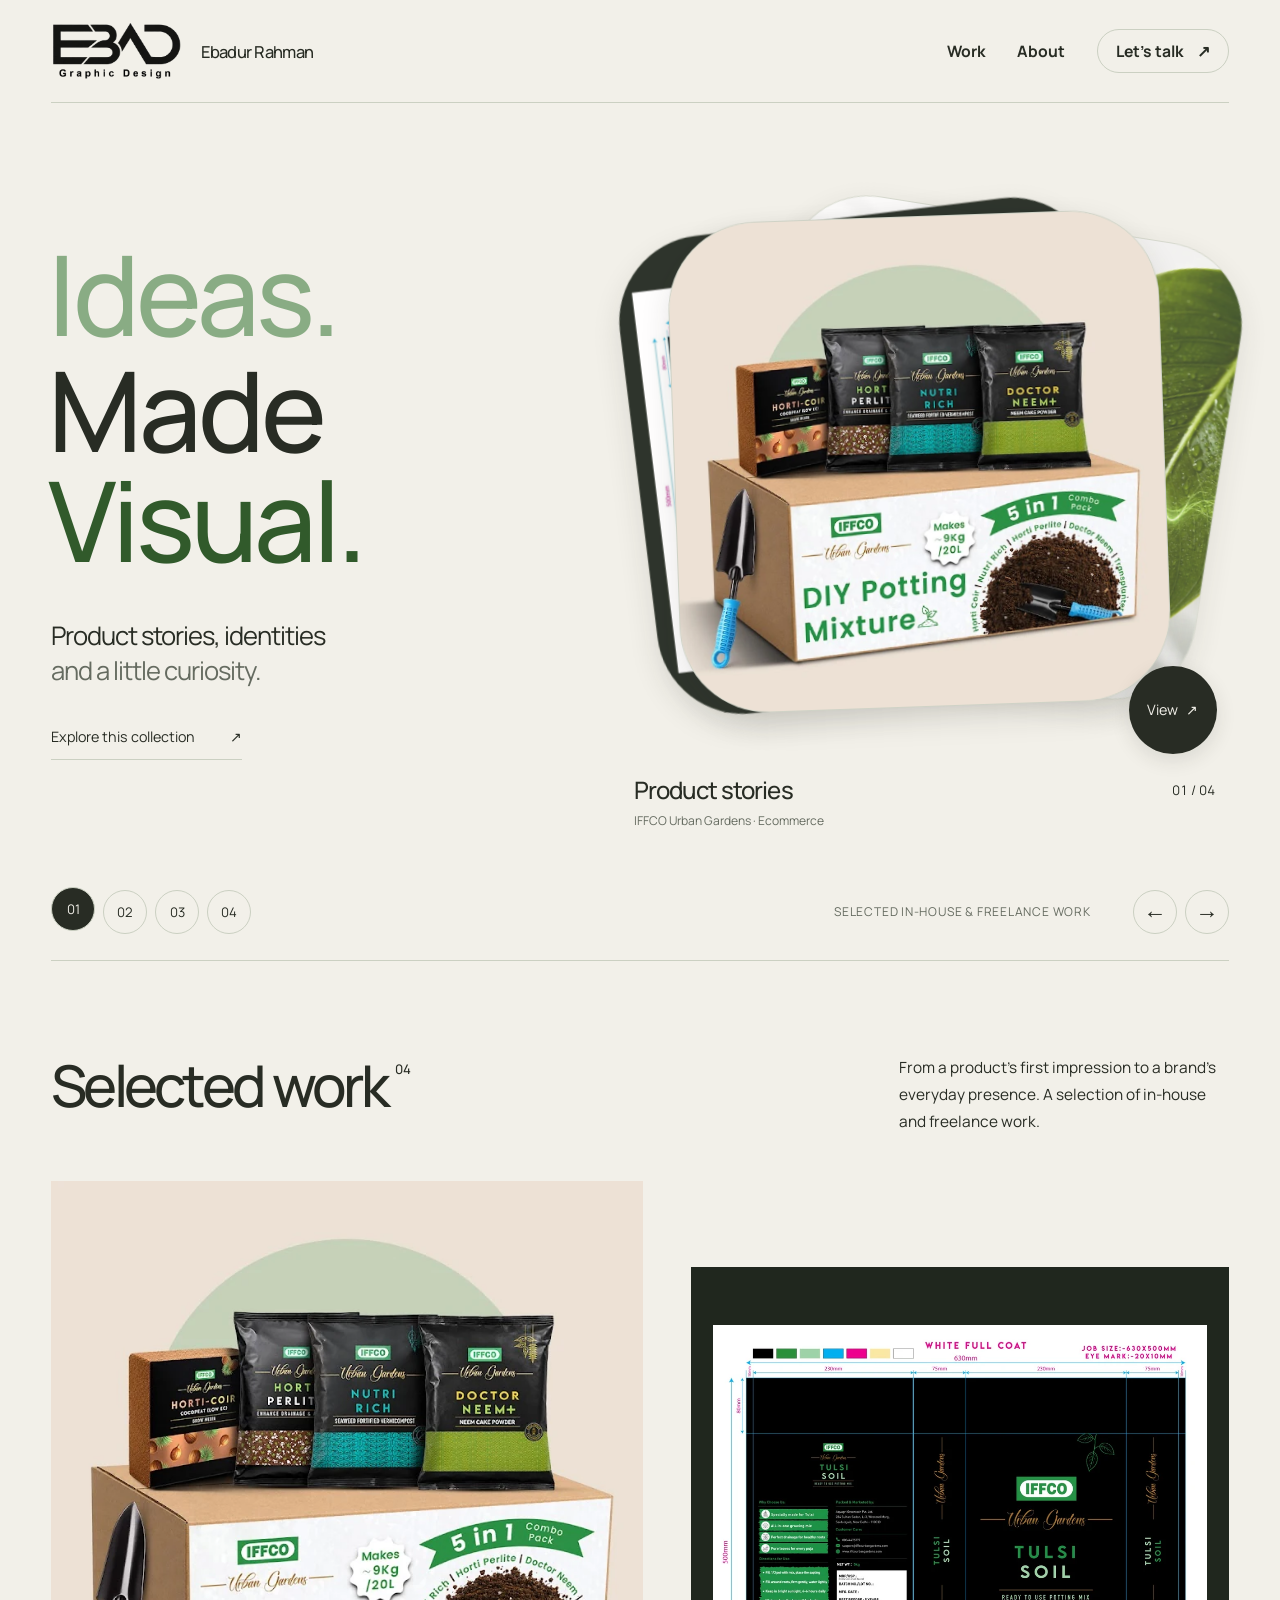
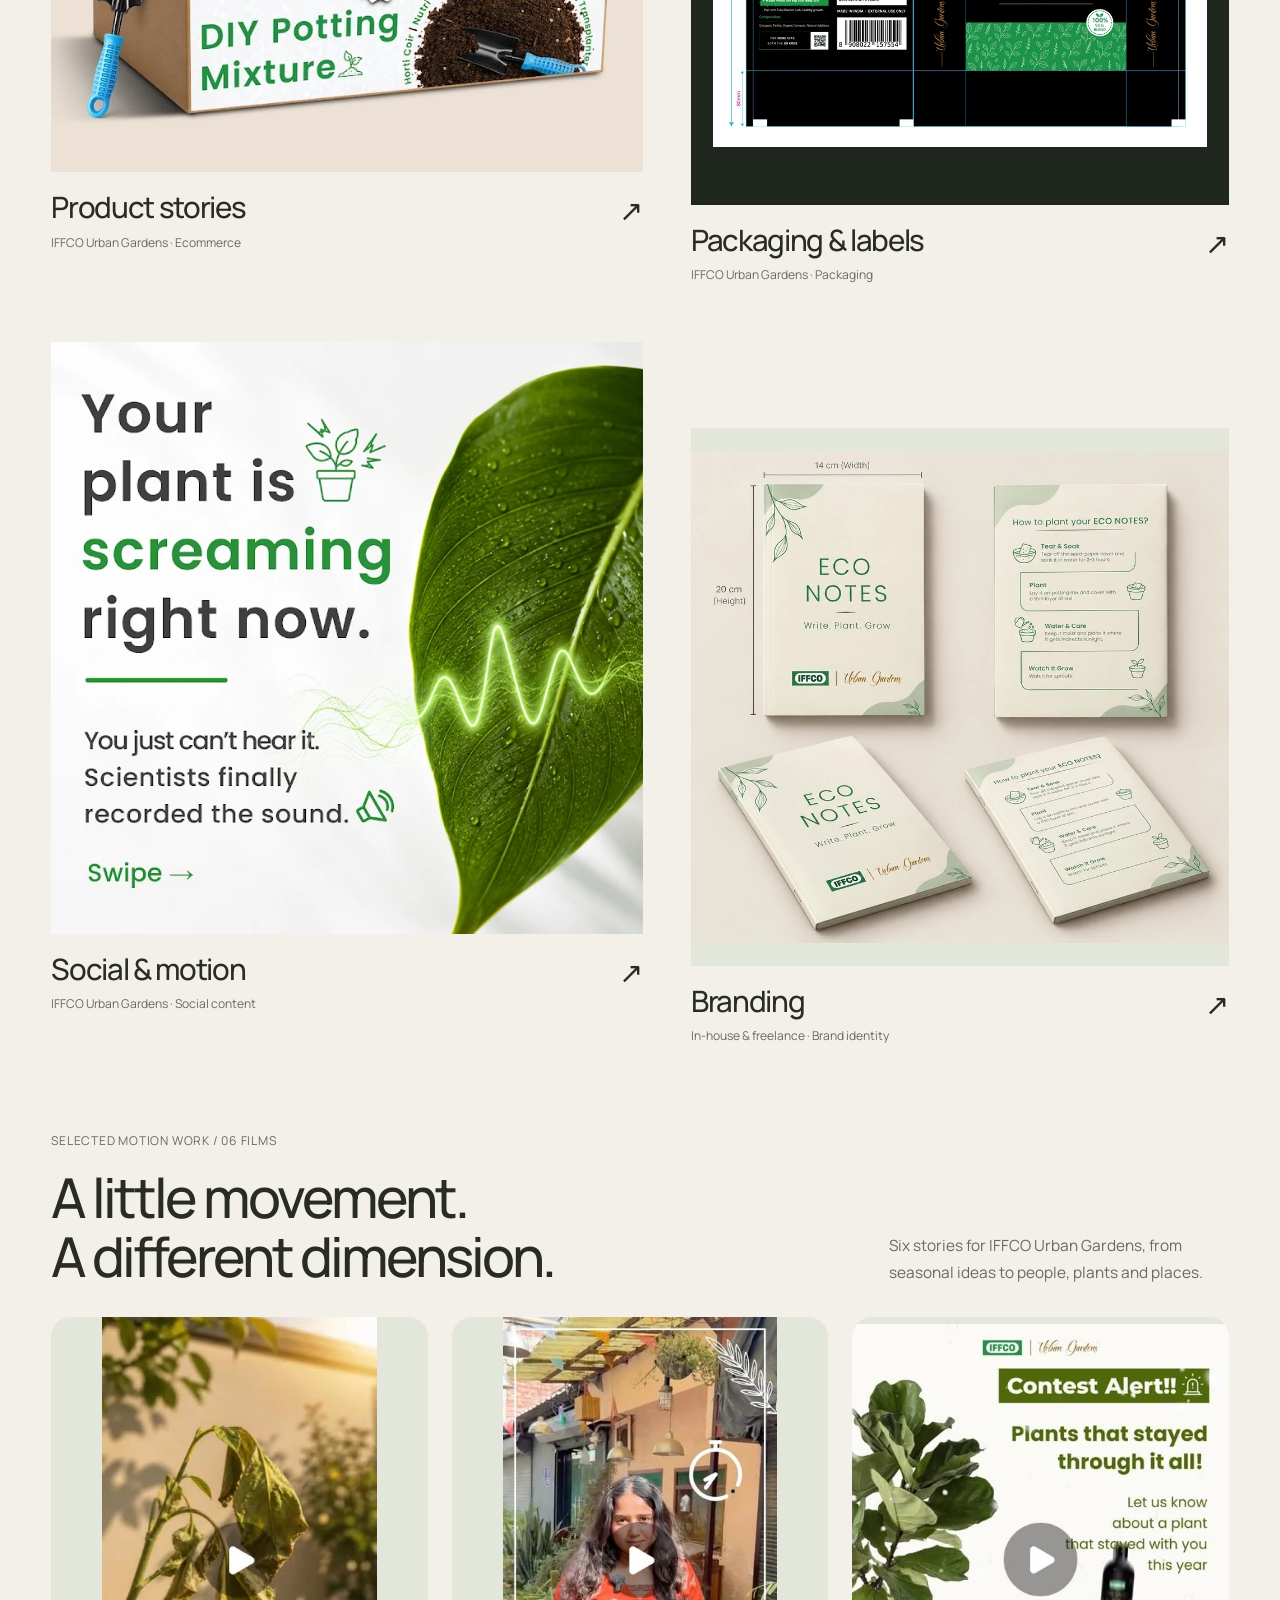
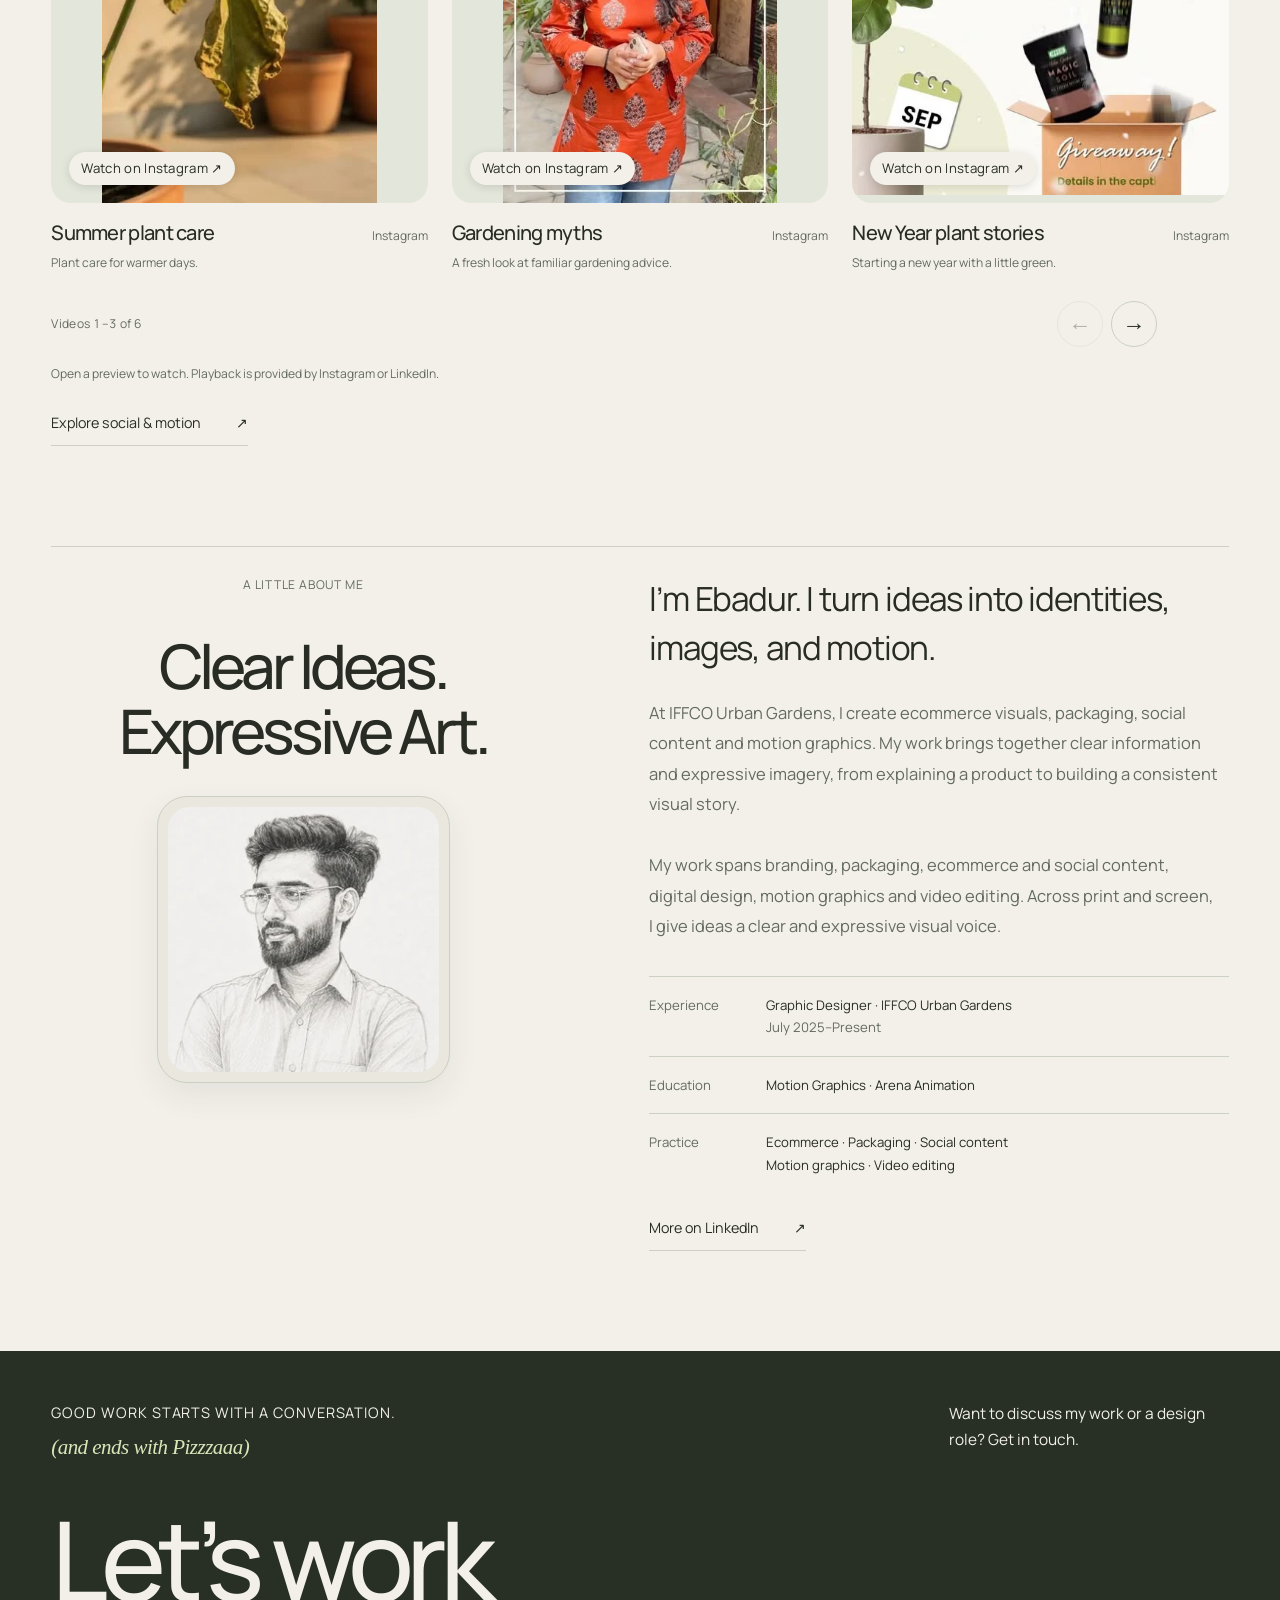
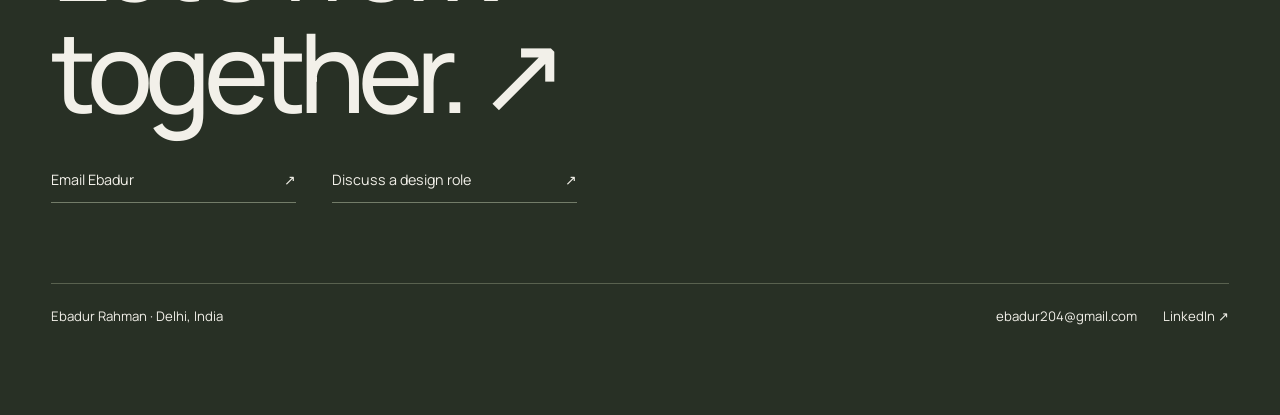
<file: index.html>
<!doctype html>
<html lang="en"><head><meta charset="utf-8"><meta name="viewport" content="width=device-width,initial-scale=1"><meta name="theme-color" content="#f2f0e9"><title>Ebadur Rahman — Graphic Designer &amp; Video Editor</title><meta name="description" content="Graphic design and motion for products and brands. Explore Ebadur Rahman’s ecommerce, packaging, social and identity work."><meta property="og:type" content="website"><meta property="og:title" content="Ebadur Rahman — Graphic Designer &amp; Video Editor"><meta property="og:description" content="Graphic design and motion for products and brands. Explore Ebadur Rahman’s ecommerce, packaging, social and identity work."><meta name="twitter:card" content="summary"><link rel="icon" href="./favicon.svg" type="image/svg+xml"><link rel="preload" href="./assets/manrope-latin.woff2" as="font" type="font/woff2" crossorigin><link rel="stylesheet" href="./styles.css?v=20261007-launch"><link rel="stylesheet" href="./card-previews.css?v=20261007-launch"><link rel="stylesheet" href="./motion-gallery.css?v=20261007-social"><script src="./app.js?v=20261007-launch" defer></script><script src="./card-previews.js?v=20261007-launch" defer></script><script src="./motion-gallery.js?v=20261007-social" defer></script><script src="./hero-words.js?v=20261007-launch" defer></script><link rel="stylesheet" href="./artwork-viewer.css?v=20261007-launch"><script src="./artwork-viewer.js?v=20261007-launch" defer></script><script src="./return-control.js?v=20261007-launch" defer></script><link rel="stylesheet" href="./social-embeds.css?v=20261007-social"><script src="./social-embeds.js?v=20261007-social" defer></script></head><body data-base="./" id="top"><a class="skip-link" href="#main">Skip to content</a><div class="read-progress" aria-hidden="true"></div>
<header class="site-header wrap"><a class="logo" href="./" aria-label="Ebadur Rahman — home"><span class="logo-mark" data-logo-index="0"><span class="logo-frame" data-logo-active="true" aria-hidden="true"><img src="./assets/display/logo-graphic-design-400.webp" width="400" height="185" alt="" decoding="async"></span><span class="logo-frame" data-logo-active="false" aria-hidden="true"><img src="./assets/display/logo-motion-graphics-400.webp" width="400" height="185" alt="" decoding="async"></span><span class="logo-frame" data-logo-active="false" aria-hidden="true"><img src="./assets/display/logo-uiux-400.webp" width="400" height="185" alt="" decoding="async"></span></span><span class="header-name">Ebadur Rahman</span></a><nav class="site-nav" aria-label="Main navigation"><a href="./#work">Work</a><a href="./#about">About</a><a class="pill" href="#contact">Let’s talk <span class="arrow" aria-hidden="true">↗</span></a></nav></header><main id="main"><section class="hero wrap" aria-labelledby="hero-title"><div class="hero-copy"><h1 id="hero-title" aria-label="Ideas. Made Visual."><span class="text-mask" aria-hidden="true"><span class="hero-ideas">Ideas.</span></span><span class="text-mask" aria-hidden="true"><span>Made <span class="hero-visual" data-hero-words aria-hidden="true"><span class="hero-word" data-hero-word data-word-active="true">Visual.</span><span class="hero-word" data-hero-word data-word-active="false">Visible.</span><span class="hero-word" data-hero-word data-word-active="false">Visceral.</span></span></span></span></h1><p class="hero-intro">Product stories, identities<br><span>and a little curiosity.</span></p><a class="text-link" href="work/product-stories/" data-selected-link data-project-link>Explore this collection <span class="arrow" aria-hidden="true">↗</span></a></div><div class="artwork-feature" data-deck><div class="artwork-stage" aria-label="Selected artwork stack. Use the numbered controls to explore collections."><div class="artwork-deck"><div class="deck-layer" data-depth="2" data-kind="social" aria-hidden="true"><img src="./assets/social-1.webp" srcset="./assets/social-1-480.webp 480w, ./assets/social-1.webp 720w" sizes="(max-width: 720px) 90vw, 46vw" width="720" height="720" alt="" class="" loading="eager" decoding="async"></div><div class="deck-layer" data-depth="1" data-kind="packaging" aria-hidden="true"><img src="./assets/display/packaging-tulsi-soil-960.webp" sizes="(max-width: 720px) 90vw, 46vw" width="1600" height="1367" alt="" class="" loading="eager" decoding="async"  srcset="./assets/display/packaging-tulsi-soil-480.webp 480w, ./assets/display/packaging-tulsi-soil-960.webp 960w, ./assets/display/packaging-tulsi-soil-1600.webp 1600w"></div><div class="deck-layer" data-depth="0" data-kind="product"><img src="./assets/ecommerce-1.webp" srcset="./assets/ecommerce-1-480.webp 480w, ./assets/ecommerce-1.webp 720w" sizes="(max-width: 720px) 90vw, 46vw" width="720" height="720" alt="IFFCO Urban Gardens DIY Potting Mixture packs in a cream and sage product composition" class="" fetchpriority="high" decoding="async"></div></div><a class="view-orb" href="work/product-stories/" data-selected-link data-project-link aria-label="View Product stories">View <span aria-hidden="true">↗</span></a></div><div class="artwork-caption" aria-live="polite" aria-atomic="true"><div><h2 data-title>Product stories</h2><p data-meta>IFFCO Urban Gardens · Ecommerce</p></div><span class="counter" data-counter>01 / 04</span></div></div></section><div class="deck-controls wrap js-only"><div class="deck-tabs" role="group" aria-label="Choose a collection"><button type="button" data-select="0" aria-label="01 Product stories" aria-pressed="true">01</button><button type="button" data-select="1" aria-label="02 Packaging &amp; labels" aria-pressed="false">02</button><button type="button" data-select="2" aria-label="03 Social &amp; motion" aria-pressed="false">03</button><button type="button" data-select="3" aria-label="04 Branding" aria-pressed="false">04</button></div><span class="eyebrow muted">Selected in-house &amp; freelance work</span><div class="deck-arrows"><button type="button" data-step="-1" aria-label="Previous collection">←</button><button type="button" data-step="1" aria-label="Next collection">→</button></div></div>
<section class="section wrap" id="work" aria-labelledby="work-title"><div class="section-heading" data-reveal><h2 id="work-title">Selected work<sup aria-hidden="true">04</sup></h2><p>From a product’s first impression to a brand’s everyday presence. A selection of in-house and freelance work.</p></div><div class="work-grid"><a class="work-card" href="work/product-stories/" data-project-link data-reveal data-preview><span class="work-art product"><img src="./assets/ecommerce-1.webp" srcset="./assets/ecommerce-1-480.webp 480w, ./assets/ecommerce-1.webp 720w" sizes="(max-width: 720px) 90vw, 46vw" width="720" height="720" alt="IFFCO Urban Gardens DIY Potting Mixture packs in a cream and sage product composition" class="work-cover work-preview-frame" data-preview-frame="0" data-preview-current="true" loading="lazy" decoding="async"><img data-preview-src="./assets/ecommerce-4.webp" data-preview-srcset="./assets/ecommerce-4-480.webp 480w, ./assets/ecommerce-4.webp 720w" sizes="(max-width: 720px) 90vw, 46vw" width="720" height="720" alt="" aria-hidden="true" class="work-alternate work-preview-frame" data-preview-frame="1" data-preview-current="false" loading="lazy" decoding="async"><img data-preview-src="./assets/ecommerce-6.webp" data-preview-srcset="./assets/ecommerce-6-480.webp 480w, ./assets/ecommerce-6.webp 720w" sizes="(max-width: 720px) 90vw, 46vw" width="720" height="720" alt="" aria-hidden="true" class="work-preview work-preview-frame" data-preview-frame="2" data-preview-current="false" loading="lazy" decoding="async"><span class="work-open" aria-hidden="true">Explore More <span>↗</span></span></span><div class="work-info"><h3>Product stories</h3><p>IFFCO Urban Gardens · Ecommerce</p><span class="arrow" aria-hidden="true">↗</span></div></a><a class="work-card" href="work/packaging-labels/" data-project-link data-reveal data-preview><span class="work-art packaging"><img src="./assets/display/packaging-tulsi-soil-960.webp" sizes="(max-width: 720px) 90vw, 46vw" width="1600" height="1367" alt="IFFCO Tulsi Soil packaging layout in black and green with front, back, side panels and print guides" class="work-cover work-preview-frame" loading="lazy" decoding="async" data-preview-frame="0" data-preview-current="true" srcset="./assets/display/packaging-tulsi-soil-480.webp 480w, ./assets/display/packaging-tulsi-soil-960.webp 960w, ./assets/display/packaging-tulsi-soil-1600.webp 1600w"><img data-preview-src="./assets/display/packaging-epsom-salt-960.webp" sizes="(max-width: 720px) 90vw, 46vw" width="5000" height="4273" alt="" class="work-alternate work-preview-frame" loading="lazy" decoding="async" data-preview-frame="1" data-preview-current="false" data-preview-srcset="./assets/display/packaging-epsom-salt-480.webp 480w, ./assets/display/packaging-epsom-salt-960.webp 960w, ./assets/display/packaging-epsom-salt-1600.webp 1600w, ./assets/display/packaging-epsom-salt-2160.webp 2160w"><img data-preview-src="./assets/display/packaging-npk-960.webp" sizes="(max-width: 720px) 90vw, 46vw" width="1600" height="540" alt="" class="work-alternate work-preview-frame" loading="lazy" decoding="async" data-preview-frame="2" data-preview-current="false" data-preview-srcset="./assets/display/packaging-npk-480.webp 480w, ./assets/display/packaging-npk-960.webp 960w, ./assets/display/packaging-npk-1600.webp 1600w"><span class="work-open" aria-hidden="true">Explore More <span>↗</span></span></span><div class="work-info"><h3>Packaging &amp; labels</h3><p>IFFCO Urban Gardens · Packaging</p><span class="arrow" aria-hidden="true">↗</span></div></a><a class="work-card" href="work/social-motion/" data-project-link data-reveal data-preview><span class="work-art social"><img src="./assets/social-1.webp" srcset="./assets/social-1-480.webp 480w, ./assets/social-1.webp 720w" sizes="(max-width: 720px) 90vw, 46vw" width="720" height="720" alt="Green leaf and a luminous waveform beside the headline Your plant is screaming right now" class="work-cover work-preview-frame" data-preview-frame="0" data-preview-current="true" loading="lazy" decoding="async"><img data-preview-src="./assets/social-2.webp" data-preview-srcset="./assets/social-2-480.webp 480w, ./assets/social-2.webp 720w" sizes="(max-width: 720px) 90vw, 46vw" width="720" height="720" alt="" aria-hidden="true" class="work-alternate work-preview-frame" data-preview-frame="1" data-preview-current="false" loading="lazy" decoding="async"><img data-preview-src="./assets/social-3.webp" data-preview-srcset="./assets/social-3-480.webp 480w, ./assets/social-3.webp 720w" sizes="(max-width: 720px) 90vw, 46vw" width="720" height="720" alt="" aria-hidden="true" class="work-preview work-preview-frame" data-preview-frame="2" data-preview-current="false" loading="lazy" decoding="async"><span class="work-open" aria-hidden="true">Explore More <span>↗</span></span></span><div class="work-info"><h3>Social &amp; motion</h3><p>IFFCO Urban Gardens · Social content</p><span class="arrow" aria-hidden="true">↗</span></div></a><a class="work-card" href="work/bright-edge/" data-project-link data-reveal data-preview><span class="work-art brand"><img src="./assets/display/branding-plantable-diaries-960.webp" sizes="(max-width: 720px) 90vw, 46vw" width="1312" height="1199" alt="Cream and sage ECO NOTES plantable diary mockups showing front and back covers and planting instructions" class="work-cover work-preview-frame" data-preview-frame="0" data-preview-current="true" loading="lazy" decoding="async" srcset="./assets/display/branding-plantable-diaries-480.webp 480w, ./assets/display/branding-plantable-diaries-960.webp 960w, ./assets/display/branding-plantable-diaries-1312.webp 1312w"><img data-preview-src="./assets/display/branding-red-dash-media-brochure-960.webp" sizes="(max-width: 720px) 90vw, 46vw" width="1600" height="1200" alt="" aria-hidden="true" class="work-alternate work-preview-frame" data-preview-frame="1" data-preview-current="false" loading="lazy" decoding="async" data-preview-srcset="./assets/display/branding-red-dash-media-brochure-480.webp 480w, ./assets/display/branding-red-dash-media-brochure-960.webp 960w, ./assets/display/branding-red-dash-media-brochure-1600.webp 1600w"><img data-preview-src="./assets/display/brightedge-sign-960.webp" sizes="(max-width: 720px) 90vw, 46vw" width="1400" height="1938" alt="" aria-hidden="true" class="work-preview work-preview-frame" data-preview-frame="2" data-preview-current="false" loading="lazy" decoding="async" data-preview-srcset="./assets/display/brightedge-sign-480.webp 480w, ./assets/display/brightedge-sign-960.webp 960w, ./assets/display/brightedge-sign-1400.webp 1400w"><span class="work-open" aria-hidden="true">Explore More <span>↗</span></span></span><div class="work-info"><h3>Branding</h3><p>In-house &amp; freelance · Brand identity</p><span class="arrow" aria-hidden="true">↗</span></div></a></div></section>
<section class="film-gallery wrap" id="motion" aria-labelledby="home-motion-title" data-motion-gallery><div class="film-gallery-heading"><div><p class="eyebrow muted">Selected motion work / 06 films</p><h2 id="home-motion-title">A little movement.<br>A different dimension.</h2></div><p>Six stories for IFFCO Urban Gardens, from seasonal ideas to people, plants and places.</p></div><p class="sr-only" id="home-motion-help">When this gallery is focused, use the left and right arrow keys to scroll between videos. Open a preview to watch its original social post.</p><div class="motion-rail" id="home-motion-rail" data-motion-rail role="group" aria-label="Six selected films" aria-describedby="home-motion-help" tabindex="0"><article class="motion-card" aria-labelledby="home-film-1-title"><div class="motion-player"><a class="motion-preview" data-social-video data-video-index="0" data-video-title="Summer plant care" data-provider="Instagram" data-embed-src="https://www.instagram.com/p/DZB9IclFeFu/embed/?cr=1&amp;v=14" href="https://www.instagram.com/reel/DZB9IclFeFu/" target="_blank" rel="noopener noreferrer" aria-label="Watch Summer plant care on Instagram"><img src="./assets/social-video-02.webp" alt="Preview of Summer plant care" width="361" height="640" loading="lazy" decoding="async"><span class="motion-preview-label">Watch on Instagram ↗</span></a></div><div class="motion-card-heading"><h3 id="home-film-1-title">Summer plant care</h3><span class="motion-platform">Instagram</span></div><p class="motion-card-meta">Plant care for warmer days.</p></article><article class="motion-card" aria-labelledby="home-film-2-title"><div class="motion-player"><a class="motion-preview" data-social-video data-video-index="1" data-video-title="Gardening myths" data-provider="Instagram" data-embed-src="https://www.instagram.com/p/DZmBWjbIF2E/embed/?cr=1&amp;v=14" href="https://www.instagram.com/reel/DZmBWjbIF2E/" target="_blank" rel="noopener noreferrer" aria-label="Watch Gardening myths on Instagram"><img src="./assets/social-video-03.webp" alt="Preview of Gardening myths" width="360" height="640" loading="lazy" decoding="async"><span class="motion-preview-label">Watch on Instagram ↗</span></a></div><div class="motion-card-heading"><h3 id="home-film-2-title">Gardening myths</h3><span class="motion-platform">Instagram</span></div><p class="motion-card-meta">A fresh look at familiar gardening advice.</p></article><article class="motion-card" aria-labelledby="home-film-3-title"><div class="motion-player"><a class="motion-preview" data-social-video data-video-index="2" data-video-title="New Year plant stories" data-provider="Instagram" data-embed-src="https://www.instagram.com/p/DStzoTmDAmr/embed/?cr=1&amp;v=14" href="https://www.instagram.com/reel/DStzoTmDAmr/" target="_blank" rel="noopener noreferrer" aria-label="Watch New Year plant stories on Instagram"><img src="./assets/social-video-04.webp" alt="Preview of New Year plant stories" width="512" height="640" loading="lazy" decoding="async"><span class="motion-preview-label">Watch on Instagram ↗</span></a></div><div class="motion-card-heading"><h3 id="home-film-3-title">New Year plant stories</h3><span class="motion-platform">Instagram</span></div><p class="motion-card-meta">Starting a new year with a little green.</p></article><article class="motion-card" aria-labelledby="home-film-4-title"><div class="motion-player"><a class="motion-preview" data-social-video data-video-index="3" data-video-title="Gardens through Gardeners’ Lens" data-provider="LinkedIn" data-embed-src="https://www.linkedin.com/embed/feed/update/urn:li:activity:7495807704121167872?compact=true" href="https://www.linkedin.com/posts/iffcourbangardens_gardens-through-gardeners-lens-world-photography-activity-7495807704121167872-G7z3" target="_blank" rel="noopener noreferrer" aria-label="Watch Gardens through Gardeners’ Lens on LinkedIn"><img src="./assets/social-video-05.webp" alt="Preview of Gardens through Gardeners’ Lens" width="540" height="960" loading="lazy" decoding="async"><span class="motion-preview-label">Watch on LinkedIn ↗</span></a></div><div class="motion-card-heading"><h3 id="home-film-4-title">Gardens through Gardeners’ Lens</h3><span class="motion-platform">LinkedIn</span></div><p class="motion-card-meta">World Photography Day.</p></article><article class="motion-card" aria-labelledby="home-film-5-title"><div class="motion-player"><a class="motion-preview" data-social-video data-video-index="4" data-video-title="A greener workstation" data-provider="LinkedIn" data-embed-src="https://www.linkedin.com/embed/feed/update/urn:li:activity:7461013797382553601?compact=true" href="https://www.linkedin.com/posts/iffcourbangardens_indias-summers-vs-wrokstation-activity-7461013797382553601-vaxZ" target="_blank" rel="noopener noreferrer" aria-label="Watch A greener workstation on LinkedIn"><img src="./assets/social-video-06.webp" alt="Preview of A greener workstation" width="720" height="792" loading="lazy" decoding="async"><span class="motion-preview-label">Watch on LinkedIn ↗</span></a></div><div class="motion-card-heading"><h3 id="home-film-5-title">A greener workstation</h3><span class="motion-platform">LinkedIn</span></div><p class="motion-card-meta">India’s summers, workspaces and greenery.</p></article><article class="motion-card" aria-labelledby="home-film-6-title"><div class="motion-player"><a class="motion-preview" data-social-video data-video-index="5" data-video-title="The Garden Nest" data-provider="LinkedIn" data-embed-src="https://www.linkedin.com/embed/feed/update/urn:li:activity:7453312917422149632?compact=true" href="https://www.linkedin.com/posts/iffcourbangardens_murali-krishna-founder-of-the-garden-nest-activity-7453312917422149632-hyEy" target="_blank" rel="noopener noreferrer" aria-label="Watch The Garden Nest on LinkedIn"><img src="./assets/social-video-07.webp" alt="Preview of The Garden Nest" width="698" height="960" loading="lazy" decoding="async"><span class="motion-preview-label">Watch on LinkedIn ↗</span></a></div><div class="motion-card-heading"><h3 id="home-film-6-title">The Garden Nest</h3><span class="motion-platform">LinkedIn</span></div><p class="motion-card-meta">Murali Krishna shares his IFFCO Urban Gardens experience.</p></article></div><div class="motion-rail-controls" hidden><p class="motion-rail-status" data-motion-status role="status" aria-live="polite" aria-atomic="true">6 videos</p><div class="motion-rail-buttons"><button class="motion-rail-button" type="button" data-motion-prev aria-label="Previous video" aria-controls="home-motion-rail" disabled>←</button><button class="motion-rail-button" type="button" data-motion-next aria-label="Next video" aria-controls="home-motion-rail">→</button></div></div><p class="film-gallery-note">Open a preview to watch. Playback is provided by Instagram or LinkedIn.</p><a class="text-link film-gallery-link" href="./work/social-motion/">Explore social &amp; motion <span class="arrow" aria-hidden="true">↗</span></a></section>
<section class="about wrap" id="about" aria-labelledby="about-title"><div class="about-identity" data-reveal><p class="eyebrow muted">A little about me</p><h2 id="about-title">Clear Ideas.<br>Expressive Art.</h2><figure class="about-portrait"><img src="./assets/display/ebadur-portrait-277.webp" alt="Black-and-white illustrated portrait of Ebadur Rahman" width="277" height="271" loading="lazy" decoding="async"></figure></div><div data-reveal><p class="about-intro">I’m Ebadur. I turn ideas into identities, images, and motion.</p><p class="about-description">At IFFCO Urban Gardens, I create ecommerce visuals, packaging, social content and motion graphics. My work brings together clear information and expressive imagery, from explaining a product to building a consistent visual story.<br><br>My work spans branding, packaging, ecommerce and social content, digital design, motion graphics and video editing. Across print and screen, I give ideas a clear and expressive visual voice.</p><dl class="facts"><div><dt>Experience</dt><dd>Graphic Designer · IFFCO Urban Gardens<br><span class="muted">July 2025–Present</span></dd></div><div><dt>Education</dt><dd>Motion Graphics · Arena Animation</dd></div><div><dt>Practice</dt><dd>Ecommerce · Packaging · Social content<br>Motion graphics · Video editing</dd></div></dl><a class="text-link" href="https://www.linkedin.com/in/ebadur-rahman-415523361" target="_blank" rel="noopener noreferrer">More on LinkedIn <span class="arrow" aria-hidden="true">↗</span></a></div></section></main><footer class="contact" id="contact"><div class="wrap"><div class="contact-top"><p class="eyebrow">Good work starts with a conversation.<span class="contact-aside">(and ends with Pizzzaaa)</span></p><p>Want to discuss my work or a design role? Get in touch.</p></div><h2>Let’s work<span>together. <span aria-hidden="true" style="display:inline">↗</span></span></h2><div class="contact-actions"><a class="text-link" href="mailto:ebadur204@gmail.com">Email Ebadur <span class="arrow" aria-hidden="true">↗</span></a><a class="text-link" href="mailto:ebadur204@gmail.com?subject=Let%E2%80%99s%20discuss%20a%20design%20role">Discuss a design role <span class="arrow" aria-hidden="true">↗</span></a></div><div class="footer-bottom"><span>Ebadur Rahman · Delhi, India</span><div class="footer-links"><a href="mailto:ebadur204@gmail.com">ebadur204@gmail.com</a><a href="https://www.linkedin.com/in/ebadur-rahman-415523361" target="_blank" rel="noopener noreferrer">LinkedIn ↗</a></div></div></div></footer>
<a class="floating-return" hidden href="#top" aria-label="Back to top" title="Back to top"><svg viewBox="0 0 24 24" aria-hidden="true"><path d="M12 20V4m-7 7 7-7 7 7"/></svg></a>
<dialog class="art-dialog" aria-label="Artwork viewer"><div class="dialog-top"><p data-dialog-caption aria-live="polite"></p><button type="button" class="dialog-close" data-dialog-close aria-label="Close artwork viewer">Close ×</button></div><img class="dialog-image" alt=""><div class="dialog-bottom"><span data-dialog-count aria-live="polite"></span><div class="dialog-controls"><button class="circle-button" type="button" data-dialog-prev aria-label="Previous artwork">←</button><button class="circle-button" type="button" data-dialog-next aria-label="Next artwork">→</button></div></div></dialog></body></html>
</file>
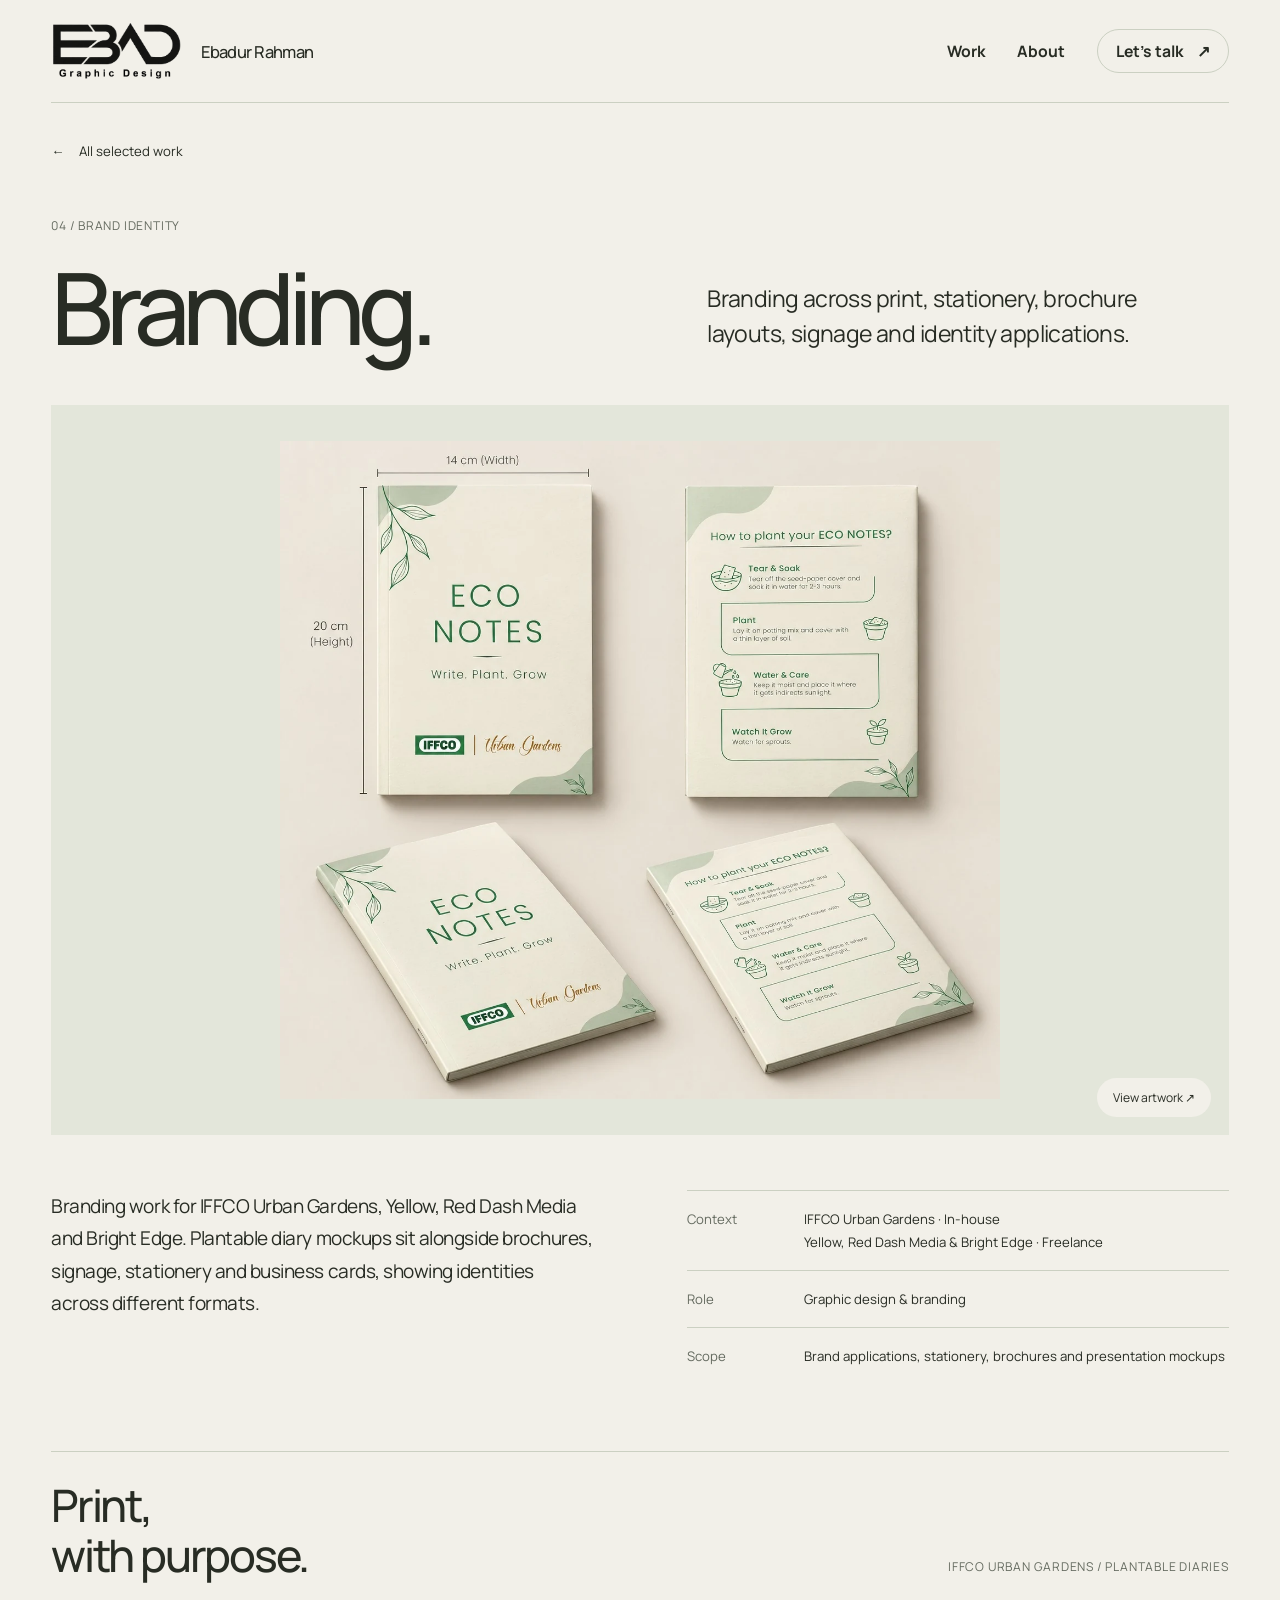
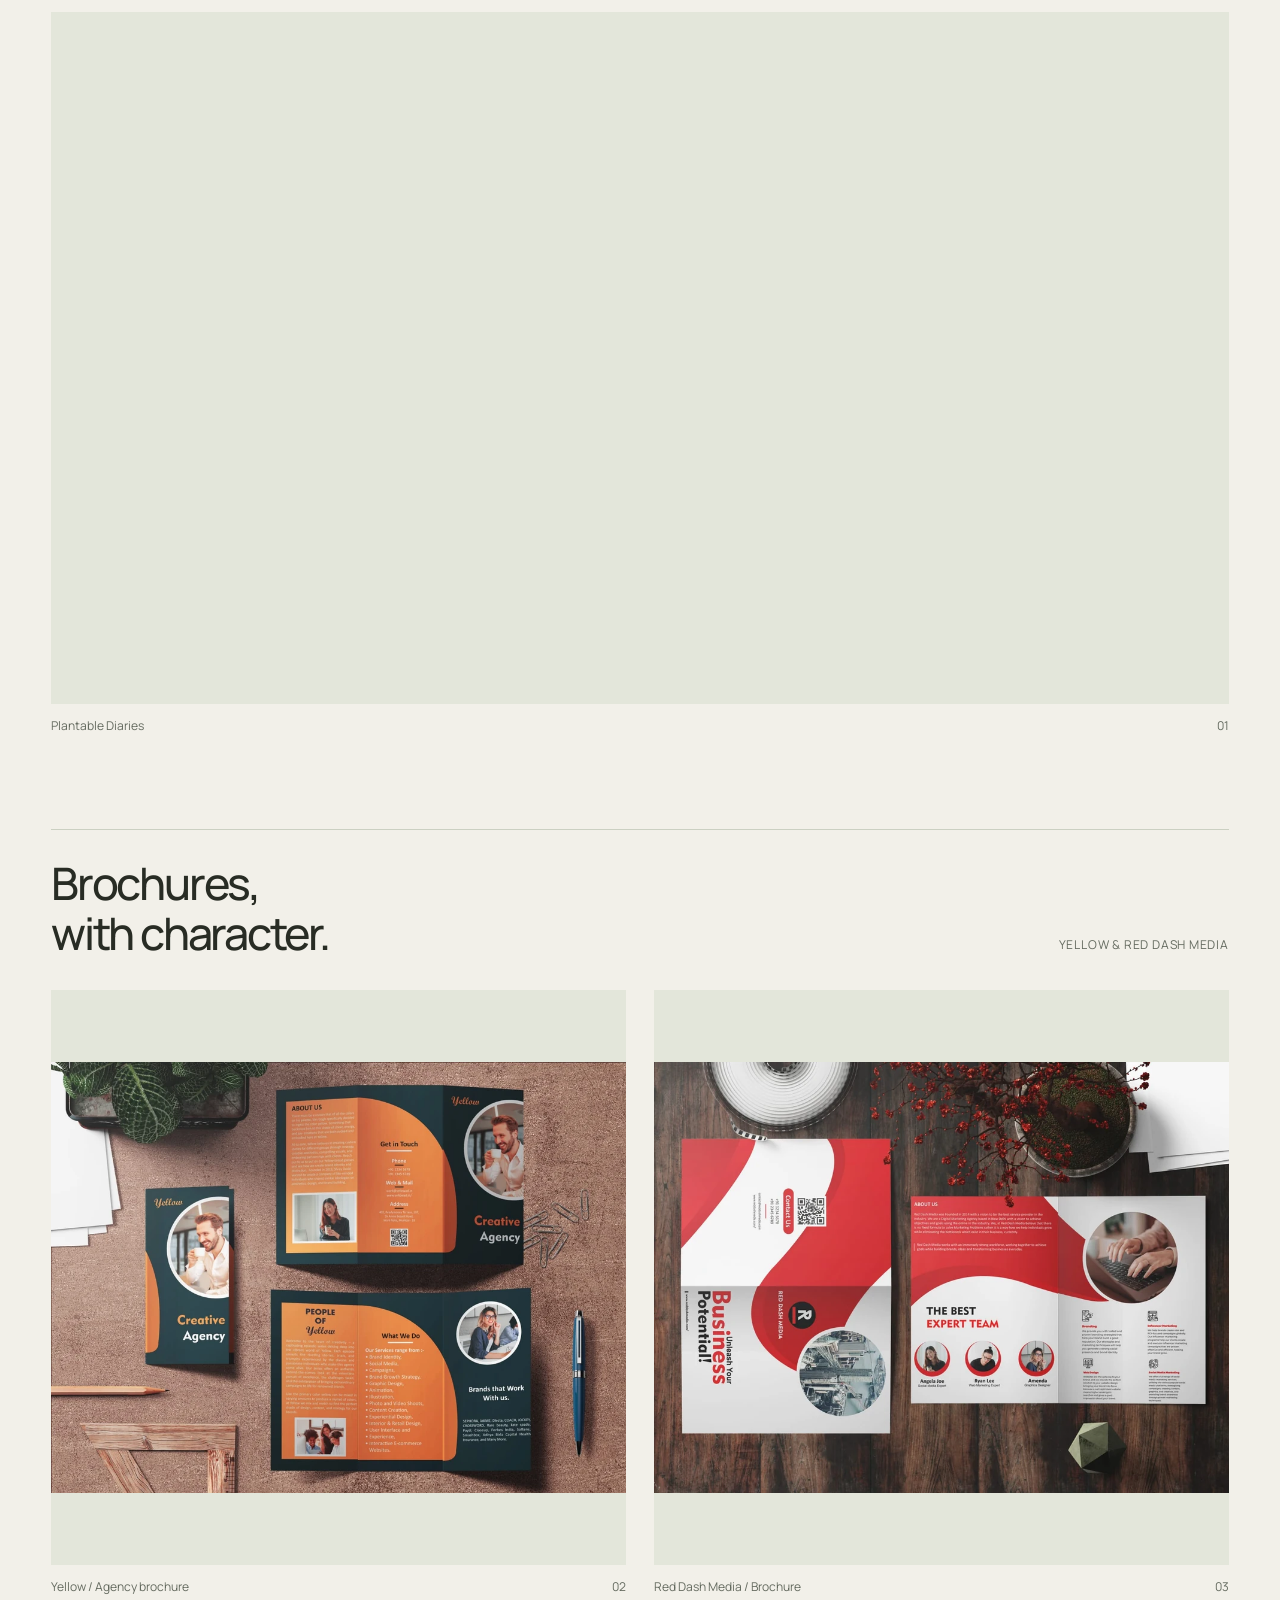
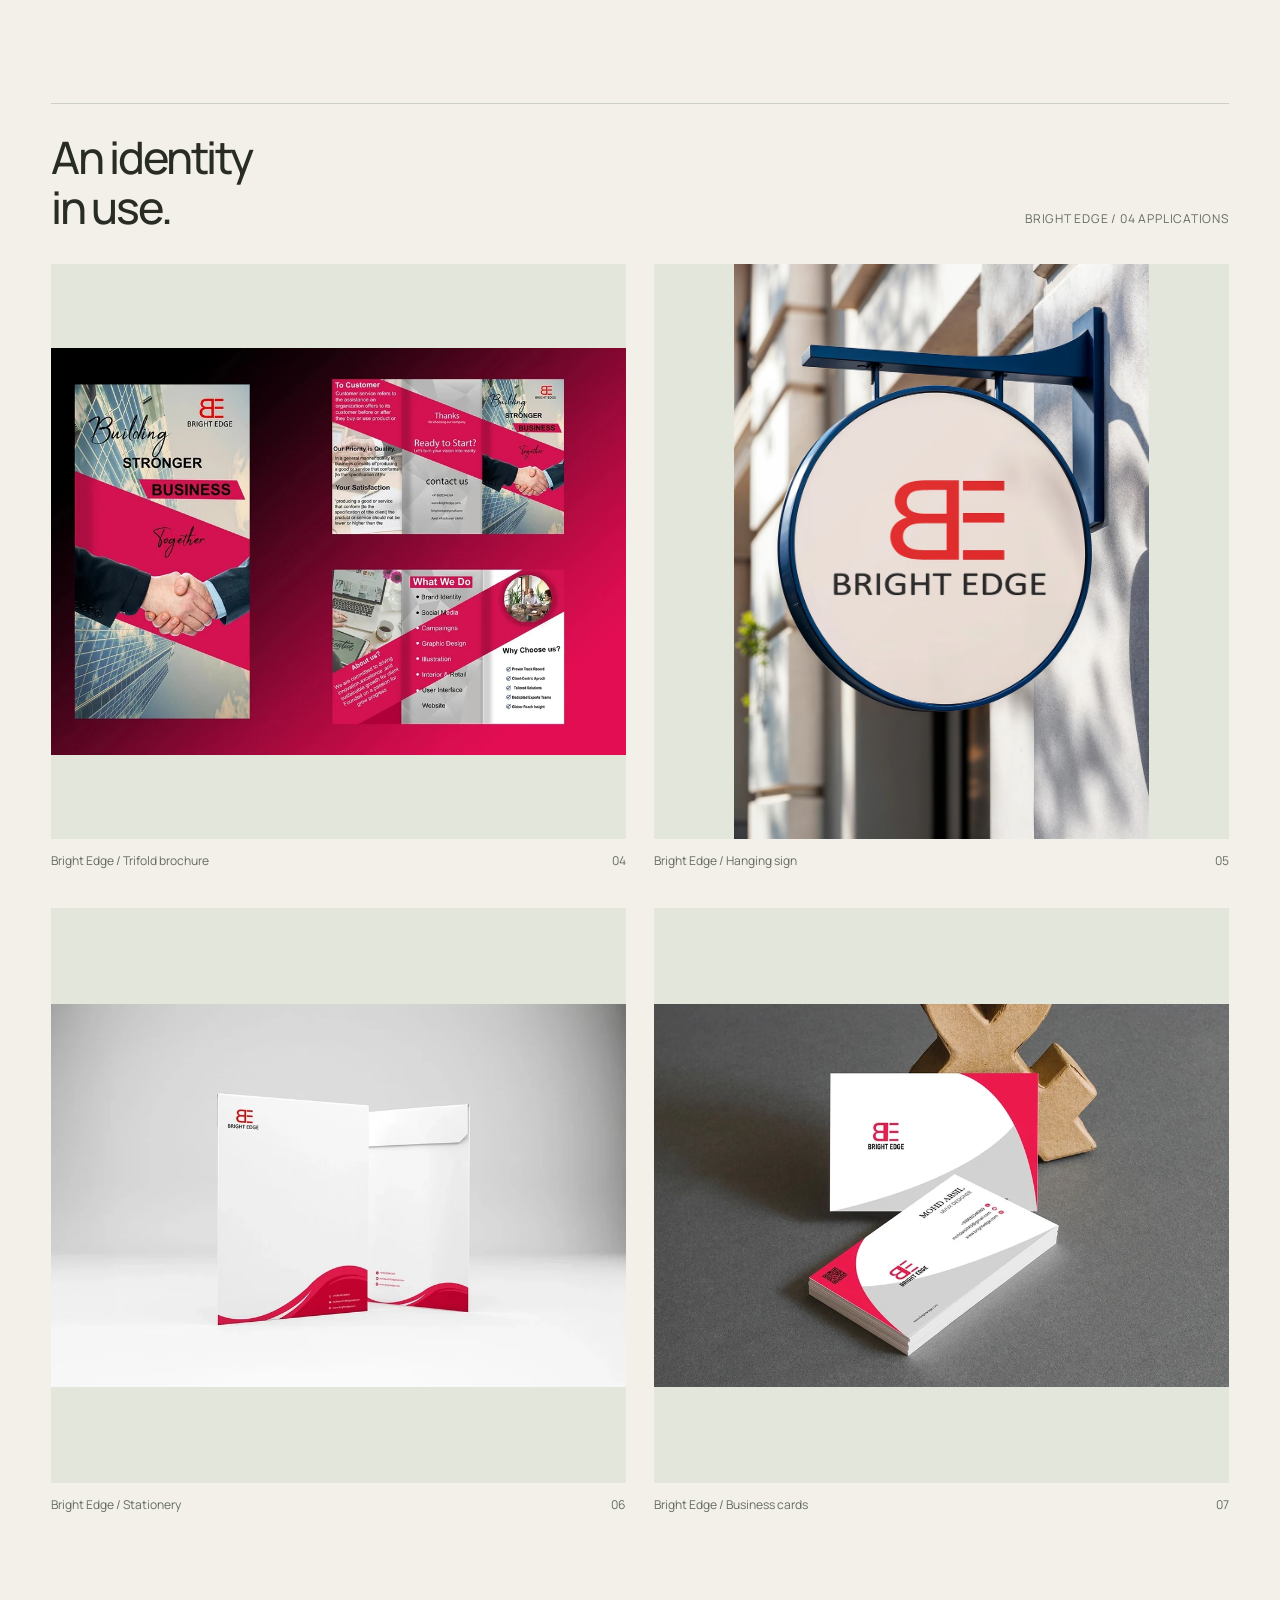
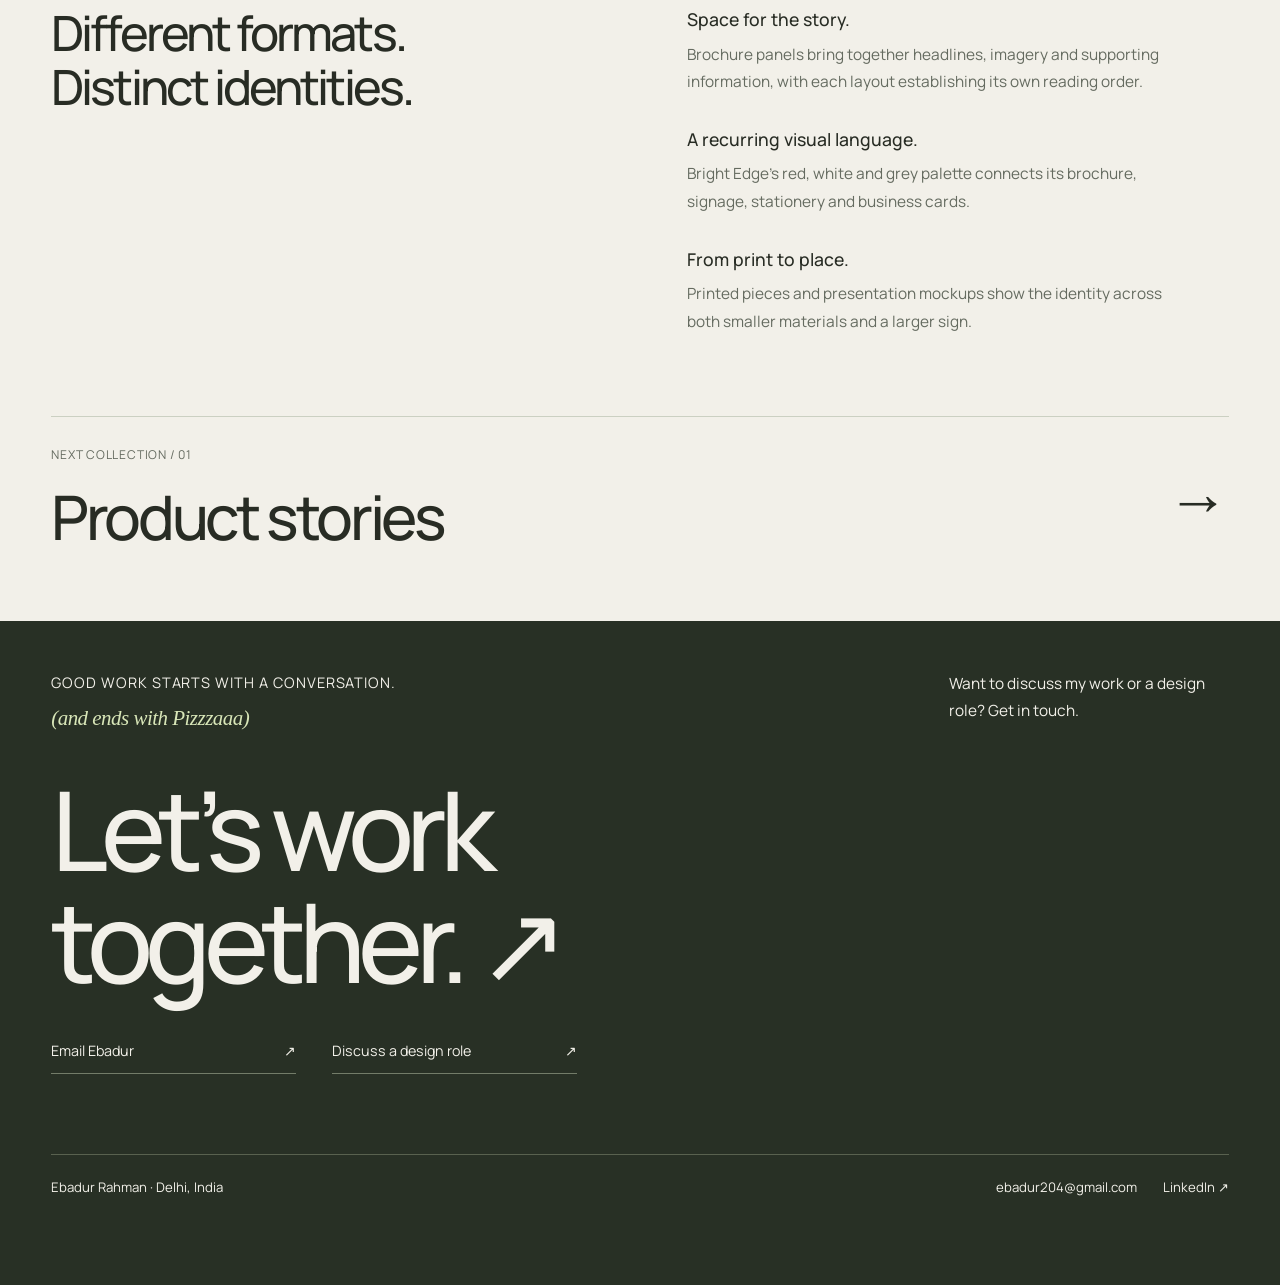
<file: work/bright-edge/index.html>
<!doctype html>
<html lang="en"><head><meta charset="utf-8"><meta name="viewport" content="width=device-width,initial-scale=1"><meta name="theme-color" content="#f2f0e9"><title>Branding — Ebadur Rahman</title><meta name="description" content="Branding across print, stationery, brochure layouts, signage and identity applications."><meta property="og:type" content="website"><meta property="og:title" content="Branding — Ebadur Rahman"><meta property="og:description" content="Branding across print, stationery, brochure layouts, signage and identity applications."><meta name="twitter:card" content="summary"><link rel="icon" href="../../favicon.svg" type="image/svg+xml"><link rel="preload" href="../../assets/manrope-latin.woff2" as="font" type="font/woff2" crossorigin><link rel="stylesheet" href="../../styles.css?v=20261007-launch"><script src="../../app.js?v=20261007-launch" defer></script><link rel="stylesheet" href="../../artwork-viewer.css?v=20261007-launch"><script src="../../artwork-viewer.js?v=20261007-launch" defer></script><script src="../../return-control.js?v=20261007-launch" defer></script></head><body data-base="../../" id="top"><a class="skip-link" href="#main">Skip to content</a><div class="read-progress" aria-hidden="true"></div>
<header class="site-header wrap"><a class="logo" href="../../" aria-label="Ebadur Rahman — home"><span class="logo-mark" data-logo-index="0"><span class="logo-frame" data-logo-active="true" aria-hidden="true"><img src="../../assets/display/logo-graphic-design-400.webp" width="400" height="185" alt="" decoding="async"></span><span class="logo-frame" data-logo-active="false" aria-hidden="true"><img src="../../assets/display/logo-motion-graphics-400.webp" width="400" height="185" alt="" decoding="async"></span><span class="logo-frame" data-logo-active="false" aria-hidden="true"><img src="../../assets/display/logo-uiux-400.webp" width="400" height="185" alt="" decoding="async"></span></span><span class="header-name">Ebadur Rahman</span></a><nav class="site-nav" aria-label="Main navigation"><a href="../../#work">Work</a><a href="../../#about">About</a><a class="pill" href="#contact">Let’s talk <span class="arrow" aria-hidden="true">↗</span></a></nav></header><main id="main"><div class="project-top wrap"><a class="back-link" href="../../#work"><span class="arrow" aria-hidden="true">←</span> All selected work</a><div class="project-heading"><div><p class="eyebrow muted">04 / Brand identity</p><h1>Branding.</h1></div><p class="project-lead">Branding across print, stationery, brochure layouts, signage and identity applications.</p></div></div><a class="case-hero wrap brand" href="../../assets/branding-plantable-diaries.jpeg" data-gallery="collection" data-caption="Plantable Diaries" aria-label="View artwork: Plantable Diaries"><img src="../../assets/display/branding-plantable-diaries-960.webp" width="1312" height="1199" alt="Cream and sage ECO NOTES plantable diary mockups showing front and back covers and planting instructions" class="case-hero-image" style="view-transition-name:project-art" fetchpriority="high" decoding="async" srcset="../../assets/display/branding-plantable-diaries-480.webp 480w, ../../assets/display/branding-plantable-diaries-960.webp 960w, ../../assets/display/branding-plantable-diaries-1312.webp 1312w" sizes="(max-width: 720px) 90vw, 90vw"><span class="enlarge-hint" aria-hidden="true">View artwork ↗</span></a><div class="wrap"><section class="overview" aria-label="Collection overview" data-reveal><p>Branding work for IFFCO Urban Gardens, Yellow, Red Dash Media and Bright Edge. Plantable diary mockups sit alongside brochures, signage, stationery and business cards, showing identities across different formats.</p><dl class="facts"><div><dt>Context</dt><dd>IFFCO Urban Gardens · In-house<br>Yellow, Red Dash Media &amp; Bright Edge · Freelance</dd></div><div><dt>Role</dt><dd>Graphic design &amp; branding</dd></div><div><dt>Scope</dt><dd>Brand applications, stationery, brochures and presentation mockups</dd></div></dl></section><section aria-labelledby="stationery-title"><div class="gallery-heading" data-reveal><h2 id="stationery-title">Print,<br>with purpose.</h2><p class="eyebrow muted">IFFCO Urban Gardens / Plantable Diaries</p></div><div class="gallery"><figure class="wide" data-reveal><a class="gallery-art" href="../../assets/branding-plantable-diaries.jpeg" data-gallery="collection" data-caption="Plantable Diaries" aria-label="Enlarge Plantable Diaries"><img src="../../assets/display/branding-plantable-diaries-960.webp" width="1312" height="1199" alt="Cream and sage ECO NOTES plantable diary mockups showing front and back covers and planting instructions" loading="lazy" decoding="async" srcset="../../assets/display/branding-plantable-diaries-480.webp 480w, ../../assets/display/branding-plantable-diaries-960.webp 960w, ../../assets/display/branding-plantable-diaries-1312.webp 1312w" sizes="(max-width: 720px) 90vw, 680px"></a><figcaption><span>Plantable Diaries</span><span>01</span></figcaption></figure></div></section><section class="section" aria-labelledby="gallery-title"><div class="gallery-heading" data-reveal><h2 id="gallery-title">Brochures,<br>with character.</h2><p class="eyebrow muted">Yellow &amp; Red Dash Media</p></div><div class="gallery"><figure data-reveal><a class="gallery-art" href="../../assets/branding-yellow-agency-trifold.jpeg" data-gallery="collection" data-caption="Yellow / Agency brochure" aria-label="Enlarge Yellow / Agency brochure"><img src="../../assets/display/branding-yellow-agency-trifold-960.webp" width="1600" height="1200" alt="Dark teal and orange Yellow trifold brochure, shown folded and open on a cork surface with circular photos" loading="lazy" decoding="async" srcset="../../assets/display/branding-yellow-agency-trifold-480.webp 480w, ../../assets/display/branding-yellow-agency-trifold-960.webp 960w, ../../assets/branding-yellow-agency-trifold.jpeg 1600w" sizes="(max-width: 720px) 90vw, 46vw"></a><figcaption><span>Yellow / Agency brochure</span><span>02</span></figcaption></figure><figure data-reveal><a class="gallery-art" href="../../assets/branding-red-dash-media-brochure.jpeg" data-gallery="collection" data-caption="Red Dash Media / Brochure" aria-label="Enlarge Red Dash Media / Brochure"><img src="../../assets/display/branding-red-dash-media-brochure-960.webp" width="1600" height="1200" alt="Red and white Red Dash Media brochure, showing outside and inside spreads with curved shapes and circular photos on wood" loading="lazy" decoding="async" srcset="../../assets/display/branding-red-dash-media-brochure-480.webp 480w, ../../assets/display/branding-red-dash-media-brochure-960.webp 960w, ../../assets/display/branding-red-dash-media-brochure-1600.webp 1600w" sizes="(max-width: 720px) 90vw, 46vw"></a><figcaption><span>Red Dash Media / Brochure</span><span>03</span></figcaption></figure></div></section><section class="section" aria-labelledby="identity-title"><div class="gallery-heading" data-reveal><h2 id="identity-title">An identity<br>in use.</h2><p class="eyebrow muted">Bright Edge / 04 applications</p></div><div class="gallery"><figure data-reveal><a class="gallery-art" href="../../assets/brightedge-brochure.jpg" data-gallery="collection" data-caption="Bright Edge / Trifold brochure" aria-label="Enlarge Bright Edge / Trifold brochure"><img src="../../assets/display/brightedge-brochure-960.webp" width="1400" height="990" alt="Bright Edge identity across red and white brochure spreads" loading="lazy" decoding="async" srcset="../../assets/display/brightedge-brochure-480.webp 480w, ../../assets/display/brightedge-brochure-960.webp 960w, ../../assets/display/brightedge-brochure-1400.webp 1400w" sizes="(max-width: 720px) 90vw, 46vw"></a><figcaption><span>Bright Edge / Trifold brochure</span><span>04</span></figcaption></figure><figure data-reveal><a class="gallery-art" href="../../assets/brightedge-sign.jpg" data-gallery="collection" data-caption="Bright Edge / Hanging sign" aria-label="Enlarge Bright Edge / Hanging sign"><img src="../../assets/display/brightedge-sign-960.webp" width="1400" height="1938" alt="Bright Edge red and white brand identity on a circular hanging sign" loading="lazy" decoding="async" srcset="../../assets/display/brightedge-sign-480.webp 480w, ../../assets/display/brightedge-sign-960.webp 960w, ../../assets/display/brightedge-sign-1400.webp 1400w" sizes="(max-width: 720px) 90vw, 46vw"></a><figcaption><span>Bright Edge / Hanging sign</span><span>05</span></figcaption></figure><figure data-reveal><a class="gallery-art" href="../../assets/brightedge-stationery.jpg" data-gallery="collection" data-caption="Bright Edge / Stationery" aria-label="Enlarge Bright Edge / Stationery"><img src="../../assets/display/brightedge-stationery-960.webp" width="1400" height="933" alt="Bright Edge white letterhead and envelope with red curved footers, presented in a stationery mockup" loading="lazy" decoding="async" srcset="../../assets/display/brightedge-stationery-480.webp 480w, ../../assets/display/brightedge-stationery-960.webp 960w, ../../assets/display/brightedge-stationery-1400.webp 1400w" sizes="(max-width: 720px) 90vw, 46vw"></a><figcaption><span>Bright Edge / Stationery</span><span>06</span></figcaption></figure><figure data-reveal><a class="gallery-art" href="../../assets/brightedge-cards.jpg" data-gallery="collection" data-caption="Bright Edge / Business cards" aria-label="Enlarge Bright Edge / Business cards"><img src="../../assets/display/brightedge-cards-960.webp" width="1400" height="933" alt="Bright Edge red, white and grey identity presented on business cards" loading="lazy" decoding="async" srcset="../../assets/display/brightedge-cards-480.webp 480w, ../../assets/display/brightedge-cards-960.webp 960w, ../../assets/display/brightedge-cards-1400.webp 1400w" sizes="(max-width: 720px) 90vw, 46vw"></a><figcaption><span>Bright Edge / Business cards</span><span>07</span></figcaption></figure></div></section><section class="decisions" aria-labelledby="decisions-title"><h2 id="decisions-title" data-reveal>Different formats.<br>Distinct identities.</h2><div class="decision-list"><div data-reveal><h3>Space for the story.</h3><p>Brochure panels bring together headlines, imagery and supporting information, with each layout establishing its own reading order.</p></div><div data-reveal><h3>A recurring visual language.</h3><p>Bright Edge’s red, white and grey palette connects its brochure, signage, stationery and business cards.</p></div><div data-reveal><h3>From print to place.</h3><p>Printed pieces and presentation mockups show the identity across both smaller materials and a larger sign.</p></div></div></section><a class="next-collection" href="../product-stories/"><span class="eyebrow muted">Next collection / 01</span><strong>Product stories</strong><span class="arrow" aria-hidden="true">→</span></a></div></main><footer class="contact" id="contact"><div class="wrap"><div class="contact-top"><p class="eyebrow">Good work starts with a conversation.<span class="contact-aside">(and ends with Pizzzaaa)</span></p><p>Want to discuss my work or a design role? Get in touch.</p></div><h2>Let’s work<span>together. <span aria-hidden="true" style="display:inline">↗</span></span></h2><div class="contact-actions"><a class="text-link" href="mailto:ebadur204@gmail.com">Email Ebadur <span class="arrow" aria-hidden="true">↗</span></a><a class="text-link" href="mailto:ebadur204@gmail.com?subject=Let%E2%80%99s%20discuss%20a%20design%20role">Discuss a design role <span class="arrow" aria-hidden="true">↗</span></a></div><div class="footer-bottom"><span>Ebadur Rahman · Delhi, India</span><div class="footer-links"><a href="mailto:ebadur204@gmail.com">ebadur204@gmail.com</a><a href="https://www.linkedin.com/in/ebadur-rahman-415523361" target="_blank" rel="noopener noreferrer">LinkedIn ↗</a></div></div></div></footer>
<a class="floating-return" hidden href="../../" aria-label="Back to homepage" title="Back to homepage"><svg viewBox="0 0 24 24" aria-hidden="true"><path d="m3 11 9-8 9 8M5 10v11h5v-7h4v7h5V10"/></svg></a>
<dialog class="art-dialog" aria-label="Artwork viewer"><div class="dialog-top"><p data-dialog-caption aria-live="polite"></p><button type="button" class="dialog-close" data-dialog-close aria-label="Close artwork viewer">Close ×</button></div><img class="dialog-image" alt=""><div class="dialog-bottom"><span data-dialog-count aria-live="polite"></span><div class="dialog-controls"><button class="circle-button" type="button" data-dialog-prev aria-label="Previous artwork">←</button><button class="circle-button" type="button" data-dialog-next aria-label="Next artwork">→</button></div></div></dialog></body></html>
</file>
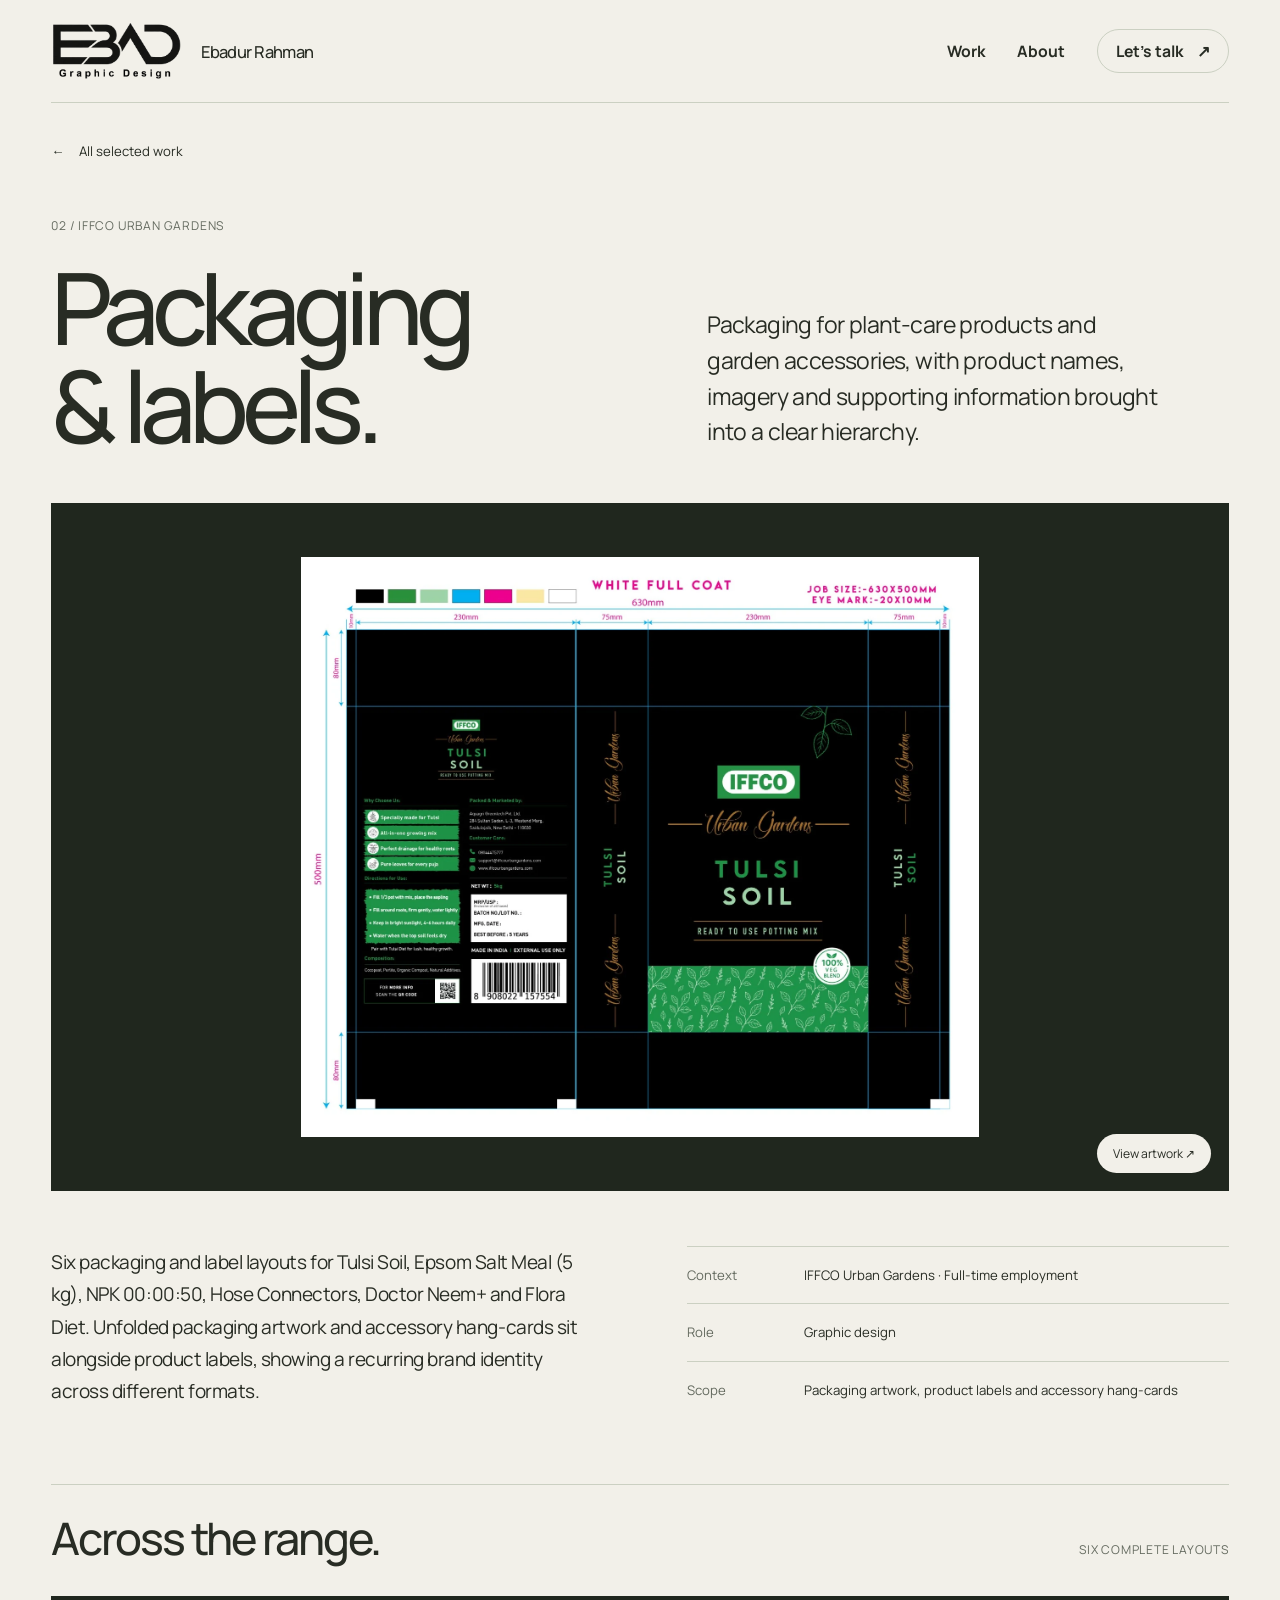
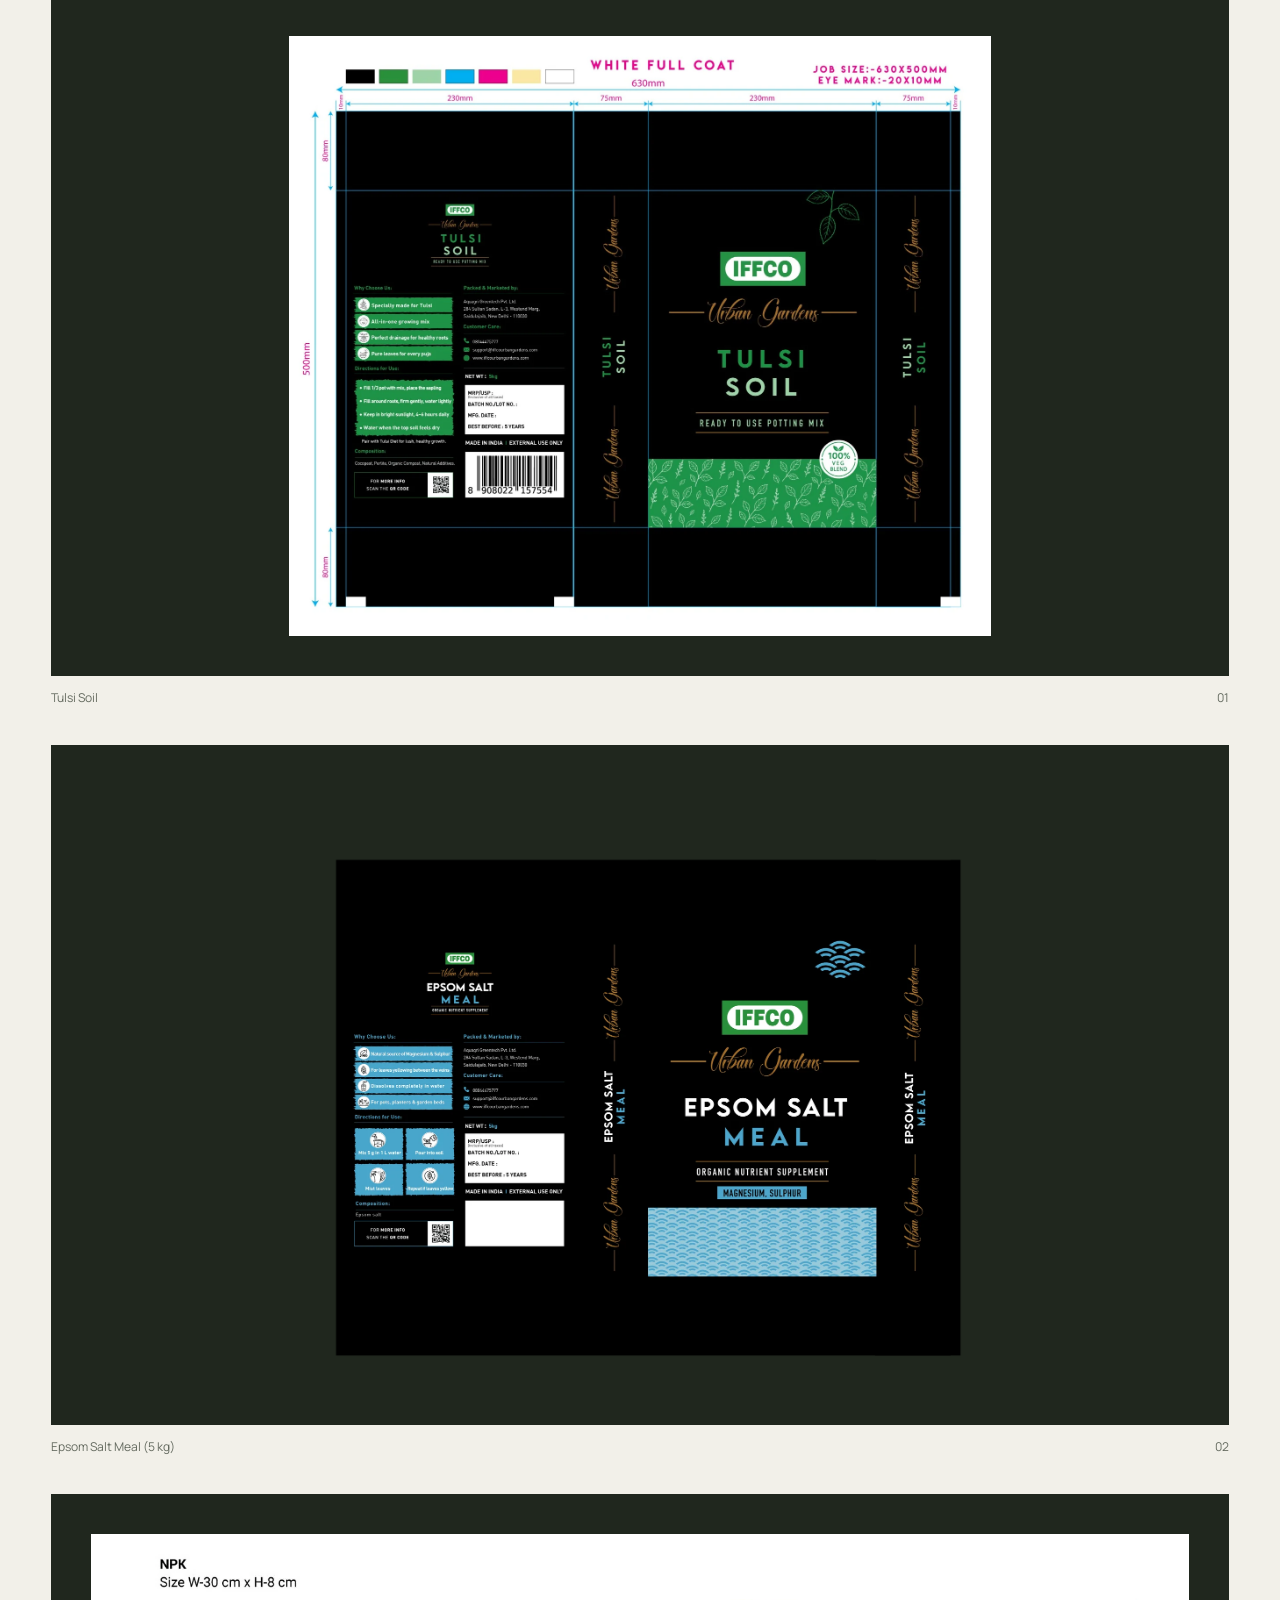
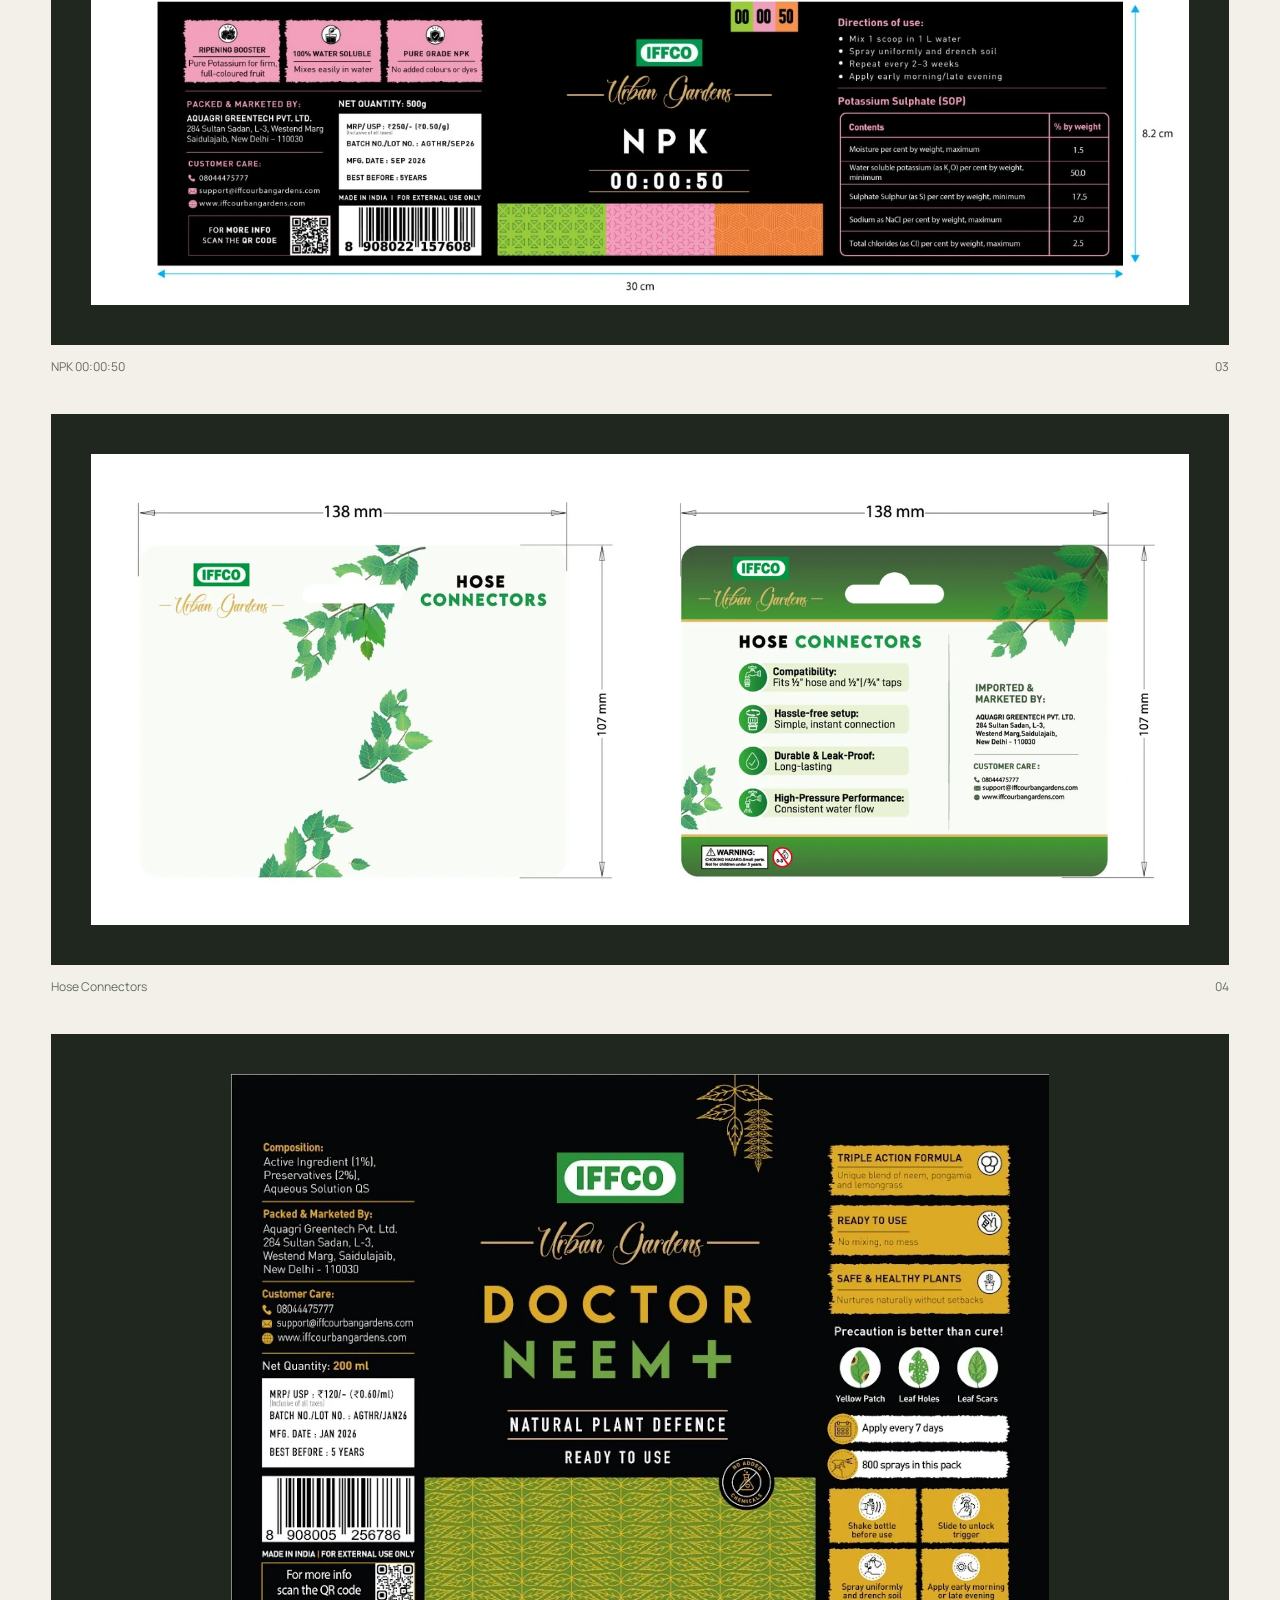
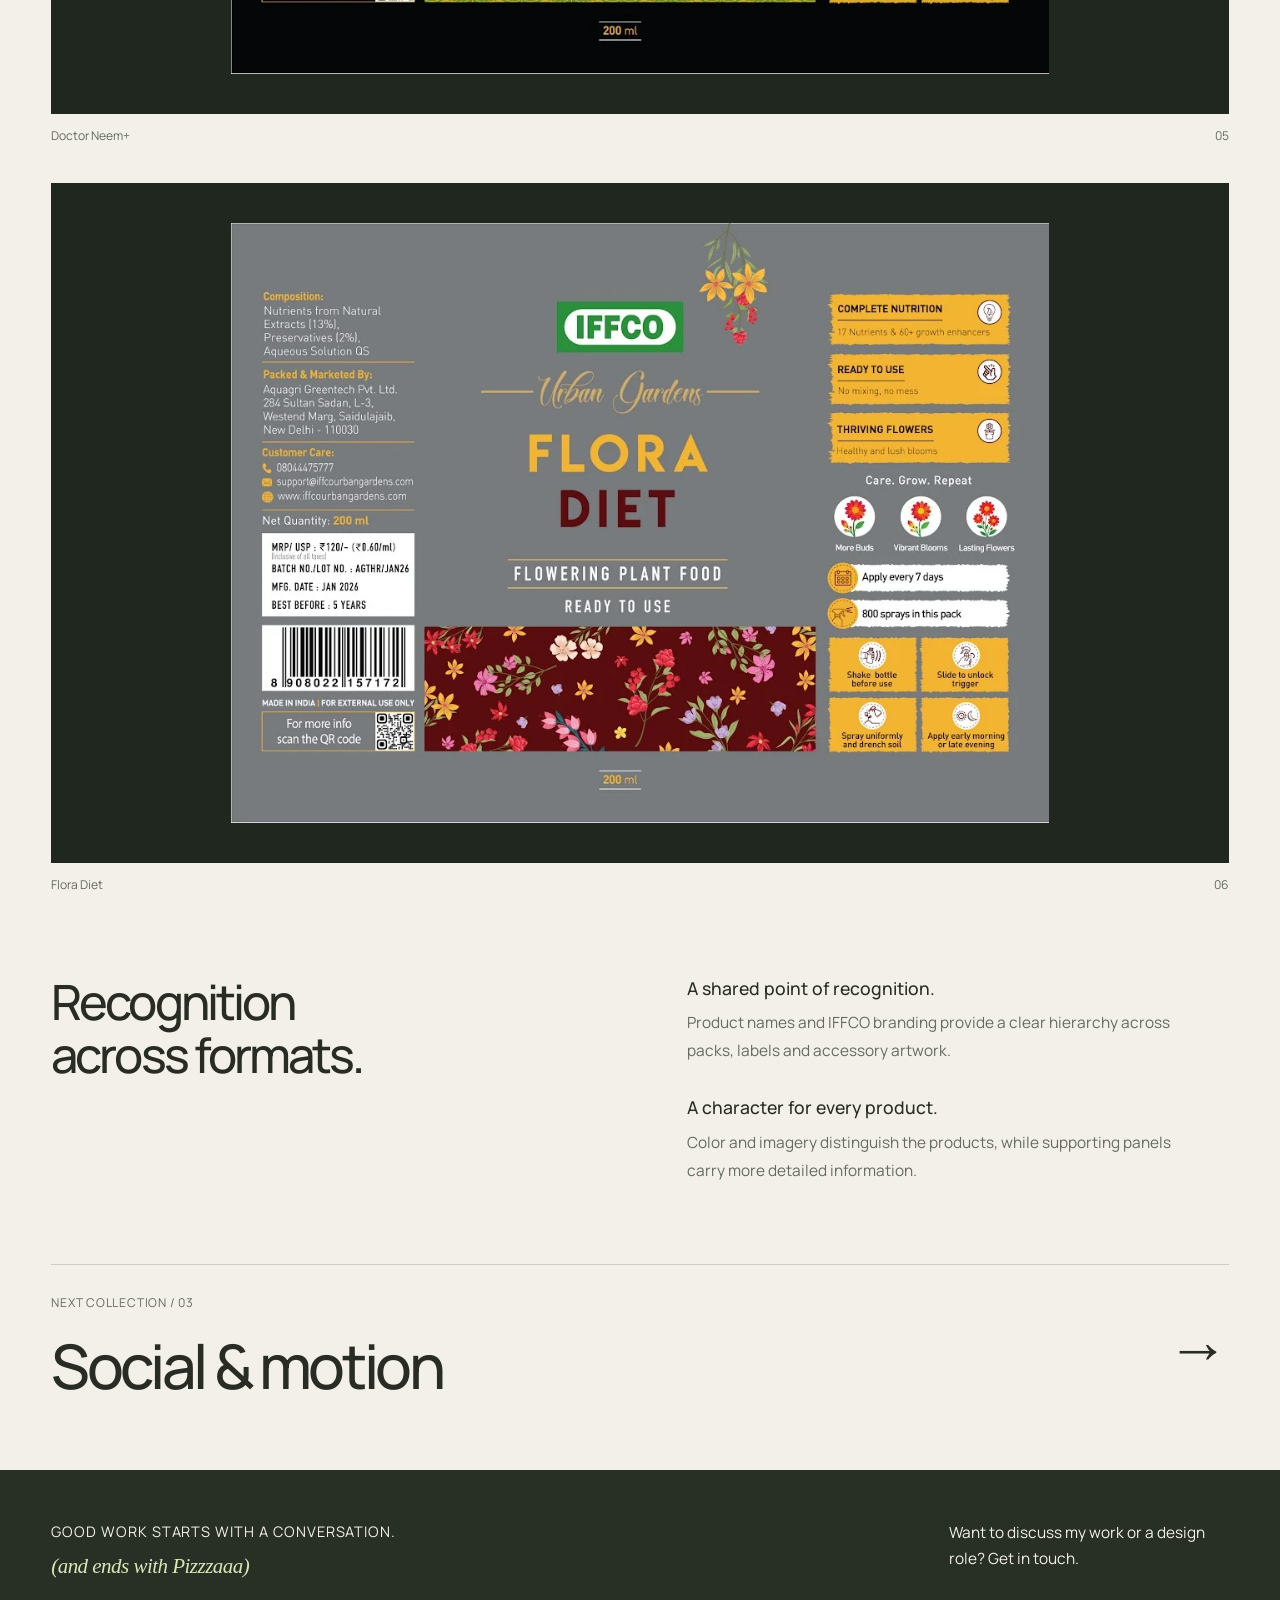
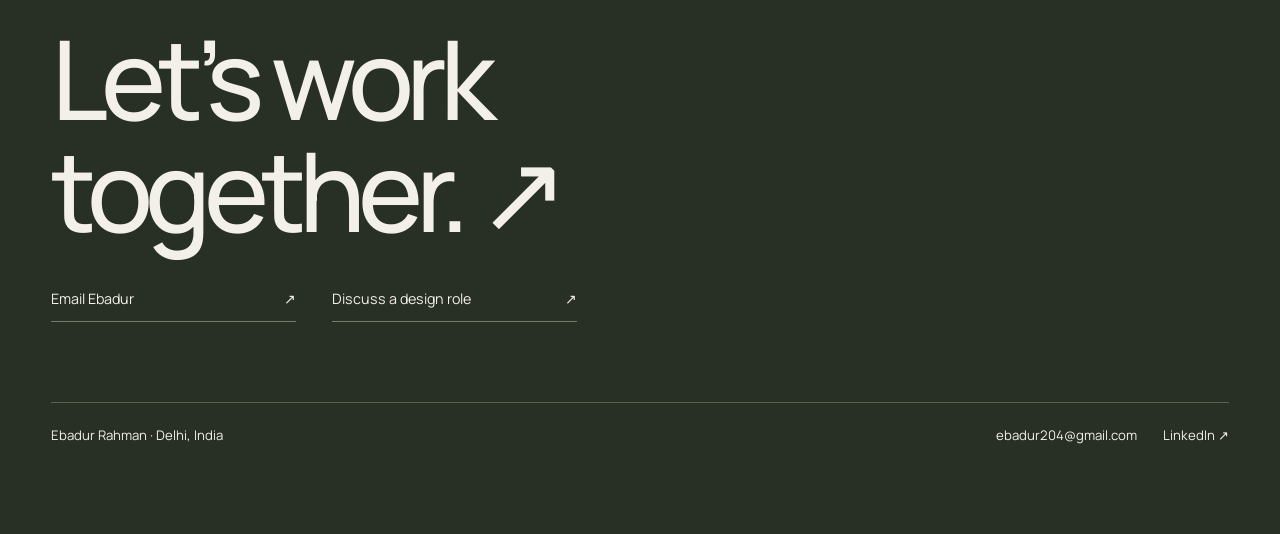
<file: work/packaging-labels/index.html>
<!doctype html>
<html lang="en"><head><meta charset="utf-8"><meta name="viewport" content="width=device-width,initial-scale=1"><meta name="theme-color" content="#f2f0e9"><title>Packaging &amp; labels — Ebadur Rahman</title><meta name="description" content="Packaging for plant-care products and garden accessories, with product names, imagery and supporting information brought into a clear hierarchy."><meta property="og:type" content="website"><meta property="og:title" content="Packaging &amp; labels — Ebadur Rahman"><meta property="og:description" content="Packaging for plant-care products and garden accessories, with product names, imagery and supporting information brought into a clear hierarchy."><meta name="twitter:card" content="summary"><link rel="icon" href="../../favicon.svg" type="image/svg+xml"><link rel="preload" href="../../assets/manrope-latin.woff2" as="font" type="font/woff2" crossorigin><link rel="stylesheet" href="../../styles.css?v=20261007-launch"><script src="../../app.js?v=20261007-launch" defer></script><link rel="stylesheet" href="../../artwork-viewer.css?v=20261007-launch"><script src="../../artwork-viewer.js?v=20261007-launch" defer></script><script src="../../return-control.js?v=20261007-launch" defer></script></head><body data-base="../../" id="top"><a class="skip-link" href="#main">Skip to content</a><div class="read-progress" aria-hidden="true"></div>
<header class="site-header wrap"><a class="logo" href="../../" aria-label="Ebadur Rahman — home"><span class="logo-mark" data-logo-index="0"><span class="logo-frame" data-logo-active="true" aria-hidden="true"><img src="../../assets/display/logo-graphic-design-400.webp" width="400" height="185" alt="" decoding="async"></span><span class="logo-frame" data-logo-active="false" aria-hidden="true"><img src="../../assets/display/logo-motion-graphics-400.webp" width="400" height="185" alt="" decoding="async"></span><span class="logo-frame" data-logo-active="false" aria-hidden="true"><img src="../../assets/display/logo-uiux-400.webp" width="400" height="185" alt="" decoding="async"></span></span><span class="header-name">Ebadur Rahman</span></a><nav class="site-nav" aria-label="Main navigation"><a href="../../#work">Work</a><a href="../../#about">About</a><a class="pill" href="#contact">Let’s talk <span class="arrow" aria-hidden="true">↗</span></a></nav></header><main id="main"><div class="project-top wrap"><a class="back-link" href="../../#work"><span class="arrow" aria-hidden="true">←</span> All selected work</a><div class="project-heading"><div><p class="eyebrow muted">02 / IFFCO Urban Gardens</p><h1>Packaging<br>&amp; labels.</h1></div><p class="project-lead">Packaging for plant-care products and garden accessories, with product names, imagery and supporting information brought into a clear hierarchy.</p></div></div><a class="case-hero wrap packaging" href="../../assets/packaging-tulsi-soil.jpeg" data-gallery="collection" data-caption="Tulsi Soil" aria-label="View artwork: Tulsi Soil"><img src="../../assets/display/packaging-tulsi-soil-960.webp" width="1600" height="1367" alt="Black and green unfolded Tulsi Soil packaging artwork with print guides" class="case-hero-image" style="view-transition-name:project-art" fetchpriority="high" decoding="async" srcset="../../assets/display/packaging-tulsi-soil-480.webp 480w, ../../assets/display/packaging-tulsi-soil-960.webp 960w, ../../assets/display/packaging-tulsi-soil-1600.webp 1600w" sizes="(max-width: 720px) 90vw, 90vw"><span class="enlarge-hint" aria-hidden="true">View artwork ↗</span></a><div class="wrap"><section class="overview" aria-label="Collection overview" data-reveal><p>Six packaging and label layouts for Tulsi Soil, Epsom Salt Meal (5 kg), NPK 00:00:50, Hose Connectors, Doctor Neem+ and Flora Diet. Unfolded packaging artwork and accessory hang-cards sit alongside product labels, showing a recurring brand identity across different formats.</p><dl class="facts"><div><dt>Context</dt><dd>IFFCO Urban Gardens · Full-time employment</dd></div><div><dt>Role</dt><dd>Graphic design</dd></div><div><dt>Scope</dt><dd>Packaging artwork, product labels and accessory hang-cards</dd></div></dl></section><section aria-labelledby="gallery-title"><div class="gallery-heading" data-reveal><h2 id="gallery-title">Across the range.</h2><p class="eyebrow muted">Six complete layouts</p></div><div class="gallery packaging-gallery"><figure data-reveal><a class="gallery-art" href="../../assets/packaging-tulsi-soil.jpeg" data-gallery="collection" data-caption="Tulsi Soil" aria-label="Enlarge Tulsi Soil"><img src="../../assets/display/packaging-tulsi-soil-960.webp" width="1600" height="1367" alt="Black and green unfolded Tulsi Soil packaging artwork with print guides" loading="lazy" decoding="async" srcset="../../assets/display/packaging-tulsi-soil-480.webp 480w, ../../assets/display/packaging-tulsi-soil-960.webp 960w, ../../assets/display/packaging-tulsi-soil-1600.webp 1600w" sizes="(max-width: 720px) 90vw, 90vw"></a><figcaption><span>Tulsi Soil</span><span>01</span></figcaption></figure><figure data-reveal><a class="gallery-art" href="../../assets/packaging-epsom-salt.png" data-gallery="collection" data-caption="Epsom Salt Meal (5 kg)" aria-label="Enlarge Epsom Salt Meal (5 kg)"><img src="../../assets/display/packaging-epsom-salt-960.webp" width="5000" height="4273" alt="Black, gold and blue unfolded Epsom Salt Meal 5 kg packaging artwork" loading="lazy" decoding="async" srcset="../../assets/display/packaging-epsom-salt-480.webp 480w, ../../assets/display/packaging-epsom-salt-960.webp 960w, ../../assets/display/packaging-epsom-salt-1600.webp 1600w, ../../assets/display/packaging-epsom-salt-2160.webp 2160w" sizes="(max-width: 720px) 90vw, 90vw"></a><figcaption><span>Epsom Salt Meal (5 kg)</span><span>02</span></figcaption></figure><figure data-reveal><a class="gallery-art" href="../../assets/packaging-npk.jpeg" data-gallery="collection" data-caption="NPK 00:00:50" aria-label="Enlarge NPK 00:00:50"><img src="../../assets/display/packaging-npk-960.webp" width="1600" height="540" alt="Wide black NPK 00:00:50 label with lime, pink and orange accents and dimension guides" loading="lazy" decoding="async" srcset="../../assets/display/packaging-npk-480.webp 480w, ../../assets/display/packaging-npk-960.webp 960w, ../../assets/display/packaging-npk-1600.webp 1600w" sizes="(max-width: 720px) 90vw, 90vw"></a><figcaption><span>NPK 00:00:50</span><span>03</span></figcaption></figure><figure data-reveal><a class="gallery-art" href="../../assets/packaging-hose-connectors.jpg" data-gallery="collection" data-caption="Hose Connectors" aria-label="Enlarge Hose Connectors"><img src="../../assets/display/packaging-hose-connectors-960.webp" width="2000" height="857" alt="Green and cream Hose Connectors front-and-back hang-card artwork" loading="lazy" decoding="async" srcset="../../assets/display/packaging-hose-connectors-480.webp 480w, ../../assets/display/packaging-hose-connectors-960.webp 960w, ../../assets/display/packaging-hose-connectors-1600.webp 1600w" sizes="(max-width: 720px) 90vw, 90vw"></a><figcaption><span>Hose Connectors</span><span>04</span></figcaption></figure><figure data-reveal><a class="gallery-art" href="../../assets/packaging-1.webp" data-gallery="collection" data-caption="Doctor Neem+" aria-label="Enlarge Doctor Neem+"><img src="../../assets/packaging-1.webp" srcset="../../assets/packaging-1-480.webp 480w, ../../assets/packaging-1.webp 981w" sizes="(max-width: 720px) 90vw, 46vw" width="981" height="720" alt="Complete black, gold and green Doctor Neem Plus label including front and supporting panels" class="" loading="lazy" decoding="async"></a><figcaption><span>Doctor Neem+</span><span>05</span></figcaption></figure><figure data-reveal><a class="gallery-art" href="../../assets/packaging-2.webp" data-gallery="collection" data-caption="Flora Diet" aria-label="Enlarge Flora Diet"><img src="../../assets/packaging-2.webp" srcset="../../assets/packaging-2-480.webp 480w, ../../assets/packaging-2.webp 981w" sizes="(max-width: 720px) 90vw, 46vw" width="981" height="720" alt="Complete grey, gold and red botanical Flora Diet label" class="" loading="lazy" decoding="async"></a><figcaption><span>Flora Diet</span><span>06</span></figcaption></figure></div></section><section class="decisions" aria-labelledby="decisions-title"><h2 id="decisions-title" data-reveal>Recognition<br>across formats.</h2><div class="decision-list"><div data-reveal><h3>A shared point of recognition.</h3><p>Product names and IFFCO branding provide a clear hierarchy across packs, labels and accessory artwork.</p></div><div data-reveal><h3>A character for every product.</h3><p>Color and imagery distinguish the products, while supporting panels carry more detailed information.</p></div></div></section><a class="next-collection" href="../social-motion/"><span class="eyebrow muted">Next collection / 03</span><strong>Social &amp; motion</strong><span class="arrow" aria-hidden="true">→</span></a></div></main><footer class="contact" id="contact"><div class="wrap"><div class="contact-top"><p class="eyebrow">Good work starts with a conversation.<span class="contact-aside">(and ends with Pizzzaaa)</span></p><p>Want to discuss my work or a design role? Get in touch.</p></div><h2>Let’s work<span>together. <span aria-hidden="true" style="display:inline">↗</span></span></h2><div class="contact-actions"><a class="text-link" href="mailto:ebadur204@gmail.com">Email Ebadur <span class="arrow" aria-hidden="true">↗</span></a><a class="text-link" href="mailto:ebadur204@gmail.com?subject=Let%E2%80%99s%20discuss%20a%20design%20role">Discuss a design role <span class="arrow" aria-hidden="true">↗</span></a></div><div class="footer-bottom"><span>Ebadur Rahman · Delhi, India</span><div class="footer-links"><a href="mailto:ebadur204@gmail.com">ebadur204@gmail.com</a><a href="https://www.linkedin.com/in/ebadur-rahman-415523361" target="_blank" rel="noopener noreferrer">LinkedIn ↗</a></div></div></div></footer>
<a class="floating-return" hidden href="../../" aria-label="Back to homepage" title="Back to homepage"><svg viewBox="0 0 24 24" aria-hidden="true"><path d="m3 11 9-8 9 8M5 10v11h5v-7h4v7h5V10"/></svg></a>
<dialog class="art-dialog" aria-label="Artwork viewer"><div class="dialog-top"><p data-dialog-caption aria-live="polite"></p><button type="button" class="dialog-close" data-dialog-close aria-label="Close artwork viewer">Close ×</button></div><img class="dialog-image" alt=""><div class="dialog-bottom"><span data-dialog-count aria-live="polite"></span><div class="dialog-controls"><button class="circle-button" type="button" data-dialog-prev aria-label="Previous artwork">←</button><button class="circle-button" type="button" data-dialog-next aria-label="Next artwork">→</button></div></div></dialog></body></html>
</file>
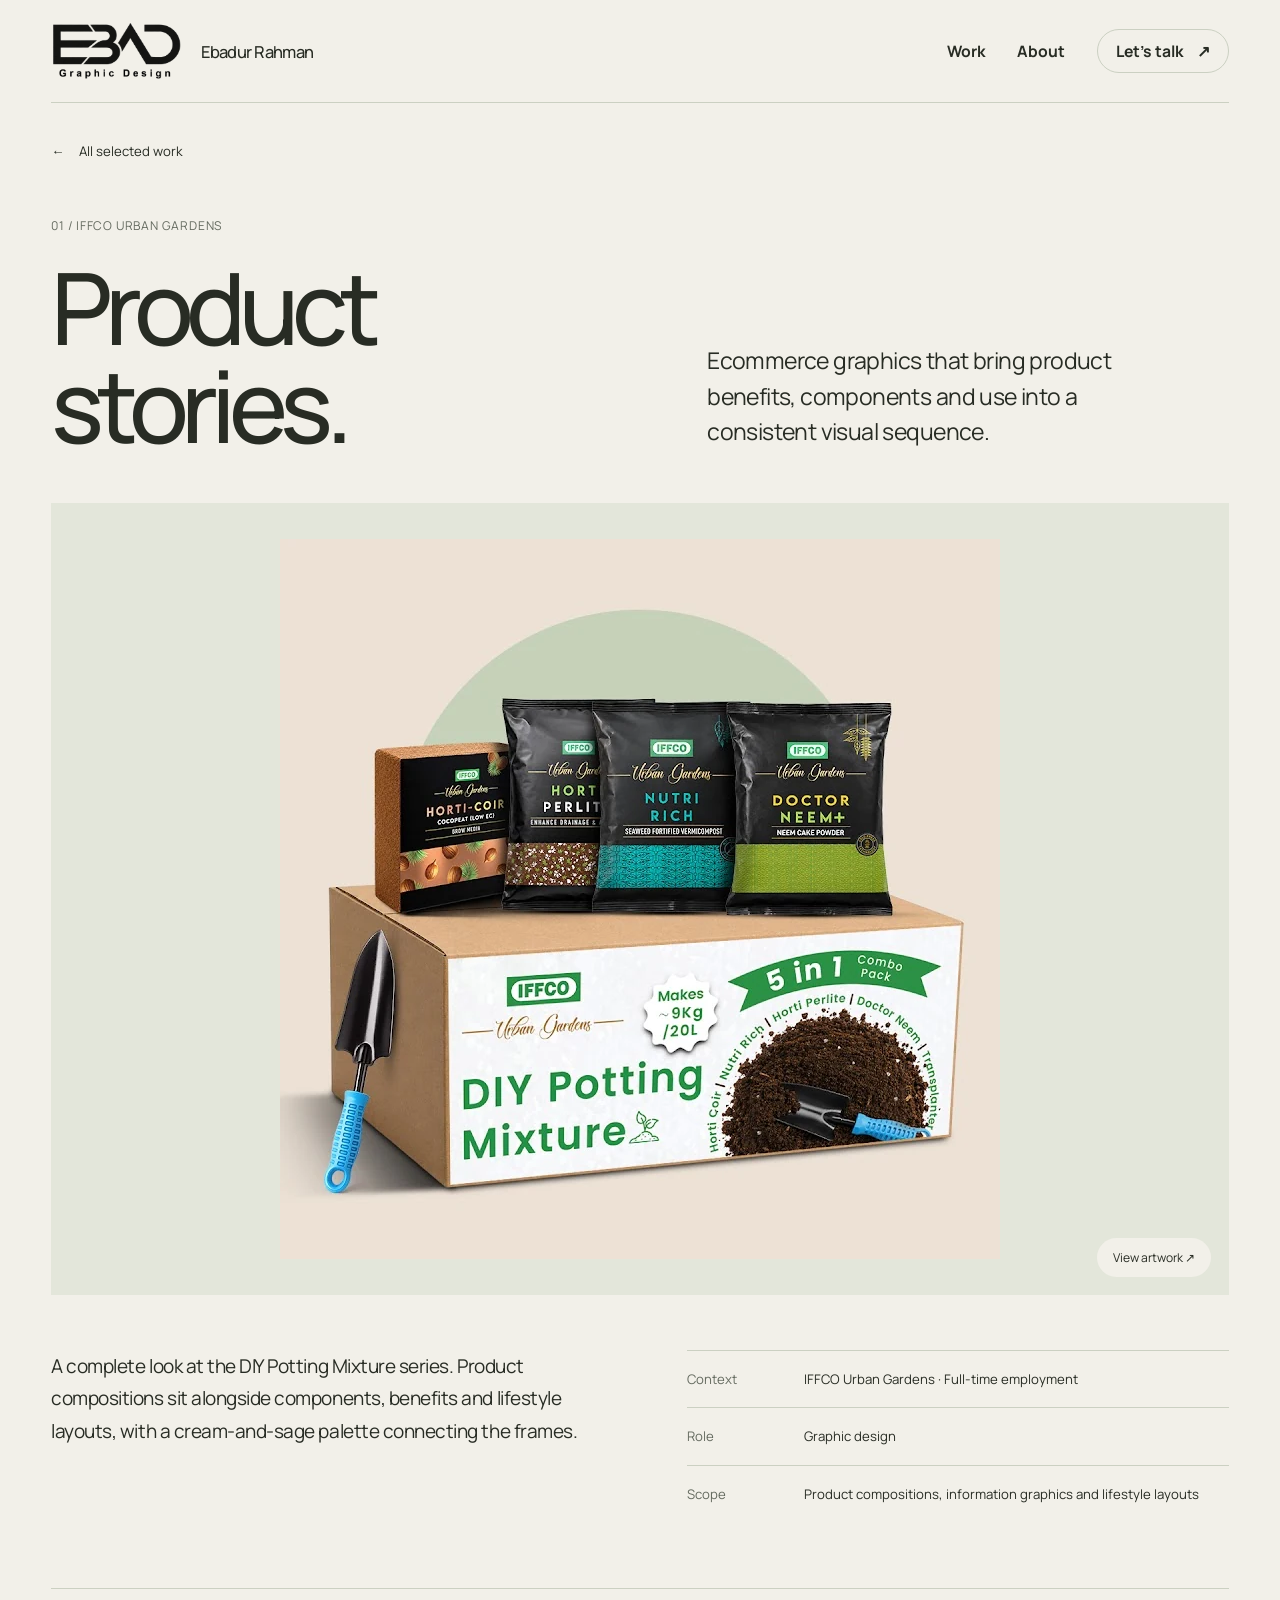
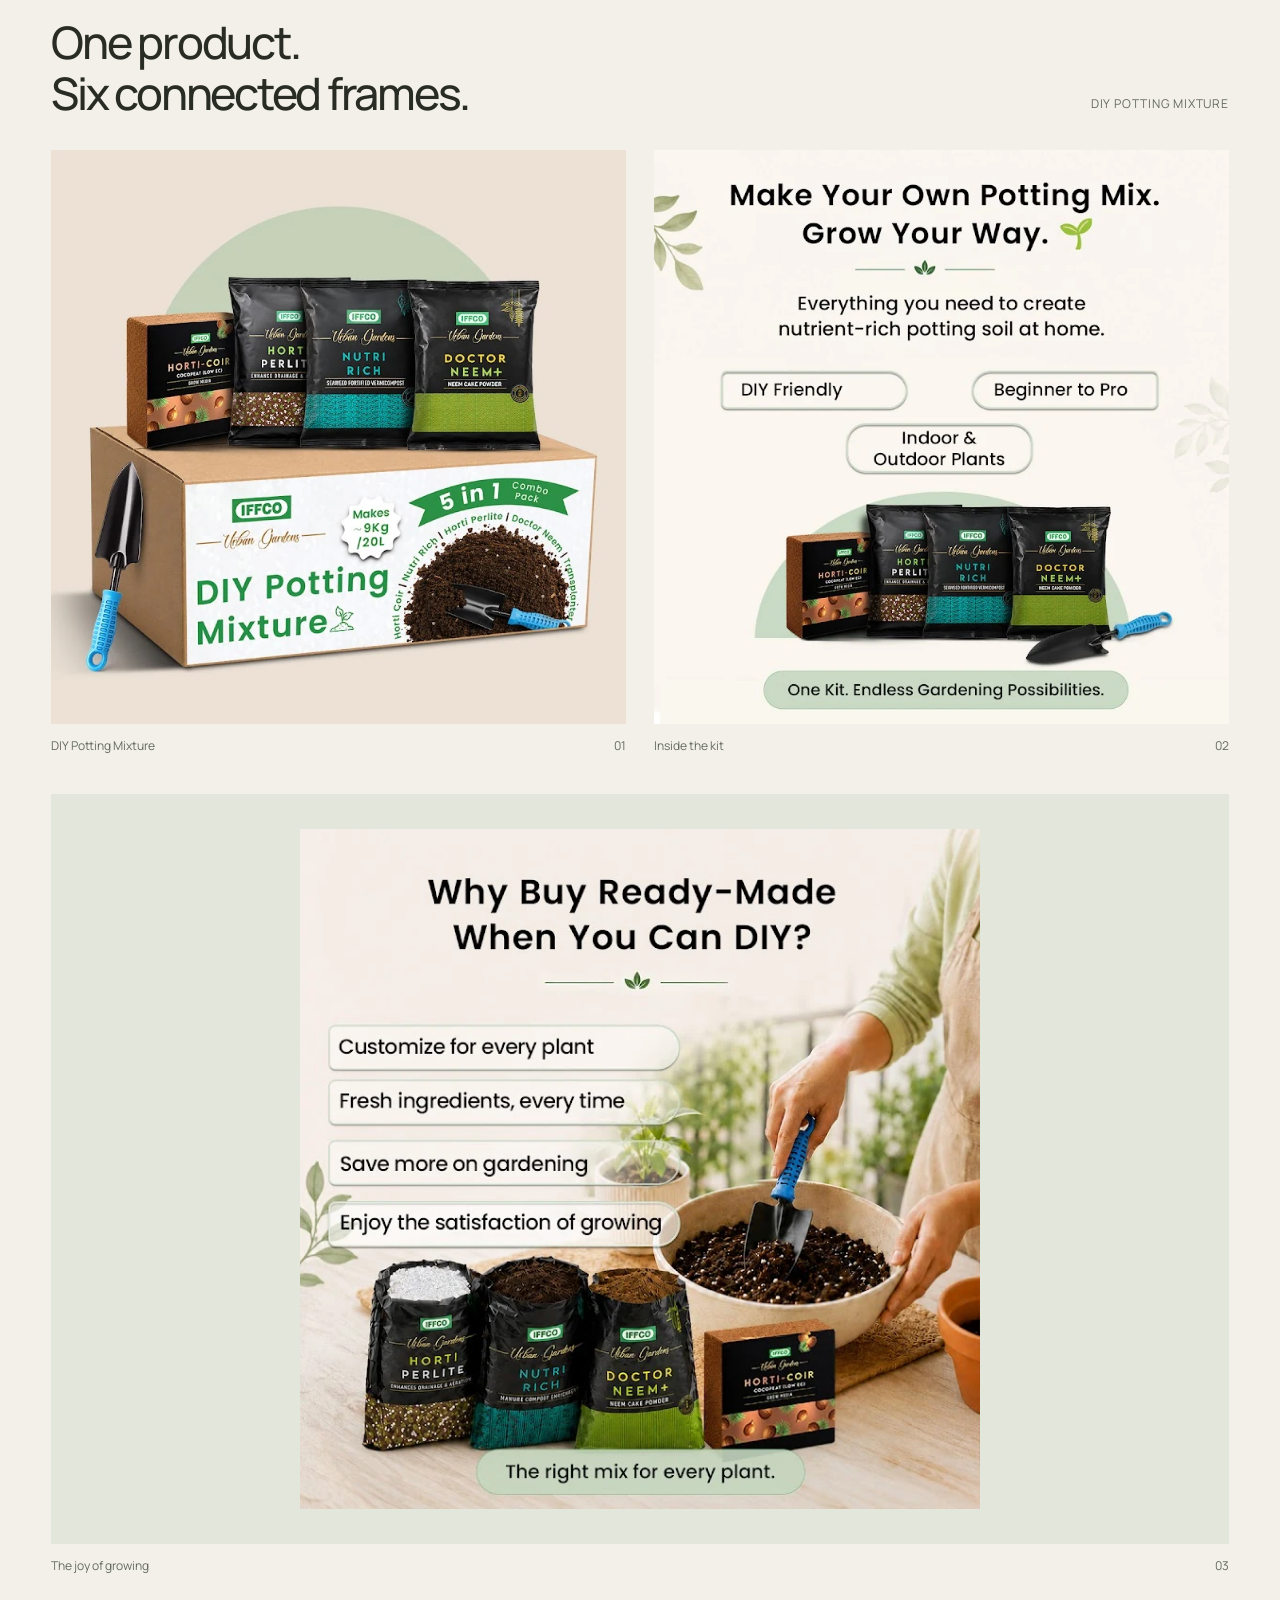
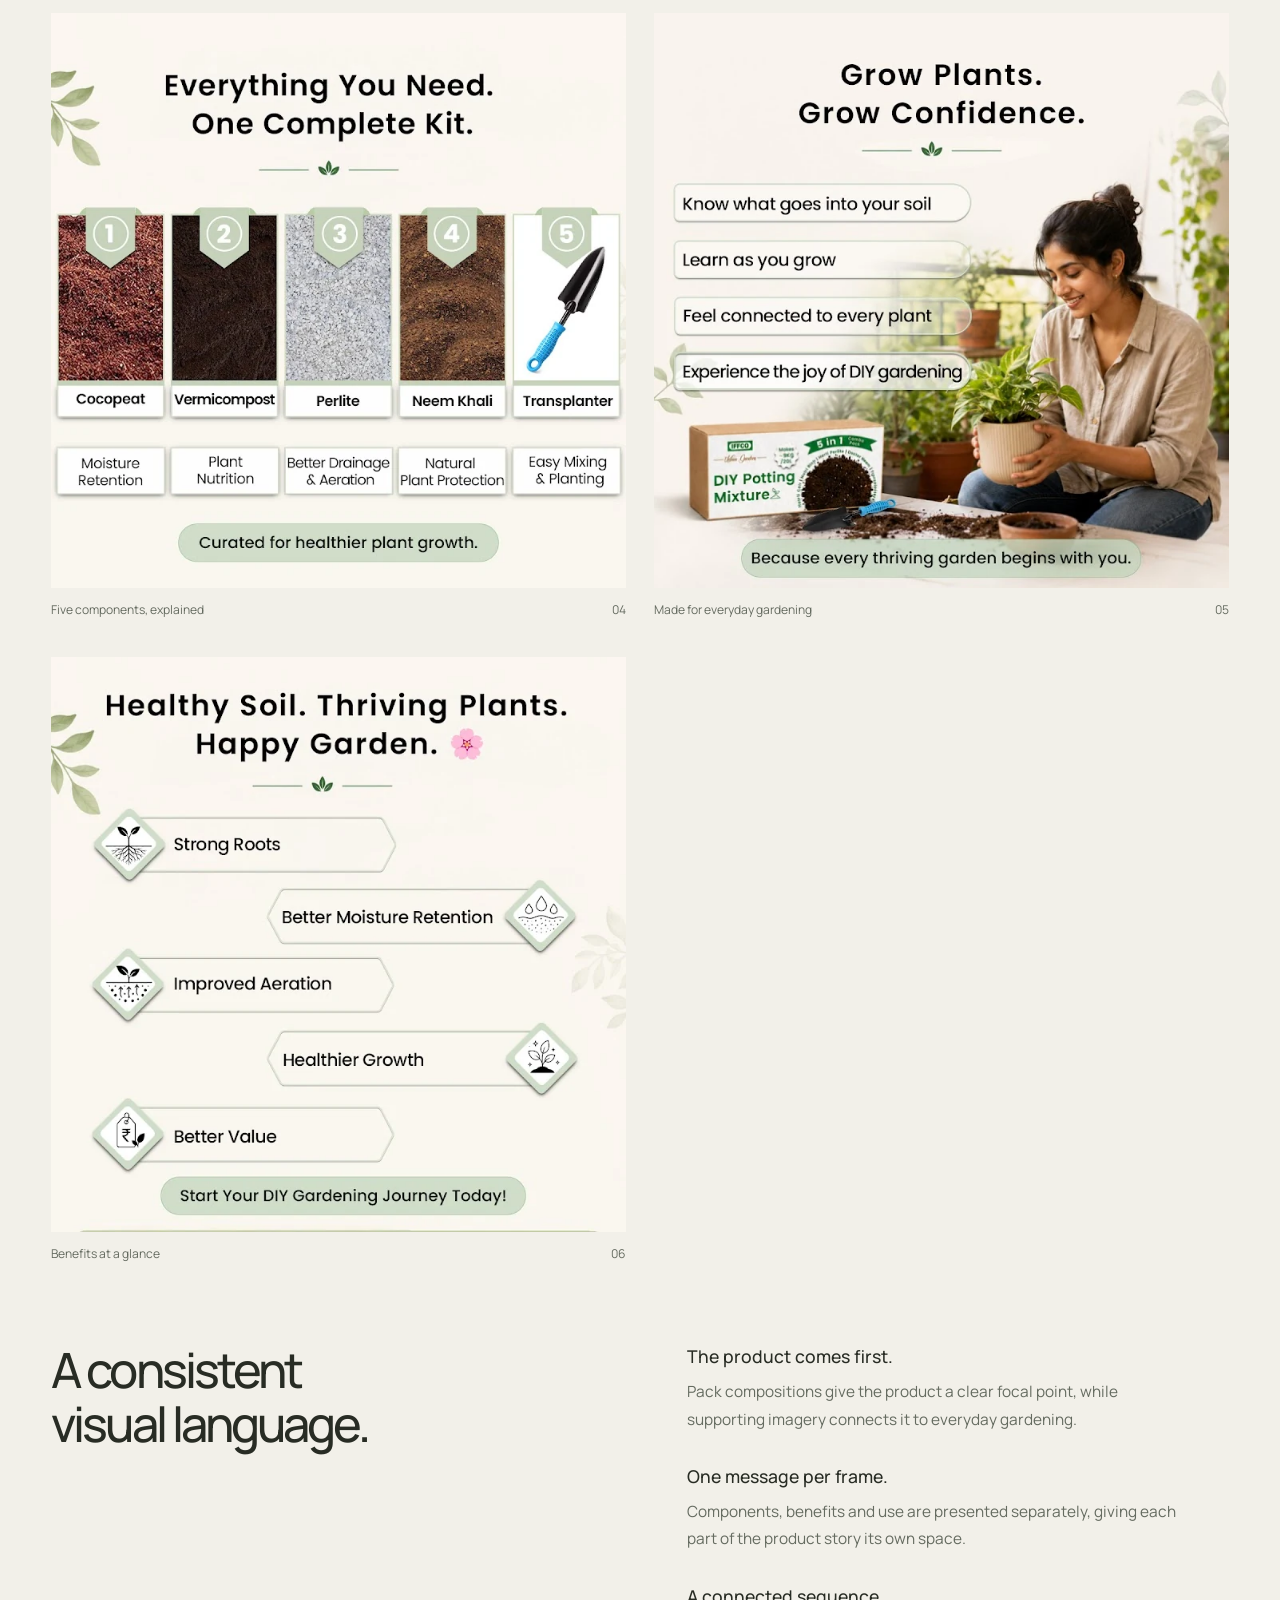
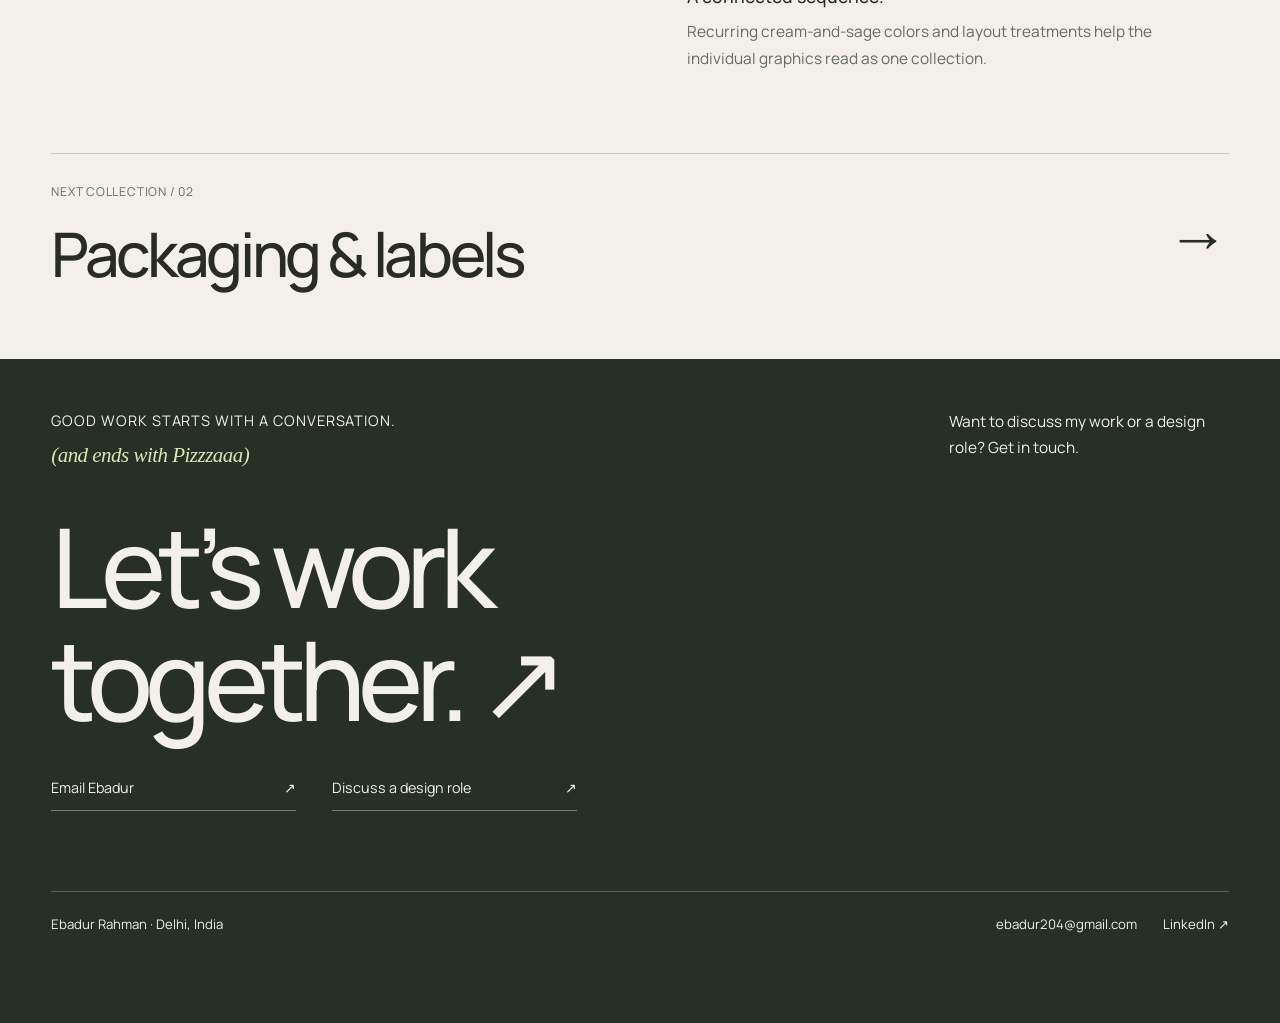
<file: work/product-stories/index.html>
<!doctype html>
<html lang="en"><head><meta charset="utf-8"><meta name="viewport" content="width=device-width,initial-scale=1"><meta name="theme-color" content="#f2f0e9"><title>Product stories — Ebadur Rahman</title><meta name="description" content="Ecommerce graphics that bring product benefits, components and use into a consistent visual sequence."><meta property="og:type" content="website"><meta property="og:title" content="Product stories — Ebadur Rahman"><meta property="og:description" content="Ecommerce graphics that bring product benefits, components and use into a consistent visual sequence."><meta name="twitter:card" content="summary"><link rel="icon" href="../../favicon.svg" type="image/svg+xml"><link rel="preload" href="../../assets/manrope-latin.woff2" as="font" type="font/woff2" crossorigin><link rel="stylesheet" href="../../styles.css?v=20261007-launch"><script src="../../app.js?v=20261007-launch" defer></script><link rel="stylesheet" href="../../artwork-viewer.css?v=20261007-launch"><script src="../../artwork-viewer.js?v=20261007-launch" defer></script><script src="../../return-control.js?v=20261007-launch" defer></script></head><body data-base="../../" id="top"><a class="skip-link" href="#main">Skip to content</a><div class="read-progress" aria-hidden="true"></div>
<header class="site-header wrap"><a class="logo" href="../../" aria-label="Ebadur Rahman — home"><span class="logo-mark" data-logo-index="0"><span class="logo-frame" data-logo-active="true" aria-hidden="true"><img src="../../assets/display/logo-graphic-design-400.webp" width="400" height="185" alt="" decoding="async"></span><span class="logo-frame" data-logo-active="false" aria-hidden="true"><img src="../../assets/display/logo-motion-graphics-400.webp" width="400" height="185" alt="" decoding="async"></span><span class="logo-frame" data-logo-active="false" aria-hidden="true"><img src="../../assets/display/logo-uiux-400.webp" width="400" height="185" alt="" decoding="async"></span></span><span class="header-name">Ebadur Rahman</span></a><nav class="site-nav" aria-label="Main navigation"><a href="../../#work">Work</a><a href="../../#about">About</a><a class="pill" href="#contact">Let’s talk <span class="arrow" aria-hidden="true">↗</span></a></nav></header><main id="main"><div class="project-top wrap"><a class="back-link" href="../../#work"><span class="arrow" aria-hidden="true">←</span> All selected work</a><div class="project-heading"><div><p class="eyebrow muted">01 / IFFCO Urban Gardens</p><h1>Product<br>stories.</h1></div><p class="project-lead">Ecommerce graphics that bring product benefits, components and use into a consistent visual sequence.</p></div></div><a class="case-hero wrap product" href="../../assets/ecommerce-1.webp" data-gallery="collection" data-caption="DIY Potting Mixture" aria-label="View artwork: DIY Potting Mixture"><img src="../../assets/ecommerce-1.webp" srcset="../../assets/ecommerce-1-480.webp 480w, ../../assets/ecommerce-1.webp 720w" sizes="(max-width: 720px) 90vw, 720px" width="720" height="720" alt="IFFCO Urban Gardens DIY Potting Mixture packs in a cream and sage product composition" class="case-hero-image" style="view-transition-name:project-art" fetchpriority="high" decoding="async"><span class="enlarge-hint" aria-hidden="true">View artwork ↗</span></a><div class="wrap"><section class="overview" aria-label="Collection overview" data-reveal><p>A complete look at the DIY Potting Mixture series. Product compositions sit alongside components, benefits and lifestyle layouts, with a cream-and-sage palette connecting the frames.</p><dl class="facts"><div><dt>Context</dt><dd>IFFCO Urban Gardens · Full-time employment</dd></div><div><dt>Role</dt><dd>Graphic design</dd></div><div><dt>Scope</dt><dd>Product compositions, information graphics and lifestyle layouts</dd></div></dl></section><section aria-labelledby="gallery-title"><div class="gallery-heading" data-reveal><h2 id="gallery-title">One product.<br>Six connected frames.</h2><p class="eyebrow muted">DIY Potting Mixture</p></div><div class="gallery "><figure data-reveal><a class="gallery-art" href="../../assets/ecommerce-1.webp" data-gallery="collection" data-caption="DIY Potting Mixture" aria-label="Enlarge DIY Potting Mixture"><img src="../../assets/ecommerce-1.webp" srcset="../../assets/ecommerce-1-480.webp 480w, ../../assets/ecommerce-1.webp 720w" sizes="(max-width: 720px) 90vw, 46vw" width="720" height="720" alt="IFFCO Urban Gardens DIY Potting Mixture packs in a cream and sage product composition" class="" loading="lazy" decoding="async"></a><figcaption><span>DIY Potting Mixture</span><span>01</span></figcaption></figure><figure data-reveal><a class="gallery-art" href="../../assets/ecommerce-2.webp" data-gallery="collection" data-caption="Inside the kit" aria-label="Enlarge Inside the kit"><img src="../../assets/ecommerce-2.webp" srcset="../../assets/ecommerce-2-480.webp 480w, ../../assets/ecommerce-2.webp 720w" sizes="(max-width: 720px) 90vw, 46vw" width="720" height="720" alt="Five DIY Potting Mixture components presented with their packaging" class="" loading="lazy" decoding="async"></a><figcaption><span>Inside the kit</span><span>02</span></figcaption></figure><figure class="wide" data-reveal><a class="gallery-art" href="../../assets/ecommerce-3.webp" data-gallery="collection" data-caption="The joy of growing" aria-label="Enlarge The joy of growing"><img src="../../assets/ecommerce-3.webp" srcset="../../assets/ecommerce-3-480.webp 480w, ../../assets/ecommerce-3.webp 720w" sizes="(max-width: 720px) 90vw, 46vw" width="720" height="720" alt="DIY Potting Mixture benefits and gardening lifestyle composition" class="" loading="lazy" decoding="async"></a><figcaption><span>The joy of growing</span><span>03</span></figcaption></figure><figure data-reveal><a class="gallery-art" href="../../assets/ecommerce-4.webp" data-gallery="collection" data-caption="Five components, explained" aria-label="Enlarge Five components, explained"><img src="../../assets/ecommerce-4.webp" srcset="../../assets/ecommerce-4-480.webp 480w, ../../assets/ecommerce-4.webp 720w" sizes="(max-width: 720px) 90vw, 46vw" width="720" height="720" alt="Five components of the DIY Potting Mixture arranged in an information graphic" class="" loading="lazy" decoding="async"></a><figcaption><span>Five components, explained</span><span>04</span></figcaption></figure><figure data-reveal><a class="gallery-art" href="../../assets/ecommerce-5.webp" data-gallery="collection" data-caption="Made for everyday gardening" aria-label="Enlarge Made for everyday gardening"><img src="../../assets/ecommerce-5.webp" srcset="../../assets/ecommerce-5-480.webp 480w, ../../assets/ecommerce-5.webp 720w" sizes="(max-width: 720px) 90vw, 46vw" width="720" height="720" alt="Gardening lifestyle layout from the DIY Potting Mixture series" class="" loading="lazy" decoding="async"></a><figcaption><span>Made for everyday gardening</span><span>05</span></figcaption></figure><figure data-reveal><a class="gallery-art" href="../../assets/ecommerce-6.webp" data-gallery="collection" data-caption="Benefits at a glance" aria-label="Enlarge Benefits at a glance"><img src="../../assets/ecommerce-6.webp" srcset="../../assets/ecommerce-6-480.webp 480w, ../../assets/ecommerce-6.webp 720w" sizes="(max-width: 720px) 90vw, 46vw" width="720" height="720" alt="Icon-led product benefits graphic for the DIY Potting Mixture" class="" loading="lazy" decoding="async"></a><figcaption><span>Benefits at a glance</span><span>06</span></figcaption></figure></div></section><section class="decisions" aria-labelledby="decisions-title"><h2 id="decisions-title" data-reveal>A consistent<br>visual language.</h2><div class="decision-list"><div data-reveal><h3>The product comes first.</h3><p>Pack compositions give the product a clear focal point, while supporting imagery connects it to everyday gardening.</p></div><div data-reveal><h3>One message per frame.</h3><p>Components, benefits and use are presented separately, giving each part of the product story its own space.</p></div><div data-reveal><h3>A connected sequence.</h3><p>Recurring cream-and-sage colors and layout treatments help the individual graphics read as one collection.</p></div></div></section><a class="next-collection" href="../packaging-labels/"><span class="eyebrow muted">Next collection / 02</span><strong>Packaging &amp; labels</strong><span class="arrow" aria-hidden="true">→</span></a></div></main><footer class="contact" id="contact"><div class="wrap"><div class="contact-top"><p class="eyebrow">Good work starts with a conversation.<span class="contact-aside">(and ends with Pizzzaaa)</span></p><p>Want to discuss my work or a design role? Get in touch.</p></div><h2>Let’s work<span>together. <span aria-hidden="true" style="display:inline">↗</span></span></h2><div class="contact-actions"><a class="text-link" href="mailto:ebadur204@gmail.com">Email Ebadur <span class="arrow" aria-hidden="true">↗</span></a><a class="text-link" href="mailto:ebadur204@gmail.com?subject=Let%E2%80%99s%20discuss%20a%20design%20role">Discuss a design role <span class="arrow" aria-hidden="true">↗</span></a></div><div class="footer-bottom"><span>Ebadur Rahman · Delhi, India</span><div class="footer-links"><a href="mailto:ebadur204@gmail.com">ebadur204@gmail.com</a><a href="https://www.linkedin.com/in/ebadur-rahman-415523361" target="_blank" rel="noopener noreferrer">LinkedIn ↗</a></div></div></div></footer>
<a class="floating-return" hidden href="../../" aria-label="Back to homepage" title="Back to homepage"><svg viewBox="0 0 24 24" aria-hidden="true"><path d="m3 11 9-8 9 8M5 10v11h5v-7h4v7h5V10"/></svg></a>
<dialog class="art-dialog" aria-label="Artwork viewer"><div class="dialog-top"><p data-dialog-caption aria-live="polite"></p><button type="button" class="dialog-close" data-dialog-close aria-label="Close artwork viewer">Close ×</button></div><img class="dialog-image" alt=""><div class="dialog-bottom"><span data-dialog-count aria-live="polite"></span><div class="dialog-controls"><button class="circle-button" type="button" data-dialog-prev aria-label="Previous artwork">←</button><button class="circle-button" type="button" data-dialog-next aria-label="Next artwork">→</button></div></div></dialog></body></html>
</file>
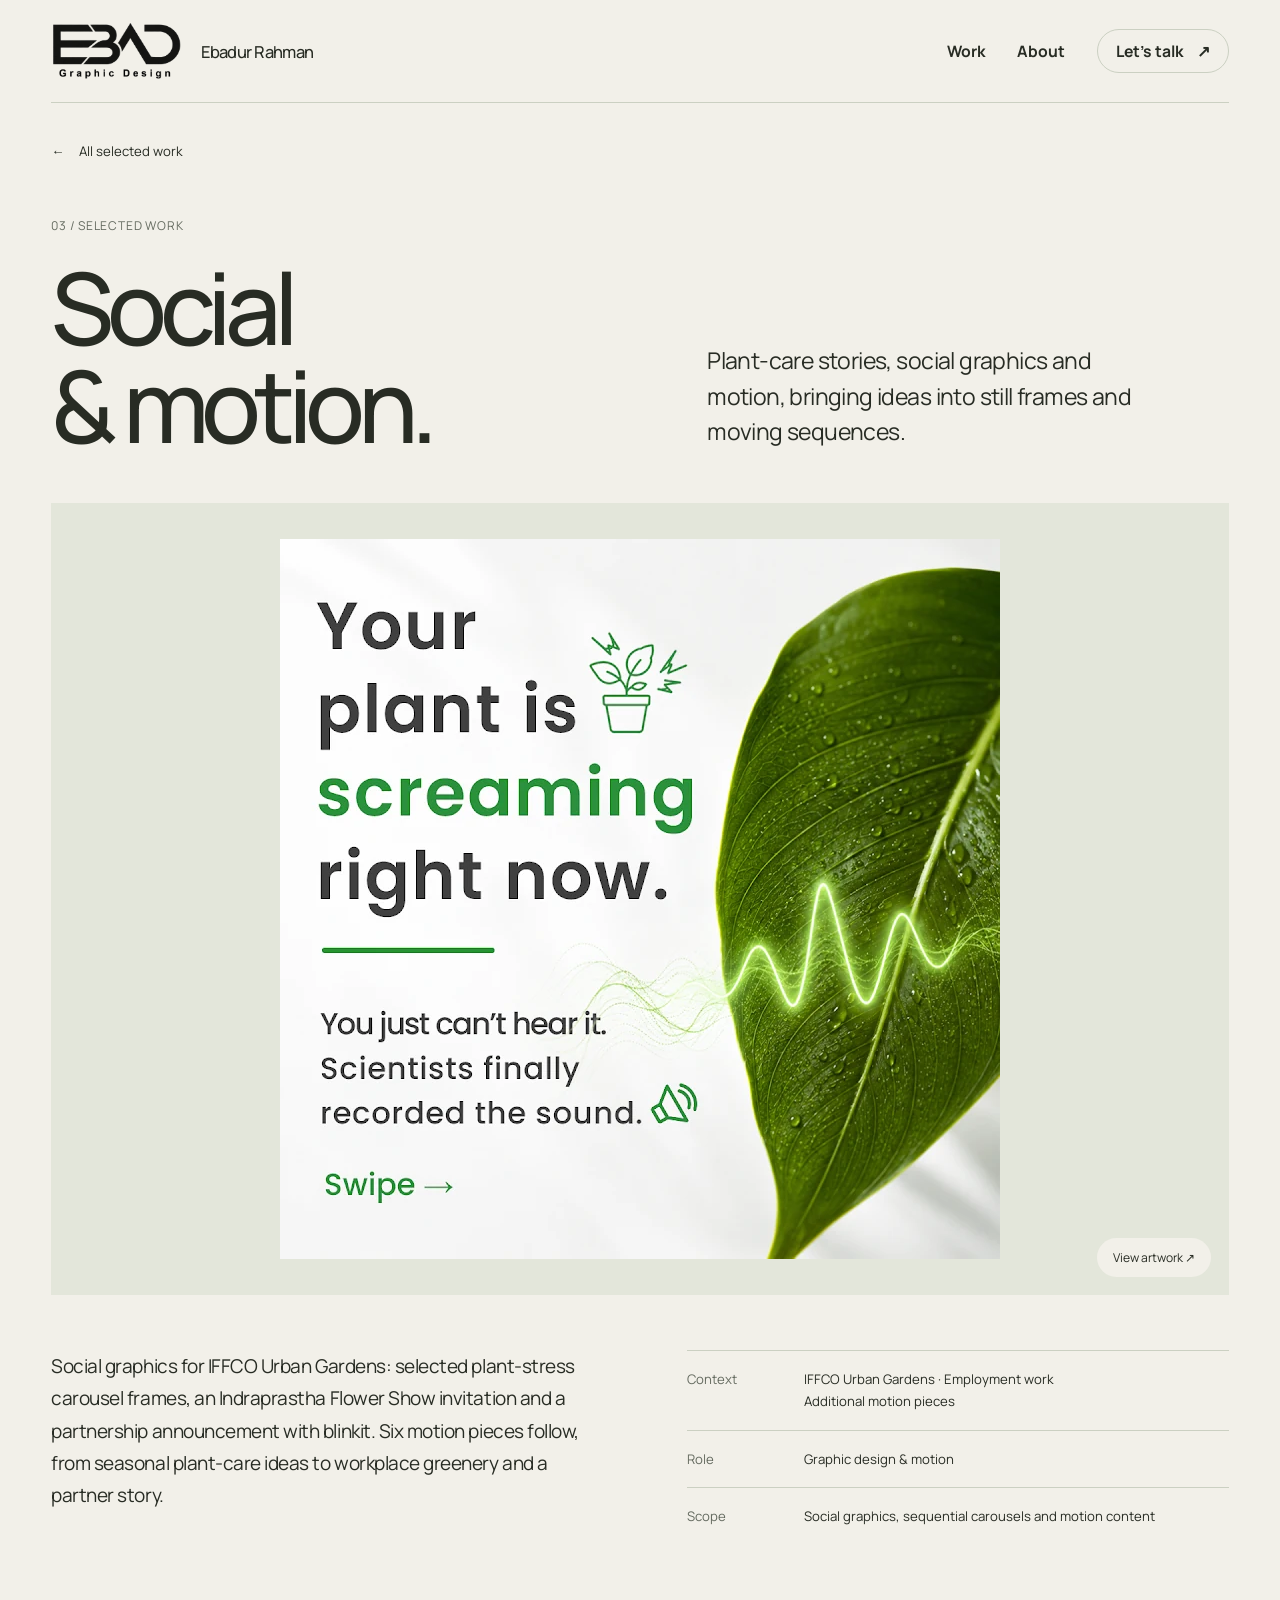
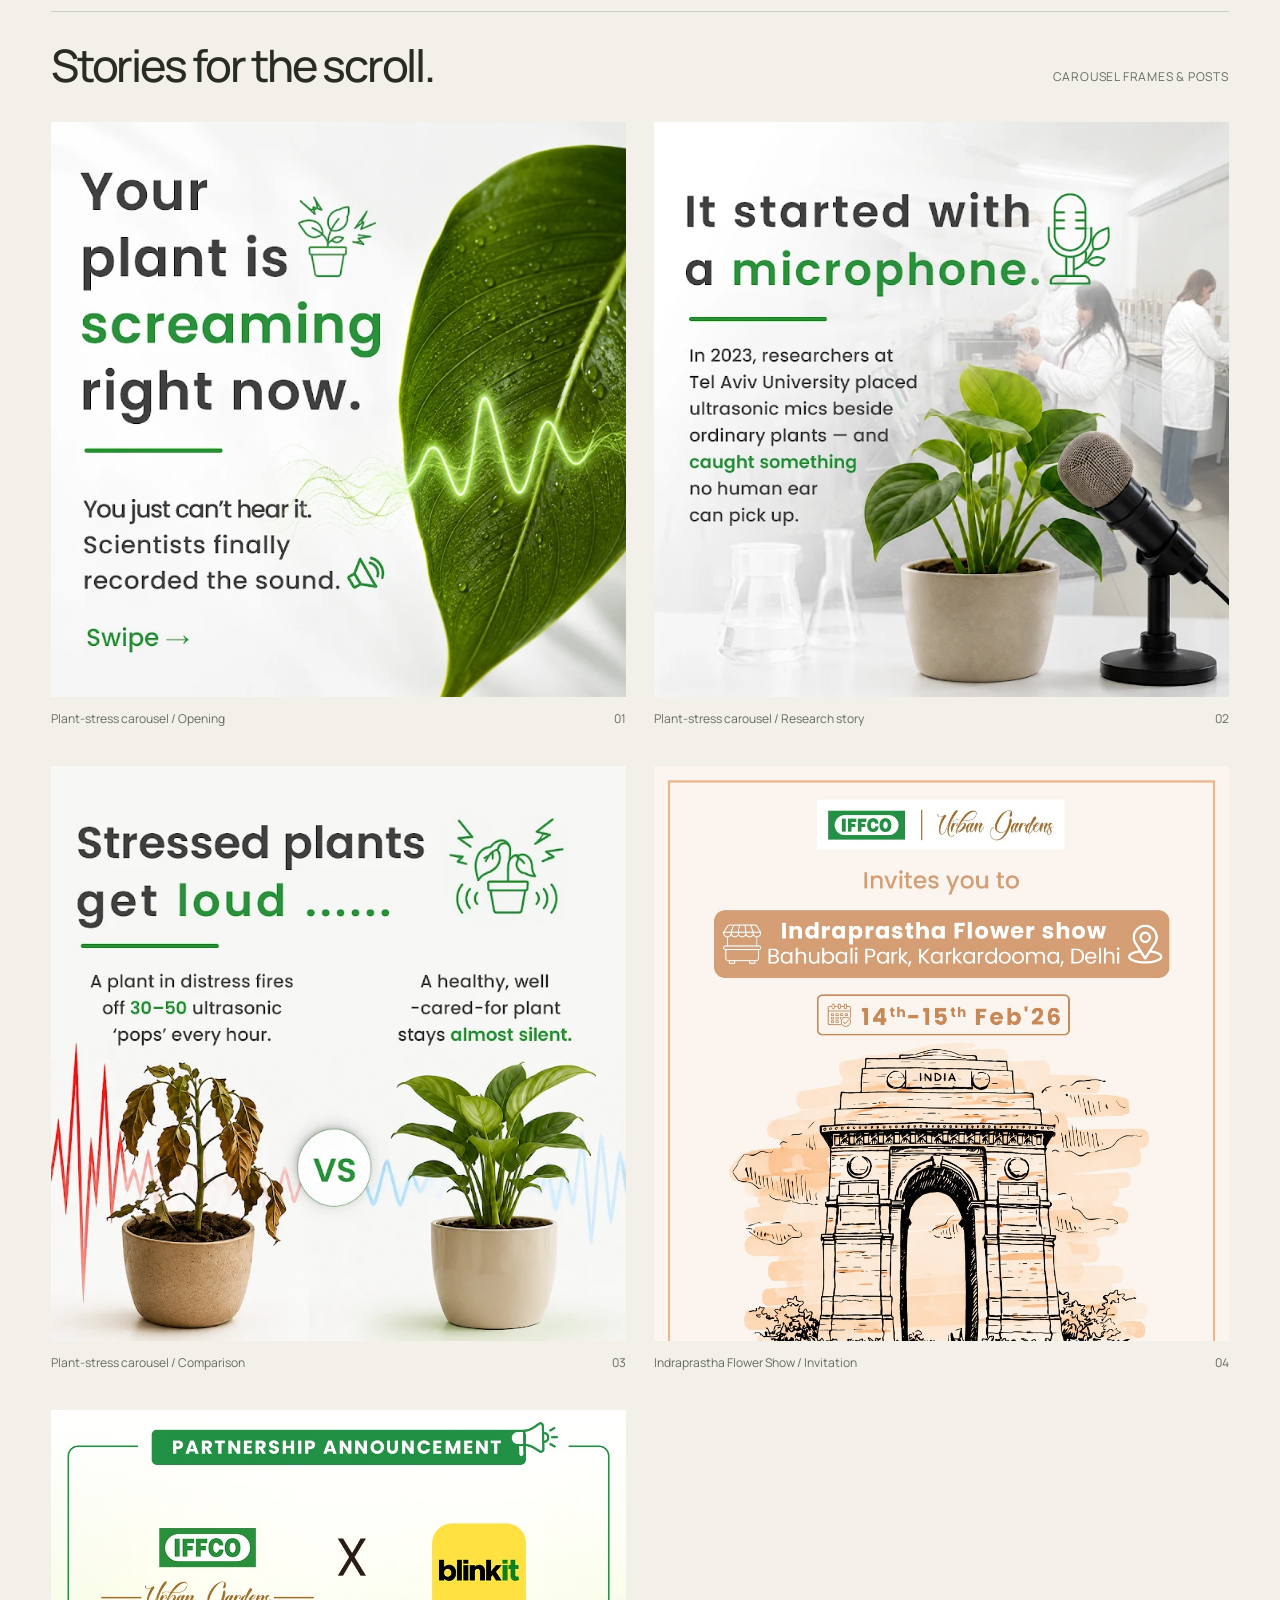
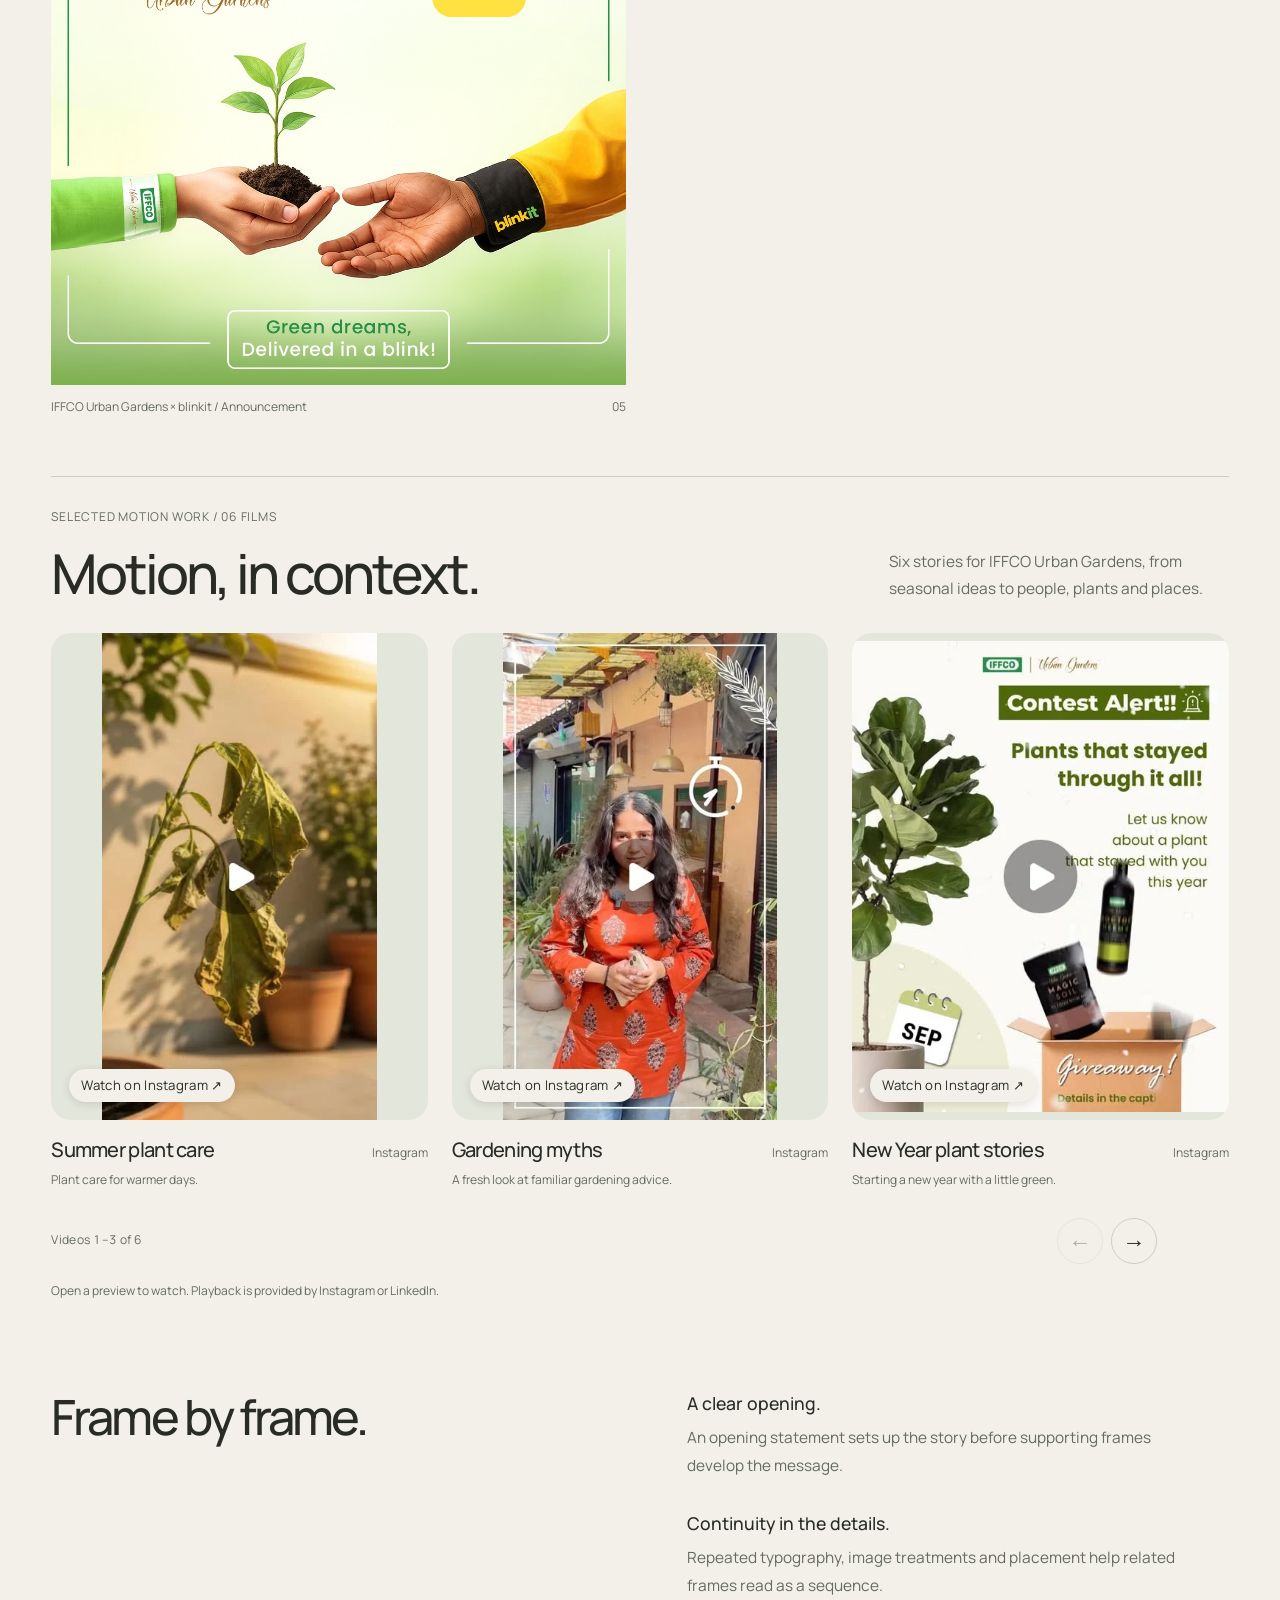
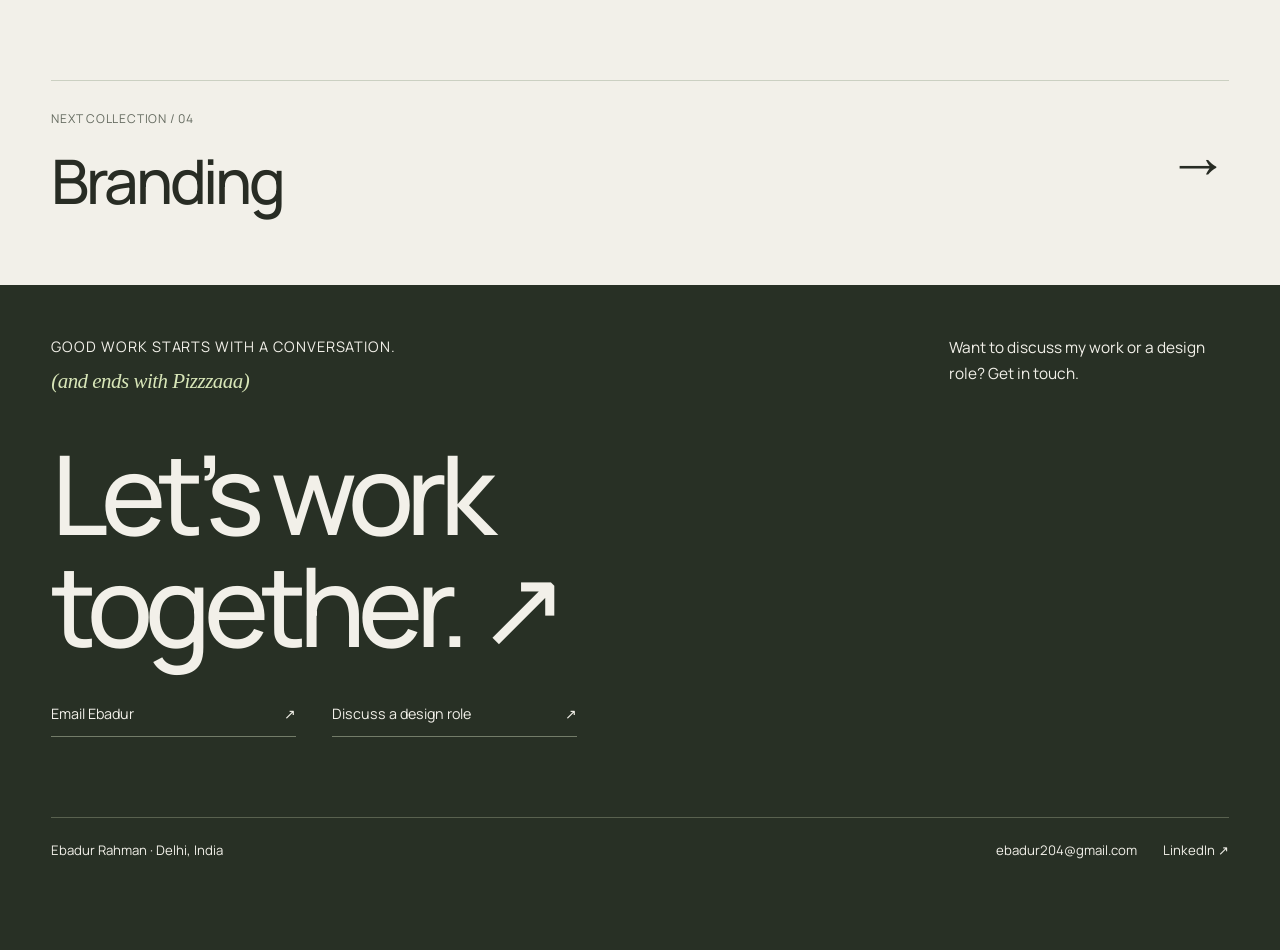
<file: work/social-motion/index.html>
<!doctype html>
<html lang="en"><head><meta charset="utf-8"><meta name="viewport" content="width=device-width,initial-scale=1"><meta name="theme-color" content="#f2f0e9"><title>Social &amp; motion — Ebadur Rahman</title><meta name="description" content="Plant-care stories, social graphics and motion, bringing ideas into still frames and moving sequences."><meta property="og:type" content="website"><meta property="og:title" content="Social &amp; motion — Ebadur Rahman"><meta property="og:description" content="Plant-care stories, social graphics and motion, bringing ideas into still frames and moving sequences."><meta name="twitter:card" content="summary"><link rel="icon" href="../../favicon.svg" type="image/svg+xml"><link rel="preload" href="../../assets/manrope-latin.woff2" as="font" type="font/woff2" crossorigin><link rel="stylesheet" href="../../styles.css?v=20261007-launch"><link rel="stylesheet" href="../../motion-gallery.css?v=20261007-social"><script src="../../app.js?v=20261007-launch" defer></script><script src="../../motion-gallery.js?v=20261007-social" defer></script><link rel="stylesheet" href="../../artwork-viewer.css?v=20261007-launch"><script src="../../artwork-viewer.js?v=20261007-launch" defer></script><script src="../../return-control.js?v=20261007-launch" defer></script><link rel="stylesheet" href="../../social-embeds.css?v=20261007-social"><script src="../../social-embeds.js?v=20261007-social" defer></script></head><body data-base="../../" id="top"><a class="skip-link" href="#main">Skip to content</a><div class="read-progress" aria-hidden="true"></div>
<header class="site-header wrap"><a class="logo" href="../../" aria-label="Ebadur Rahman — home"><span class="logo-mark" data-logo-index="0"><span class="logo-frame" data-logo-active="true" aria-hidden="true"><img src="../../assets/display/logo-graphic-design-400.webp" width="400" height="185" alt="" decoding="async"></span><span class="logo-frame" data-logo-active="false" aria-hidden="true"><img src="../../assets/display/logo-motion-graphics-400.webp" width="400" height="185" alt="" decoding="async"></span><span class="logo-frame" data-logo-active="false" aria-hidden="true"><img src="../../assets/display/logo-uiux-400.webp" width="400" height="185" alt="" decoding="async"></span></span><span class="header-name">Ebadur Rahman</span></a><nav class="site-nav" aria-label="Main navigation"><a href="../../#work">Work</a><a href="../../#about">About</a><a class="pill" href="#contact">Let’s talk <span class="arrow" aria-hidden="true">↗</span></a></nav></header><main id="main"><div class="project-top wrap"><a class="back-link" href="../../#work"><span class="arrow" aria-hidden="true">←</span> All selected work</a><div class="project-heading"><div><p class="eyebrow muted">03 / Selected work</p><h1>Social<br>&amp; motion.</h1></div><p class="project-lead">Plant-care stories, social graphics and motion, bringing ideas into still frames and moving sequences.</p></div></div><a class="case-hero wrap social" href="../../assets/social-1.webp" data-gallery="collection" data-caption="Plant-stress carousel / Opening" aria-label="View artwork: Plant-stress carousel / Opening"><img src="../../assets/social-1.webp" srcset="../../assets/social-1-480.webp 480w, ../../assets/social-1.webp 720w" sizes="(max-width: 720px) 90vw, 720px" width="720" height="720" alt="Green leaf and a luminous waveform beside the headline Your plant is screaming right now" class="case-hero-image" style="view-transition-name:project-art" fetchpriority="high" decoding="async"><span class="enlarge-hint" aria-hidden="true">View artwork ↗</span></a><div class="wrap"><section class="overview" aria-label="Collection overview" data-reveal><p>Social graphics for IFFCO Urban Gardens: selected plant-stress carousel frames, an Indraprastha Flower Show invitation and a partnership announcement with blinkit. Six motion pieces follow, from seasonal plant-care ideas to workplace greenery and a partner story.</p><dl class="facts"><div><dt>Context</dt><dd>IFFCO Urban Gardens · Employment work<br>Additional motion pieces</dd></div><div><dt>Role</dt><dd>Graphic design &amp; motion</dd></div><div><dt>Scope</dt><dd>Social graphics, sequential carousels and motion content</dd></div></dl></section><section aria-labelledby="gallery-title"><div class="gallery-heading" data-reveal><h2 id="gallery-title">Stories for the scroll.</h2><p class="eyebrow muted">Carousel frames &amp; posts</p></div><div class="gallery "><figure data-reveal><a class="gallery-art" href="../../assets/social-1.webp" data-gallery="collection" data-caption="Plant-stress carousel / Opening" aria-label="Enlarge Plant-stress carousel / Opening"><img src="../../assets/social-1.webp" srcset="../../assets/social-1-480.webp 480w, ../../assets/social-1.webp 720w" sizes="(max-width: 720px) 90vw, 46vw" width="720" height="720" alt="Green leaf and a luminous waveform beside the headline Your plant is screaming right now" class="" loading="lazy" decoding="async"></a><figcaption><span>Plant-stress carousel / Opening</span><span>01</span></figcaption></figure><figure data-reveal><a class="gallery-art" href="../../assets/social-2.webp" data-gallery="collection" data-caption="Plant-stress carousel / Research story" aria-label="Enlarge Plant-stress carousel / Research story"><img src="../../assets/social-2.webp" srcset="../../assets/social-2-480.webp 480w, ../../assets/social-2.webp 720w" sizes="(max-width: 720px) 90vw, 46vw" width="720" height="720" alt="Potted plant and microphone against a laboratory background in a carousel graphic" class="" loading="lazy" decoding="async"></a><figcaption><span>Plant-stress carousel / Research story</span><span>02</span></figcaption></figure><figure data-reveal><a class="gallery-art" href="../../assets/social-3.webp" data-gallery="collection" data-caption="Plant-stress carousel / Comparison" aria-label="Enlarge Plant-stress carousel / Comparison"><img src="../../assets/social-3.webp" srcset="../../assets/social-3-480.webp 480w, ../../assets/social-3.webp 720w" sizes="(max-width: 720px) 90vw, 46vw" width="720" height="720" alt="Wilted and healthy plants side by side with contrasting waveforms in a carousel graphic" class="" loading="lazy" decoding="async"></a><figcaption><span>Plant-stress carousel / Comparison</span><span>03</span></figcaption></figure><figure data-reveal><a class="gallery-art" href="../../assets/social-flower-show.jpeg" data-gallery="collection" data-caption="Indraprastha Flower Show / Invitation" aria-label="Enlarge Indraprastha Flower Show / Invitation"><img src="../../assets/social-flower-show.jpeg" width="1080" height="1080" alt="Indraprastha Flower Show invitation artwork for IFFCO Urban Gardens" loading="lazy" decoding="async"></a><figcaption><span>Indraprastha Flower Show / Invitation</span><span>04</span></figcaption></figure><figure data-reveal><a class="gallery-art" href="../../assets/social-blinkit-announcement.jpeg" data-gallery="collection" data-caption="IFFCO Urban Gardens × blinkit / Announcement" aria-label="Enlarge IFFCO Urban Gardens × blinkit / Announcement"><img src="../../assets/social-blinkit-announcement.jpeg" width="1080" height="1080" alt="IFFCO Urban Gardens and blinkit partnership announcement artwork" loading="lazy" decoding="async"></a><figcaption><span>IFFCO Urban Gardens × blinkit / Announcement</span><span>05</span></figcaption></figure></div></section><section class="film-gallery film-gallery--project" id="social-motion-films" aria-labelledby="social-motion-title" data-motion-gallery><div class="film-gallery-heading"><div><p class="eyebrow muted">Selected motion work / 06 films</p><h2 id="social-motion-title">Motion, in context.</h2></div><p>Six stories for IFFCO Urban Gardens, from seasonal ideas to people, plants and places.</p></div><p class="sr-only" id="social-motion-help">When this gallery is focused, use the left and right arrow keys to scroll between videos. Open a preview to watch its original social post.</p><div class="motion-rail" id="social-motion-rail" data-motion-rail role="group" aria-label="Six selected films" aria-describedby="social-motion-help" tabindex="0"><article class="motion-card" aria-labelledby="social-film-1-title"><div class="motion-player"><a class="motion-preview" data-social-video data-video-index="0" data-video-title="Summer plant care" data-provider="Instagram" data-embed-src="https://www.instagram.com/p/DZB9IclFeFu/embed/?cr=1&amp;v=14" href="https://www.instagram.com/reel/DZB9IclFeFu/" target="_blank" rel="noopener noreferrer" aria-label="Watch Summer plant care on Instagram"><img src="../../assets/social-video-02.webp" alt="Preview of Summer plant care" width="361" height="640" loading="lazy" decoding="async"><span class="motion-preview-label">Watch on Instagram ↗</span></a></div><div class="motion-card-heading"><h3 id="social-film-1-title">Summer plant care</h3><span class="motion-platform">Instagram</span></div><p class="motion-card-meta">Plant care for warmer days.</p></article><article class="motion-card" aria-labelledby="social-film-2-title"><div class="motion-player"><a class="motion-preview" data-social-video data-video-index="1" data-video-title="Gardening myths" data-provider="Instagram" data-embed-src="https://www.instagram.com/p/DZmBWjbIF2E/embed/?cr=1&amp;v=14" href="https://www.instagram.com/reel/DZmBWjbIF2E/" target="_blank" rel="noopener noreferrer" aria-label="Watch Gardening myths on Instagram"><img src="../../assets/social-video-03.webp" alt="Preview of Gardening myths" width="360" height="640" loading="lazy" decoding="async"><span class="motion-preview-label">Watch on Instagram ↗</span></a></div><div class="motion-card-heading"><h3 id="social-film-2-title">Gardening myths</h3><span class="motion-platform">Instagram</span></div><p class="motion-card-meta">A fresh look at familiar gardening advice.</p></article><article class="motion-card" aria-labelledby="social-film-3-title"><div class="motion-player"><a class="motion-preview" data-social-video data-video-index="2" data-video-title="New Year plant stories" data-provider="Instagram" data-embed-src="https://www.instagram.com/p/DStzoTmDAmr/embed/?cr=1&amp;v=14" href="https://www.instagram.com/reel/DStzoTmDAmr/" target="_blank" rel="noopener noreferrer" aria-label="Watch New Year plant stories on Instagram"><img src="../../assets/social-video-04.webp" alt="Preview of New Year plant stories" width="512" height="640" loading="lazy" decoding="async"><span class="motion-preview-label">Watch on Instagram ↗</span></a></div><div class="motion-card-heading"><h3 id="social-film-3-title">New Year plant stories</h3><span class="motion-platform">Instagram</span></div><p class="motion-card-meta">Starting a new year with a little green.</p></article><article class="motion-card" aria-labelledby="social-film-4-title"><div class="motion-player"><a class="motion-preview" data-social-video data-video-index="3" data-video-title="Gardens through Gardeners’ Lens" data-provider="LinkedIn" data-embed-src="https://www.linkedin.com/embed/feed/update/urn:li:activity:7495807704121167872?compact=true" href="https://www.linkedin.com/posts/iffcourbangardens_gardens-through-gardeners-lens-world-photography-activity-7495807704121167872-G7z3" target="_blank" rel="noopener noreferrer" aria-label="Watch Gardens through Gardeners’ Lens on LinkedIn"><img src="../../assets/social-video-05.webp" alt="Preview of Gardens through Gardeners’ Lens" width="540" height="960" loading="lazy" decoding="async"><span class="motion-preview-label">Watch on LinkedIn ↗</span></a></div><div class="motion-card-heading"><h3 id="social-film-4-title">Gardens through Gardeners’ Lens</h3><span class="motion-platform">LinkedIn</span></div><p class="motion-card-meta">World Photography Day.</p></article><article class="motion-card" aria-labelledby="social-film-5-title"><div class="motion-player"><a class="motion-preview" data-social-video data-video-index="4" data-video-title="A greener workstation" data-provider="LinkedIn" data-embed-src="https://www.linkedin.com/embed/feed/update/urn:li:activity:7461013797382553601?compact=true" href="https://www.linkedin.com/posts/iffcourbangardens_indias-summers-vs-wrokstation-activity-7461013797382553601-vaxZ" target="_blank" rel="noopener noreferrer" aria-label="Watch A greener workstation on LinkedIn"><img src="../../assets/social-video-06.webp" alt="Preview of A greener workstation" width="720" height="792" loading="lazy" decoding="async"><span class="motion-preview-label">Watch on LinkedIn ↗</span></a></div><div class="motion-card-heading"><h3 id="social-film-5-title">A greener workstation</h3><span class="motion-platform">LinkedIn</span></div><p class="motion-card-meta">India’s summers, workspaces and greenery.</p></article><article class="motion-card" aria-labelledby="social-film-6-title"><div class="motion-player"><a class="motion-preview" data-social-video data-video-index="5" data-video-title="The Garden Nest" data-provider="LinkedIn" data-embed-src="https://www.linkedin.com/embed/feed/update/urn:li:activity:7453312917422149632?compact=true" href="https://www.linkedin.com/posts/iffcourbangardens_murali-krishna-founder-of-the-garden-nest-activity-7453312917422149632-hyEy" target="_blank" rel="noopener noreferrer" aria-label="Watch The Garden Nest on LinkedIn"><img src="../../assets/social-video-07.webp" alt="Preview of The Garden Nest" width="698" height="960" loading="lazy" decoding="async"><span class="motion-preview-label">Watch on LinkedIn ↗</span></a></div><div class="motion-card-heading"><h3 id="social-film-6-title">The Garden Nest</h3><span class="motion-platform">LinkedIn</span></div><p class="motion-card-meta">Murali Krishna shares his IFFCO Urban Gardens experience.</p></article></div><div class="motion-rail-controls" hidden><p class="motion-rail-status" data-motion-status role="status" aria-live="polite" aria-atomic="true">6 videos</p><div class="motion-rail-buttons"><button class="motion-rail-button" type="button" data-motion-prev aria-label="Previous video" aria-controls="social-motion-rail" disabled>←</button><button class="motion-rail-button" type="button" data-motion-next aria-label="Next video" aria-controls="social-motion-rail">→</button></div></div><p class="film-gallery-note">Open a preview to watch. Playback is provided by Instagram or LinkedIn.</p></section><section class="decisions" aria-labelledby="decisions-title"><h2 id="decisions-title" data-reveal>Frame by frame.</h2><div class="decision-list"><div data-reveal><h3>A clear opening.</h3><p>An opening statement sets up the story before supporting frames develop the message.</p></div><div data-reveal><h3>Continuity in the details.</h3><p>Repeated typography, image treatments and placement help related frames read as a sequence.</p></div></div></section><a class="next-collection" href="../bright-edge/"><span class="eyebrow muted">Next collection / 04</span><strong>Branding</strong><span class="arrow" aria-hidden="true">→</span></a></div></main><footer class="contact" id="contact"><div class="wrap"><div class="contact-top"><p class="eyebrow">Good work starts with a conversation.<span class="contact-aside">(and ends with Pizzzaaa)</span></p><p>Want to discuss my work or a design role? Get in touch.</p></div><h2>Let’s work<span>together. <span aria-hidden="true" style="display:inline">↗</span></span></h2><div class="contact-actions"><a class="text-link" href="mailto:ebadur204@gmail.com">Email Ebadur <span class="arrow" aria-hidden="true">↗</span></a><a class="text-link" href="mailto:ebadur204@gmail.com?subject=Let%E2%80%99s%20discuss%20a%20design%20role">Discuss a design role <span class="arrow" aria-hidden="true">↗</span></a></div><div class="footer-bottom"><span>Ebadur Rahman · Delhi, India</span><div class="footer-links"><a href="mailto:ebadur204@gmail.com">ebadur204@gmail.com</a><a href="https://www.linkedin.com/in/ebadur-rahman-415523361" target="_blank" rel="noopener noreferrer">LinkedIn ↗</a></div></div></div></footer>
<a class="floating-return" hidden href="../../" aria-label="Back to homepage" title="Back to homepage"><svg viewBox="0 0 24 24" aria-hidden="true"><path d="m3 11 9-8 9 8M5 10v11h5v-7h4v7h5V10"/></svg></a>
<dialog class="art-dialog" aria-label="Artwork viewer"><div class="dialog-top"><p data-dialog-caption aria-live="polite"></p><button type="button" class="dialog-close" data-dialog-close aria-label="Close artwork viewer">Close ×</button></div><img class="dialog-image" alt=""><div class="dialog-bottom"><span data-dialog-count aria-live="polite"></span><div class="dialog-controls"><button class="circle-button" type="button" data-dialog-prev aria-label="Previous artwork">←</button><button class="circle-button" type="button" data-dialog-next aria-label="Next artwork">→</button></div></div></dialog></body></html>
</file>
<file: styles.css>
/* Ebadur Rahman — portfolio. The artwork is the color palette. */
@font-face{font-family:Manrope;src:url('assets/manrope-latin.woff2') format('woff2');font-weight:200 800;font-style:normal;font-display:swap}
:root{color-scheme:light;--paper:#f2f0e9;--ink:#282c24;--muted:#656b60;--line:#cbd0c2;--mat:#e3e6da;--accent:#465d36;--dark:#283025;--ease:cubic-bezier(.2,.8,.2,1);--gutter:clamp(20px,4vw,72px)}
*{box-sizing:border-box}html{scroll-behavior:smooth;scroll-padding-top:30px}body{margin:0;background:var(--paper);color:var(--ink);font-family:Manrope,Arial,sans-serif;font-size:17.6px;-webkit-font-smoothing:antialiased}body:has(dialog[open]){overflow:hidden}::selection{background:#d3dcc5;color:#282c24}a{color:inherit;text-decoration:none}button{font:inherit;color:inherit;cursor:pointer}button,a{-webkit-tap-highlight-color:transparent}button{border:0;background:none}img{display:block;max-width:100%;height:auto}h1,h2,h3,p,figure{margin:0}h1,h2,h3{font-weight:500}a:focus-visible,button:focus-visible{outline:2px solid var(--accent);outline-offset:6px}button:disabled{cursor:default} [hidden]{display:none!important}.wrap{width:min(calc(100% - var(--gutter)*2),1400px);margin-inline:auto}.skip-link{position:absolute;top:-100px;left:20px;z-index:20;background:var(--ink);color:var(--paper);padding:14px 22px}.skip-link:focus{top:12px}.sr-only{position:absolute;width:1px;height:1px;padding:0;overflow:hidden;clip:rect(0,0,0,0);white-space:nowrap;border:0}.eyebrow{font-size:12.1px;line-height:1.6;letter-spacing:.065em;text-transform:uppercase}.muted{color:var(--muted)}.arrow{display:inline-block;transition:transform .3s var(--ease)}
.site-header{display:flex;align-items:center;justify-content:space-between;gap:24px;padding-block:20px;border-bottom:1px solid var(--line)}.logo{font-size:27px;font-weight:600;letter-spacing:-2px;min-height:44px;display:inline-flex;align-items:center}.site-nav{display:flex;align-items:center;gap:32px;font-size:15.73px;font-weight:700}.site-nav>a{min-height:44px;display:inline-flex;align-items:center;position:relative}.site-nav>a:not(.pill):after{content:'';position:absolute;inset:auto 0 8px;height:1px;background:currentColor;transform:scaleX(0);transform-origin:left;transition:transform .3s var(--ease)}.site-nav>a:hover:after{transform:scaleX(1)}.pill{border:1px solid var(--line);padding:10px 18px;border-radius:30px;gap:14px;transition:background .25s}.pill:hover{background:var(--mat)}.pill:hover .arrow{transform:translate(2px,-2px)}
.hero{display:grid;grid-template-columns:.9fr 1.1fr;align-items:center;gap:6%;padding-top:66px;padding-bottom:42px}.hero-name{margin-bottom:25px}.hero h1{font-size:clamp(68px,8.7vw,132px);line-height:.98;letter-spacing:-.035em;margin-left:-.025em}.text-mask{display:block;overflow:hidden;padding-bottom:.07em}.text-mask>span{display:block;animation:rise .85s var(--ease) both}.text-mask:nth-child(2)>span{animation-delay:.12s}.hero-role{font-size:15.4px;line-height:1.5;margin-top:20px}.hero-intro{font-size:clamp(20px,2vw,27px);letter-spacing:-.04em;line-height:1.4;max-width:360px;margin-top:36px}.hero-intro span{color:var(--muted)}.text-link{display:inline-flex;align-items:center;justify-content:space-between;gap:35px;border-bottom:1px solid var(--line);padding:13px 0;min-height:46px;font-size:14.3px}.text-link:hover .arrow{transform:translate(4px,-4px)}.hero .text-link{margin-top:25px}.artwork-feature{min-width:0}.artwork-stage{position:relative;aspect-ratio:1;perspective:1100px;touch-action:pan-y;user-select:none;margin:0 12px 22px;--mx:0deg;--my:0deg;--lift:0px}.artwork-deck{position:absolute;inset:8%;transform-style:preserve-3d;transform:rotateX(var(--mx)) rotateY(var(--my)) translateY(var(--lift));transition:transform .3s var(--ease)}.deck-layer{position:absolute;inset:0;display:flex;align-items:center;justify-content:center;overflow:hidden;background:var(--mat);border:1px solid rgba(101,107,96,.16);box-shadow:0 12px 30px rgba(40,44,36,.12);transform-origin:50% 80%;transition:transform .65s var(--ease),opacity .45s}.deck-layer img{width:100%;height:100%;object-fit:contain;pointer-events:none}.deck-layer[data-depth='2']{transform:translate(9%,-5%) rotate(9deg) scale(.94);opacity:.8}.deck-layer[data-depth='1']{transform:translate(-6%,-2%) rotate(-7deg) scale(.98);opacity:.94}.deck-layer[data-depth='0']{transform:rotate(-2deg);opacity:1}.deck-layer[data-kind='packaging']{background:#20271e;padding:16px}.artwork-stage:hover{--lift:-5px}.artwork-stage:hover .deck-layer[data-depth='2']{transform:translate(12%,-7%) rotate(12deg) scale(.94)}.artwork-stage:hover .deck-layer[data-depth='1']{transform:translate(-9%,-3%) rotate(-10deg) scale(.98)}.view-orb{position:absolute;right:0;bottom:0;width:88px;height:88px;border-radius:50%;background:var(--ink);color:var(--paper);display:flex;align-items:center;justify-content:center;gap:8px;font-size:14.3px;z-index:4;transition:transform .3s var(--ease),background .25s;box-shadow:0 6px 20px rgba(40,44,36,.12)}.view-orb:hover{background:var(--accent)}.artwork-caption{display:flex;justify-content:space-between;gap:16px;margin-inline:14px}.artwork-caption h2{font-size:24px;line-height:1.2;letter-spacing:-.04em}.artwork-caption p{font-size:12.1px;line-height:1.5;color:var(--muted);margin-top:7px}.counter{font-size:13.2px;font-variant-numeric:tabular-nums;white-space:nowrap;padding-top:5px}.deck-controls{display:flex;justify-content:space-between;align-items:center;gap:22px;border-bottom:1px solid var(--line);padding:18px 0 26px}.deck-tabs,.deck-arrows{display:flex;gap:8px}.deck-tabs button,.deck-arrows button,.circle-button{height:44px;width:44px;border:1px solid var(--line);border-radius:50%;display:inline-flex;align-items:center;justify-content:center;transition:background .25s,color .25s,transform .3s;font-size:13.2px}.deck-tabs button[aria-pressed=true]{background:var(--ink);color:var(--paper);transform:translateY(-3px)}.deck-tabs button:hover{transform:translateY(-3px)}.deck-arrows button{font-size:23px}.deck-arrows button:hover,.circle-button:hover{background:var(--mat)}.deck-controls .eyebrow{margin-left:auto;margin-right:20px}.deck-instructions{font-size:12.1px;color:var(--muted)}.js-only{display:none}.has-js .js-only{display:flex}
.section{padding-top:94px;padding-bottom:12px}.section-heading{display:grid;grid-template-columns:1fr 1fr;gap:30px;align-items:start;margin-bottom:45px}.section-heading h2{font-size:clamp(44px,4.5vw,65px);line-height:1.06;letter-spacing:-.065em}.section-heading h2 sup{font-size:13.2px;letter-spacing:0;vertical-align:top;line-height:2.2;margin-left:8px}.section-heading p{font-size:15.4px;line-height:1.75;max-width:330px;justify-self:end}.work-grid{display:grid;grid-template-columns:1.1fr 1fr;gap:58px 48px}.work-card{min-width:0;display:block}.work-card:nth-child(even){margin-top:86px}.work-art{display:block;position:relative;aspect-ratio:1;overflow:hidden;background:var(--mat)}.work-art img{width:100%;height:100%;object-fit:contain;transition:transform .75s var(--ease),opacity .5s var(--ease)}.work-art .work-alternate{position:absolute;inset:0;opacity:0;transform:scale(1.035);pointer-events:none}.work-art.packaging{padding:22px;background:#20271e}.work-art.packaging .work-alternate{padding:22px}.work-card:hover .work-art>.work-cover{transform:scale(1.03)}.work-card:hover .work-alternate,.work-card:focus-visible .work-alternate{opacity:1;transform:scale(1)}.work-open{position:absolute;right:18px;bottom:18px;background:var(--paper);border-radius:30px;padding:12px 16px;font-size:13.2px;opacity:0;transform:translateY(7px);transition:transform .3s,opacity .3s;display:flex;gap:18px;align-items:center}.work-card:hover .work-open,.work-card:focus-visible .work-open{opacity:1;transform:none}.work-info{display:grid;grid-template-columns:1fr auto;gap:8px 12px;padding-top:18px}.work-info h3{font-size:clamp(23px,2.3vw,34px);letter-spacing:-.045em;line-height:1.2}.work-info p{font-size:12.1px;color:var(--muted);line-height:1.5;grid-column:1}.work-info>.arrow{grid-column:2;grid-row:1/3;font-size:29px}.work-card:hover .work-info>.arrow{transform:translate(4px,-4px)}
.playground{padding-bottom:94px}.playground .section-heading{border-top:1px solid var(--line);padding-top:28px}.play-grid{display:grid;grid-template-columns:repeat(3,1fr);gap:28px;align-items:start}.play-grid figure:nth-child(2){padding-top:48px}.play-art{display:block;aspect-ratio:4/5;background:var(--mat);padding:12px;overflow:hidden}.play-art img{width:100%;height:100%;object-fit:contain;transition:transform .5s var(--ease)}.play-art:hover img{transform:scale(1.025)}figcaption{display:flex;justify-content:space-between;gap:16px;padding-top:12px;font-size:12.1px;line-height:1.6;color:var(--muted)}.about{border-top:1px solid var(--line);padding-top:28px;padding-bottom:100px;display:grid;grid-template-columns:1fr 1.15fr;gap:8%}.about h2{font-size:clamp(43px,4.8vw,67px);line-height:1.07;letter-spacing:-.064em;margin-top:38px}.about-intro{font-size:clamp(23px,2.6vw,36px);letter-spacing:-.035em;line-height:1.45;max-width:650px}.about-description{font-size:16.5px;line-height:1.85;margin-block:26px 34px;max-width:570px;color:var(--muted)}.facts{margin:0;font-size:13.2px;line-height:1.7}.facts>div{display:grid;grid-template-columns:95px 1fr;gap:22px;border-top:1px solid var(--line);padding:17px 0}.facts dt{color:var(--muted)}.facts dd{margin:0}.about .text-link{margin-top:12px}.contact{background:var(--dark);color:var(--paper);padding-top:50px;padding-bottom:25px}.contact-top{display:flex;justify-content:space-between;gap:30px;align-items:start}.contact-top>p:last-child{font-size:15.4px;line-height:1.7;max-width:280px}.contact h2{font-size:clamp(58px,8.6vw,132px);line-height:1.02;letter-spacing:-.068em;margin-top:40px}.contact h2 span{display:block}.contact-actions{display:flex;gap:36px;flex-wrap:wrap;margin-top:30px}.contact .text-link{border-color:#737c69;min-width:245px}.contact a:focus-visible{outline-color:var(--paper)}.footer-bottom{border-top:1px solid #59614f;margin-top:80px;padding-top:22px;display:flex;justify-content:space-between;gap:25px;align-items:center;font-size:13.2px;line-height:1.6}.footer-links{display:flex;gap:26px;flex-wrap:wrap}.footer-links a:hover{text-decoration:underline}.back-top{padding-block:12px}.back-top:hover .arrow{transform:translateY(-4px)}
.project-top{padding-top:26px}.back-link{font-size:13.2px;min-height:44px;display:inline-flex;align-items:center;gap:15px}.back-link:hover .arrow{transform:translateX(-4px)}.project-heading{display:grid;grid-template-columns:1.1fr 1fr;gap:7%;padding:43px 0 48px;align-items:end}.project-heading h1{font-size:clamp(65px,7.8vw,116px);line-height:.98;letter-spacing:-.073em;margin-top:24px;overflow-wrap:normal}.project-lead{font-size:clamp(17px,1.8vw,24px);line-height:1.55;letter-spacing:-.026em;max-width:460px;padding-bottom:5px}.case-hero{display:flex;align-items:center;justify-content:center;padding:36px;background:var(--mat);position:relative;overflow:hidden}.case-hero img{width:100%;max-width:720px;max-height:760px;object-fit:contain}.case-hero.packaging{background:#20271e;padding:54px 28px}.case-hero.packaging img{max-width:1100px;max-height:580px}.case-hero .enlarge-hint{position:absolute;right:18px;bottom:18px;background:var(--paper);color:var(--ink);border-radius:30px;padding:11px 16px;font-size:12.1px}.overview{display:grid;grid-template-columns:1fr 1fr;gap:8%;padding:55px 0 66px}.overview>p{font-size:19px;line-height:1.7;letter-spacing:-.025em;max-width:570px}.gallery-heading{border-top:1px solid var(--line);padding-top:28px;display:flex;justify-content:space-between;gap:30px;align-items:end;margin-bottom:32px}.gallery-heading h2{font-size:clamp(32px,3.5vw,49px);line-height:1.12;letter-spacing:-.05em}.gallery-heading .eyebrow{padding-bottom:4px}.gallery{display:grid;grid-template-columns:1fr 1fr;gap:38px 28px}.gallery figure{min-width:0}.gallery-art{display:block;background:var(--mat);aspect-ratio:1;position:relative;overflow:hidden}.gallery-art img{width:100%;height:100%;object-fit:contain;transition:transform .45s var(--ease)}.gallery-art:hover img{transform:scale(1.02)}.gallery-art:after{content:'↗';position:absolute;right:15px;bottom:15px;width:36px;height:36px;display:grid;place-items:center;background:var(--paper);border-radius:50%;opacity:0;transition:opacity .25s}.gallery-art:hover:after,.gallery-art:focus-visible:after{opacity:1}.gallery .wide{grid-column:1/-1}.gallery .wide .gallery-art{aspect-ratio:auto;padding:35px}.gallery .wide img{max-width:680px;max-height:750px;margin:auto}.gallery.packaging-gallery{grid-template-columns:1fr}.packaging-gallery .gallery-art{aspect-ratio:auto;padding:40px;background:#20271e}.packaging-gallery img{max-height:600px;object-fit:contain}.decisions{display:grid;grid-template-columns:1fr 1fr;gap:8%;padding:80px 0}.decisions h2{font-size:clamp(35px,3.8vw,53px);line-height:1.1;letter-spacing:-.06em}.decision-list{display:grid;gap:30px}.decision-list h3{font-size:17.6px;line-height:1.5;margin-bottom:8px}.decision-list p{font-size:15.4px;line-height:1.8;color:var(--muted);max-width:500px}.next-collection{display:grid;grid-template-columns:1fr auto;gap:18px;border-top:1px solid var(--line);padding:28px 0 70px}.next-collection strong{font-weight:500;font-size:clamp(34px,4.8vw,67px);letter-spacing:-.055em;line-height:1.13;grid-column:1}.next-collection>.arrow{font-size:62px;grid-row:1/3;grid-column:2;align-self:center}.next-collection:hover>.arrow{transform:translateX(8px)}.motion-section{border-top:1px solid var(--line);padding-top:30px;margin-top:65px}.motion-layout{display:grid;grid-template-columns:1fr 1fr;gap:40px;align-items:center}.motion-copy h2{font-size:clamp(35px,4vw,55px);line-height:1.1;letter-spacing:-.055em;margin:20px 0}.motion-copy p:not(.eyebrow){font-size:16.5px;line-height:1.8;max-width:420px;color:var(--muted)}.motion-video{background:#20271e;padding:20px;text-align:center}.motion-video video{display:block;width:100%;max-height:640px;object-fit:contain}.motion-video figcaption{color:var(--muted);text-align:left}.video-transcript{font-size:13.2px;line-height:1.7;margin-top:18px}.video-transcript summary{cursor:pointer;padding-block:8px}.video-transcript p{padding-top:8px}
.art-dialog{border:0;padding:22px;background:var(--paper);color:var(--ink);width:min(1100px,calc(100% - 32px));max-width:none;max-height:calc(100dvh - 32px);overflow:auto}.art-dialog::backdrop{background:rgba(16,21,14,.84);backdrop-filter:blur(8px)}.dialog-top{display:flex;align-items:center;justify-content:space-between;gap:20px;font-size:13.2px}.dialog-top p{max-width:80%;line-height:1.5}.dialog-close{min-width:44px;min-height:44px;padding:8px 0}.dialog-image{display:block;width:100%;height:min(68dvh,760px);object-fit:contain;margin-top:12px;background:var(--mat)}.dialog-bottom{display:flex;align-items:center;justify-content:space-between;gap:20px;margin-top:15px}.dialog-bottom span{font-size:13.2px}.dialog-controls{display:flex;gap:8px}.art-dialog[open]{animation:dialog-in .3s var(--ease)}
.reveal.is-pending{opacity:0;transform:translateY(28px)}.reveal{transition:opacity .7s var(--ease),transform .7s var(--ease)}.read-progress{position:fixed;top:0;left:0;right:0;height:3px;background:var(--accent);transform:scaleX(0);transform-origin:left;z-index:20;pointer-events:none}.deck-echo{animation:caption-in .45s var(--ease) both}@keyframes rise{from{transform:translateY(105%)}to{transform:none}}@keyframes caption-in{from{opacity:0;transform:translateY(10px)}to{opacity:1;transform:none}}@keyframes dialog-in{from{opacity:0;transform:translateY(10px) scale(.985)}to{opacity:1;transform:none}}
@view-transition{navigation:auto}::view-transition-group(*){animation-duration:.55s;animation-timing-function:cubic-bezier(.2,.8,.2,1)}::view-transition-old(root){animation-duration:.22s}::view-transition-new(root){animation-duration:.4s}::view-transition-old(project-art),::view-transition-new(project-art){mix-blend-mode:normal;height:100%;object-fit:contain}
.motion-home-art{display:block;position:relative;aspect-ratio:4/3;overflow:hidden;background:var(--mat);padding:20px}.motion-home-art img{width:100%;height:100%;object-fit:contain;transition:transform .6s var(--ease)}.motion-home-art:hover img{transform:scale(1.025)}.motion-play{position:absolute;bottom:18px;right:18px;border-radius:30px;background:var(--ink);color:var(--paper);padding:13px 18px;display:flex;gap:25px;font-size:13.2px}.motion-copy .text-link{margin-top:22px}.motion-copy .motion-note{margin-top:20px;font-size:13.2px}.motion-video figcaption{color:#cbd0c2}.motion-secondary{border-top:1px solid var(--line);margin-top:55px;padding-top:45px}
@media(min-width:1700px){.hero{padding-top:88px;padding-bottom:64px}.artwork-stage{max-width:670px;margin-inline:auto}}@media(max-width:1000px){.hero{gap:4%;padding-top:47px}.hero h1{font-size:clamp(65px,9vw,100px)}.hero-intro{font-size:23px}.work-grid{gap:43px 30px}.work-card:nth-child(even){margin-top:60px}.artwork-caption h2{font-size:21px}.section{padding-top:74px}.deck-controls .eyebrow{display:none}.about{gap:6%}.contact h2{font-size:10vw}.footer-bottom{flex-wrap:wrap}.project-heading h1{font-size:8.5vw}}
@media(max-width:720px){:root{--gutter:23px}.site-header{padding-block:14px}.site-nav{gap:21px;font-size:14.52px}.pill{padding:8px 14px}.hero{grid-template-columns:1fr;gap:30px;padding-top:36px;padding-bottom:12px}.hero-name{margin-bottom:23px}.hero h1{font-size:clamp(65px,14vw,103px);max-width:560px}.hero-role{margin-top:17px;font-size:14.3px}.hero-intro{font-size:23px;max-width:340px;margin-top:22px}.hero .text-link{margin-top:15px}.artwork-feature{width:min(100%,480px);margin-inline:auto}.artwork-stage{margin-bottom:17px}.artwork-caption{margin-inline:10px}.artwork-caption h2{font-size:23px}.view-orb{width:76px;height:76px}.deck-controls{margin-top:10px;padding-top:22px}.deck-instructions{display:none}.section{padding-top:62px}.section-heading{grid-template-columns:1fr;gap:20px;margin-bottom:30px}.section-heading p{justify-self:start;font-size:14.3px;max-width:360px}.section-heading h2{font-size:48px}.work-grid{grid-template-columns:1fr;gap:38px}.work-card:nth-child(even){margin-top:0}.work-info h3{font-size:29px}.work-art.packaging{aspect-ratio:1.1}.work-open{display:none}.playground{padding-bottom:65px}.play-grid{grid-template-columns:1fr 1fr;gap:19px}.play-grid figure:nth-child(2){padding-top:32px}.play-grid figure:nth-child(3){grid-column:1/-1;width:65%;margin:auto}.play-art{padding:8px}.about{grid-template-columns:1fr;gap:30px;padding-bottom:64px}.about h2{font-size:48px;margin-top:22px}.about-intro{font-size:26px}.about-description{font-size:15.4px;margin-block:22px 28px}.contact{padding-top:35px}.contact-top{flex-direction:column;gap:17px}.contact-top>p:last-child{font-size:14.3px}.contact h2{font-size:clamp(53px,12vw,85px);margin-top:30px}.contact-actions{gap:10px;display:grid;grid-template-columns:1fr}.contact .text-link{width:100%;min-width:0}.footer-bottom{margin-top:52px;flex-direction:column;align-items:start;gap:12px}.footer-links{gap:18px}.project-top{padding-top:18px}.project-heading{grid-template-columns:1fr;gap:25px;padding:27px 0 32px}.project-heading h1{font-size:clamp(62px,12.5vw,93px);margin-top:20px}.project-lead{font-size:18px;max-width:550px}.case-hero{padding:16px}.case-hero.packaging{padding:30px 16px}.case-hero .enlarge-hint{right:10px;bottom:10px;padding:9px 12px}.overview{grid-template-columns:1fr;gap:30px;padding:35px 0 44px}.overview>p{font-size:17px}.gallery-heading{align-items:start;gap:20px}.gallery-heading h2{font-size:35px}.gallery-heading .eyebrow{max-width:110px;font-size:11px;text-align:right}.gallery{grid-template-columns:1fr;gap:28px}.gallery .wide{grid-column:auto}.gallery .wide .gallery-art{padding:0}.packaging-gallery .gallery-art{padding:16px}.decisions{grid-template-columns:1fr;gap:30px;padding:55px 0}.decisions h2{font-size:39px}.decision-list{gap:23px}.next-collection{padding-bottom:45px;gap:14px}.next-collection strong{font-size:40px}.next-collection>.arrow{font-size:44px}.motion-layout{grid-template-columns:1fr;gap:25px}.motion-section{margin-top:45px}.art-dialog{padding:14px;width:calc(100% - 20px);max-height:calc(100dvh - 20px)}.dialog-image{height:65dvh}}
@media(max-width:380px){:root{--gutter:16px}.site-nav{gap:12px}.site-nav .pill{padding:8px 11px;gap:8px}.hero h1{font-size:clamp(54px,16vw,66px)}.hero-intro{font-size:21px}.hero-name{font-size:11px}.deck-tabs,.deck-arrows{gap:4px}.deck-controls{gap:8px}.artwork-caption{margin:0}.artwork-caption h2{font-size:21px}.counter{font-size:12.1px}.view-orb{width:64px;height:64px}.section-heading h2,.about h2{font-size:41px}.work-info h3{font-size:26px}.play-grid{grid-template-columns:1fr}.play-grid figure:nth-child(2){padding:0}.play-grid figure:nth-child(3){width:100%;grid-column:auto}.play-art{aspect-ratio:1}.contact h2{font-size:50px}.facts>div{grid-template-columns:72px 1fr;gap:15px}.project-heading h1{font-size:59px}.gallery-heading h2{font-size:30px}.next-collection strong{font-size:34px}.next-collection>.arrow{font-size:34px}}
@media(hover:none){.work-alternate{display:none}.artwork-stage:hover{--lift:0px}.gallery-art:after{opacity:1}}
@media(prefers-reduced-motion:reduce){html{scroll-behavior:auto}*,*:before,*:after{animation:none!important;transition:none!important}.reveal.is-pending{opacity:1;transform:none}.artwork-deck{transform:none}.deck-layer[data-depth='1'],.deck-layer[data-depth='2']{opacity:0}.deck-layer[data-depth='0'],.artwork-stage:hover .deck-layer{transform:none}.work-card:hover .work-art>.work-cover,.play-art:hover img,.gallery-art:hover img,.deck-tabs button[aria-pressed=true],.deck-tabs button:hover{transform:none}.work-alternate{display:none}@view-transition{navigation:none}::view-transition-group(*),::view-transition-old(*),::view-transition-new(*){animation:none!important}}

/* A soft pointer-led wash keeps the artwork at the centre of the interaction. */
.glow-surface{position:relative;isolation:isolate;--glow-x:50%;--glow-y:50%}
.surface-glow{position:absolute;inset:0;z-index:2;pointer-events:none;border-radius:inherit;opacity:0;transition:opacity .45s var(--ease);background:radial-gradient(ellipse 190px 150px at var(--glow-x) var(--glow-y),rgb(168 228 169 / .34),transparent 75%),radial-gradient(ellipse 220px 180px at calc(var(--glow-x) - 85px) calc(var(--glow-y) + 40px),rgb(174 154 244 / .30),transparent 78%),radial-gradient(ellipse 160px 130px at calc(var(--glow-x) + 80px) calc(var(--glow-y) - 35px),rgb(255 216 158 / .22),transparent 78%);mix-blend-mode:screen}
.glow-active>.surface-glow{opacity:1}
.artwork-stage>.surface-glow{inset:0;z-index:-1;filter:blur(30px);transform:scale(1.12);mix-blend-mode:multiply;opacity:0;background:radial-gradient(ellipse 220px 220px at var(--glow-x) var(--glow-y),rgb(190 211 133 / .70),transparent 80%),radial-gradient(ellipse 280px 220px at calc(var(--glow-x) - 110px) calc(var(--glow-y) + 40px),rgb(193 164 232 / .64),transparent 85%)}
.artwork-stage.glow-active>.surface-glow{opacity:1}
.contact.glow-surface{overflow:hidden}
.contact>.wrap{position:relative;z-index:1}
.contact>.surface-glow{z-index:0;background:radial-gradient(ellipse 380px 280px at var(--glow-x) var(--glow-y),rgb(155 183 103 / .20),transparent 80%),radial-gradient(ellipse 290px 240px at calc(var(--glow-x) - 160px) calc(var(--glow-y) + 70px),rgb(187 152 239 / .17),transparent 85%);mix-blend-mode:normal}
.contact-aside{display:block;margin-top:9px;font-family:Georgia,'Times New Roman',serif;font-size:21px;font-style:italic;line-height:1.4;letter-spacing:-.025em;text-transform:none;color:#d8e6b8}
@media(hover:none),(pointer:coarse),(prefers-reduced-motion:reduce){.surface-glow{display:none}}

/* The supplied PNGs share a large transparent canvas; frame the visible mark. */
.site-header .logo{gap:18px;min-height:62px;font-size:16.5px;font-weight:500;letter-spacing:0;flex-shrink:0}
.logo-mark{position:relative;display:block;width:132px;aspect-ratio:667 / 308;overflow:hidden;flex:none}
.logo-frame{position:absolute;inset:0;opacity:0;transition:opacity .38s ease;pointer-events:none}
.logo-frame[data-logo-active="true"]{opacity:1}
.logo-frame img{position:absolute;width:188.006%;max-width:none;height:auto;left:-54.873%;top:-161.364%}
.header-name{white-space:nowrap;letter-spacing:-.035em}
@media(max-width:720px){.site-header .logo{min-height:48px;gap:0}.logo-mark{width:104px}.header-name{display:none}.site-header{gap:16px}}
@media(max-width:380px){.logo-mark{width:92px}.site-header{gap:12px}}
@media(prefers-reduced-motion:reduce){.logo-frame{transition:none}}
.site-nav>a{white-space:nowrap}
@media(max-width:340px){.logo-mark{width:82px}.site-header{gap:10px}.site-nav{gap:10px}}

/* A softer silhouette for the hero stack and a small personal portrait. */
.deck-layer{border-radius:18%;corner-shape:squircle}
.about-portrait{width:292.8px;max-width:100%;margin-top:32px;padding:10px;background:#e9e7de;border:1px solid var(--line);border-radius:30px;box-shadow:0 12px 32px rgb(40 44 36 / .07)}
.about-portrait img{width:100%;height:auto;border-radius:21px}
.floating-return{position:fixed;right:max(22px,env(safe-area-inset-right));bottom:max(22px,env(safe-area-inset-bottom));z-index:25;display:grid;place-items:center;width:52px;height:52px;border:1px solid var(--line);border-radius:50%;background:var(--paper);color:var(--ink);box-shadow:0 5px 22px rgb(25 32 22 / .18);transition:transform .25s var(--ease),background .25s}
.floating-return:hover{background:#e2e8d8;transform:translateY(-3px)}
.floating-return svg{width:21px;height:21px;fill:none;stroke:currentColor;stroke-width:1.8;stroke-linecap:round;stroke-linejoin:round}
.contact{padding-bottom:88px}
@media(max-width:720px){.about-portrait{width:264px;margin-top:26px}.floating-return{right:max(16px,env(safe-area-inset-right));bottom:max(16px,env(safe-area-inset-bottom));width:48px;height:48px}}
@media(prefers-reduced-motion:reduce){.floating-return:hover{transform:none}}

/* Updated headline palette and centered About signature. */
.hero-ideas{color:#89ac84}
.hero-visual{color:#315a2b}
.about{margin-top:90px}
.about-identity{text-align:center}
.about-portrait{margin-inline:auto}
@media(max-width:720px){.about{margin-top:64px}}

/* A stronger invitation and readable navigation. */
.contact-top>.eyebrow{font-size:14.52px}
@media(max-width:340px){.site-header{gap:7px}.site-nav{gap:7px}.site-nav .pill{padding-inline:8px;gap:6px}}

/* All three words share a grid cell, reserving the longest word's width. */
.hero-visual{display:inline-grid;vertical-align:baseline}
.hero-word{grid-area:1 / 1;white-space:nowrap;opacity:0;transition:opacity .38s ease}
.hero-word[data-word-active="true"]{opacity:1}
@media(prefers-reduced-motion:reduce){.hero-word{transition:none}.hero-word[data-hero-word]{opacity:0}.hero-word[data-hero-word]:first-child{opacity:1}}

/* Launch: glow lives around the frame, never on the artwork pixels. */
.surface-glow{inset:-14px;z-index:-1;filter:blur(16px);mix-blend-mode:normal}
.work-card>.surface-glow{border-radius:24px}
.case-hero>.surface-glow{inset:0;z-index:0;filter:none;padding:12px;-webkit-mask:linear-gradient(#000 0 0) content-box,linear-gradient(#000 0 0);-webkit-mask-composite:xor;mask:linear-gradient(#000 0 0) content-box,linear-gradient(#000 0 0);mask-composite:exclude}
.case-hero>img{position:relative;z-index:1}
.case-hero .enlarge-hint{z-index:3}
.floating-return:focus-visible{outline:3px solid var(--paper);outline-offset:2px;box-shadow:0 0 0 7px var(--ink)}
.reveal:focus-within{opacity:1;transform:none}

/* Cropped logo exports preserve the original frame at a fraction of the weight. */
.logo-frame img{position:static;width:100%;max-width:100%;height:100%;object-fit:contain}
</file>
<file: card-previews.css>
/* One short artwork sequence per visit to a project card. */
.work-card .work-art{user-select:none;-webkit-user-select:none}
.work-preview-frame[data-preview-frame="2"]{display:none}
.work-card.preview-ready .work-art>.work-preview-frame{display:block;position:absolute;inset:0;width:100%;height:100%;padding:0;object-fit:contain;opacity:0;transform:none;pointer-events:none;transition:opacity .24s ease;z-index:1}
.work-card.preview-ready .work-art.packaging>.work-preview-frame{padding:22px}
.work-card.preview-ready .work-art>.work-preview-frame[data-preview-current="true"]{opacity:1}
.work-card.preview-ready .work-open{display:flex;z-index:3;opacity:0;transform:translateY(8px);pointer-events:none;transition:opacity .3s ease,transform .3s ease;background:var(--paper);color:var(--ink);box-shadow:0 3px 20px rgba(20,25,17,.12);padding:14px 20px;gap:28px}
.work-card.preview-ready[data-preview-phase="complete"] .work-open{opacity:1;transform:none}
.work-card.preview-ready[data-preview-phase="complete"] .work-open>span{transform:translate(2px,-2px)}
.work-card .work-art>.work-preview-frame[data-preview-src]{display:none!important}
@media(hover:none),(pointer:coarse),(prefers-reduced-motion:reduce){.work-card.preview-ready .work-art>.work-preview-frame:not([data-preview-frame="0"]){display:none!important}}
@media(prefers-reduced-motion:reduce){.work-card.preview-ready .work-art>.work-preview-frame,.work-card.preview-ready .work-open{transition:none!important;transform:none!important}}
</file>
<file: motion-gallery.css>
/* Native, scrollable films: the controls remain the browser's own. */
.film-gallery{padding-top:74px;padding-bottom:10px;min-width:0}
.film-gallery-heading{display:flex;align-items:end;justify-content:space-between;gap:35px;margin-bottom:30px}
.film-gallery-heading h2{font-size:clamp(37px,4.3vw,62px);line-height:1.08;letter-spacing:-.055em;margin-top:17px}
.film-gallery-heading>p{font-size:15.4px;line-height:1.75;color:var(--muted);max-width:340px}
.motion-rail{--film-gap:24px;display:grid;grid-auto-flow:column;grid-auto-columns:calc((100% - var(--film-gap)*2)/3);align-items:start;gap:var(--film-gap);overflow-x:auto;overflow-y:hidden;scroll-snap-type:x mandatory;scroll-padding-inline:0;overscroll-behavior-x:contain;padding-bottom:16px;scrollbar-width:thin;scrollbar-color:var(--line) transparent;-webkit-overflow-scrolling:touch}
.motion-rail:focus-visible{outline:2px solid var(--accent);outline-offset:7px}
.motion-card{min-width:0;scroll-snap-align:start;scroll-snap-stop:normal}
.motion-player{height:clamp(350px,38vw,500px);display:flex;align-items:center;justify-content:center;background:var(--mat);overflow:hidden;border-radius:20px}
.motion-player video{display:block;width:100%;height:100%;max-width:100%;object-fit:contain;background:var(--mat);border-radius:inherit}
.motion-card-heading{display:flex;justify-content:space-between;align-items:baseline;gap:15px;padding-top:17px}
.motion-card-heading h3{font-size:20px;line-height:1.3;letter-spacing:-.035em}
.motion-duration{font-size:12.1px;color:var(--muted);font-variant-numeric:tabular-nums;white-space:nowrap}
.motion-card-meta{font-size:12.1px;line-height:1.65;color:var(--muted);margin-top:7px}
.motion-description{font-size:13.2px;line-height:1.7;margin-top:8px;color:var(--muted)}
.motion-description summary{cursor:pointer;min-height:35px;padding:8px 0;color:var(--ink)}
.motion-description p{padding:0 0 8px}
.motion-rail-controls{display:flex;align-items:center;justify-content:space-between;gap:20px;padding-top:12px;padding-right:72px}
.motion-rail-controls[hidden]{display:none}
.motion-rail-status{font-size:12.1px;line-height:1.5;letter-spacing:.035em;color:var(--muted);font-variant-numeric:tabular-nums}
.motion-rail-buttons{display:flex;gap:8px}
.motion-rail-button{display:inline-flex;align-items:center;justify-content:center;width:46px;height:46px;border:1px solid var(--line);border-radius:50%;font-size:23px;transition:background .2s,opacity .2s}
.motion-rail-button:not(:disabled):hover{background:var(--mat)}
.motion-rail-button:disabled{opacity:.32;cursor:default}
.film-gallery .film-gallery-link{margin-top:17px}
.film-gallery-note{font-size:12.1px;line-height:1.6;color:var(--muted);margin-top:17px}
.film-gallery--project{border-top:1px solid var(--line);margin-top:60px;padding-top:30px}
@media(max-width:1040px){.motion-rail{grid-auto-columns:calc((100% - var(--film-gap))/2.35)}.motion-player{height:410px}.film-gallery-heading>p{max-width:285px}}
@media(max-width:720px){.film-gallery{padding-top:58px}.film-gallery-heading{display:block;margin-bottom:25px}.film-gallery-heading h2{font-size:41px}.film-gallery-heading>p{margin-top:20px;max-width:440px;font-size:14.3px}.motion-rail{--film-gap:17px;grid-auto-columns:84%}.motion-player{height:clamp(380px,110vw,510px);border-radius:17px}.motion-card-heading h3{font-size:22px}.film-gallery--project{margin-top:45px;padding-top:27px}.motion-rail-controls{padding-top:10px}}
@media(max-width:380px){.film-gallery-heading h2{font-size:35px}.motion-rail{grid-auto-columns:88%}.motion-player{height:380px}.motion-card-heading h3{font-size:20px}}
@media(prefers-reduced-motion:reduce){.motion-rail{scroll-behavior:auto}.motion-rail-button{transition:none}}
</file>
<file: artwork-viewer.css>
/* A fitted overview with real scrolling at the artwork's original proportions. */
.art-dialog.viewer-ready{padding:16px;width:min(1100px,calc(100% - 32px));height:min(860px,calc(100dvh - 32px));max-height:calc(100dvh - 32px);overflow:hidden;grid-template-rows:auto minmax(0,1fr) auto;gap:12px}
.art-dialog.viewer-ready[open]{display:grid}
.viewer-ready .dialog-top{min-width:0;gap:16px;align-items:center}
.viewer-ready .dialog-top p{min-width:0;max-width:none;font-size:14.3px;line-height:1.5;display:-webkit-box;-webkit-line-clamp:2;-webkit-box-orient:vertical;overflow:hidden}
.viewer-ready .dialog-close{flex:none;padding:8px;min-width:58px}
.dialog-viewport{position:relative;min-height:0;min-width:0;overflow:auto;overscroll-behavior:contain;background:var(--mat);touch-action:pan-x pan-y pinch-zoom;-webkit-overflow-scrolling:touch;scrollbar-color:var(--muted) var(--mat);scrollbar-width:thin}
.dialog-canvas{display:grid;place-items:center;min-width:100%;min-height:100%}
.viewer-ready .dialog-image{display:block;max-width:none;max-height:none;object-fit:contain;margin:0;background:transparent;user-select:none;-webkit-user-select:none}
.viewer-ready[data-loading="true"] .dialog-image{visibility:hidden}
.dialog-status{position:absolute;left:50%;top:50%;width:90%;padding:0 16px;text-align:center;font-size:14.3px;line-height:1.6;transform:translate(-50%,-50%)}
.viewer-ready .dialog-bottom{display:grid;grid-template-columns:auto 1fr;align-items:center;gap:8px 16px;margin:0}
.viewer-ready .dialog-bottom>[data-dialog-count]{font-variant-numeric:tabular-nums;white-space:nowrap}
.viewer-ready .dialog-controls{justify-content:flex-end}
.dialog-tools{grid-column:1/-1;display:flex;gap:12px;justify-content:space-between}
.dialog-tool{display:inline-flex;align-items:center;justify-content:center;min-height:44px;border:1px solid var(--line);border-radius:24px;padding:9px 17px;font-size:14.3px;line-height:1.3;font-weight:600;text-align:center;background:var(--paper)}
.dialog-tool:hover{background:var(--mat)}
.dialog-tool:disabled{opacity:.5}
.dialog-zoom[aria-pressed="true"]{background:var(--ink);color:var(--paper);border-color:var(--ink)}
.dialog-viewport:focus-visible,.viewer-ready button:focus-visible,.viewer-ready a:focus-visible{outline:2px solid var(--accent);outline-offset:-3px}
@media(min-width:640px){.viewer-ready .dialog-bottom{grid-template-columns:auto 1fr auto}.dialog-tools{grid-column:auto;grid-row:1;gap:10px}.viewer-ready .dialog-controls{grid-column:3;grid-row:1}.dialog-tools{grid-column:2;justify-content:center}}
@media(max-width:720px){.art-dialog.viewer-ready{padding:12px;width:calc(100% - 20px);height:calc(100dvh - 20px);max-height:calc(100dvh - 20px);gap:10px}.viewer-ready .dialog-top p{font-size:13.2px}.dialog-tool{font-size:13.2px;padding:9px 14px}.dialog-status{font-size:13.2px}}
@media(max-height:420px){.art-dialog.viewer-ready{padding:8px;gap:6px;height:calc(100dvh - 12px);max-height:calc(100dvh - 12px)}.viewer-ready .dialog-top p{-webkit-line-clamp:1}.viewer-ready .dialog-close{min-height:36px}.viewer-ready .dialog-bottom{grid-template-columns:auto 1fr auto;gap:6px 10px}.viewer-ready .dialog-controls{grid-column:3;grid-row:1}.dialog-tools{grid-column:2;grid-row:1;justify-content:center;gap:6px}.dialog-tool{min-height:40px;font-size:12.1px;padding:7px 11px}.viewer-ready .dialog-controls .circle-button{width:40px;height:40px}}
@media(max-height:420px) and (max-width:450px){.viewer-ready .dialog-bottom{grid-template-columns:auto 1fr}.viewer-ready .dialog-controls{grid-column:2}.dialog-tools{grid-column:1/-1;grid-row:2}}
@media(forced-colors:active){.dialog-tool,.dialog-viewport{border:1px solid CanvasText}.dialog-zoom[aria-pressed="true"]{background:Highlight;color:HighlightText}}
</file>
<file: social-embeds.css>
/* Self-hosted previews; platform players are created only when opened. */
.motion-preview{display:block;position:relative;width:100%;height:100%;color:var(--paper);isolation:isolate;border-radius:inherit}
.motion-preview img{display:block;width:100%;height:100%;object-fit:contain;transition:transform .45s var(--ease)}
.motion-preview:hover img{transform:scale(1.025)}
.motion-preview:focus-visible{outline:3px solid var(--accent);outline-offset:-4px}
.motion-preview-label{position:absolute;z-index:1;bottom:18px;left:18px;font-size:13.2px;line-height:1.4;letter-spacing:.025em;padding:7px 12px;background:var(--paper);color:var(--ink);border-radius:999px;box-shadow:0 2px 10px rgb(0 0 0 / .12)}
.motion-platform{font-size:12.1px;line-height:1.4;color:var(--muted);white-space:nowrap}
.social-video-dialog{padding:20px;width:min(560px,calc(100vw - 24px));height:min(900px,calc(100dvh - 24px));max-width:none;max-height:none;border:1px solid var(--line);border-radius:22px;background:var(--paper);color:var(--ink);margin:auto;overflow:hidden;box-shadow:0 24px 100px rgb(0 0 0 / .22)}
.social-video-dialog[open]{display:grid;grid-template-rows:auto auto minmax(0,1fr) auto auto;gap:12px}
.social-video-dialog::backdrop{background:rgb(20 27 19 / .72);backdrop-filter:blur(5px)}
.social-video-header{display:flex;align-items:start;justify-content:space-between;gap:12px;min-width:0}
.social-video-header h2{font-size:24px;line-height:1.2;letter-spacing:-.035em;margin-top:7px}
.social-video-kicker{font-size:12.1px;line-height:1.5;letter-spacing:.05em;color:var(--muted)}
.social-video-close,.social-video-prev,.social-video-next{display:grid;place-items:center;flex:0 0 auto;width:44px;height:44px;border:1px solid var(--line);border-radius:50%;background:var(--paper);font-size:22px}
.social-video-close{font-size:19px}
.social-video-close:hover,.social-video-prev:not(:disabled):hover,.social-video-next:not(:disabled):hover{background:var(--mat)}
.social-video-prev:disabled,.social-video-next:disabled{opacity:.35;cursor:default}
.social-video-status,.social-video-note{font-size:12.1px;line-height:1.5;color:var(--muted)}
.social-video-frame{min-height:0;background:#fff;border-radius:10px;overflow:hidden}
.social-video-frame iframe{display:block;width:100%;height:100%;border:0;background:#fff}
.social-video-footer{display:flex;align-items:center;justify-content:space-between;gap:12px}
.social-video-buttons{display:flex;gap:8px}
.social-video-original{font-size:14.3px;line-height:1.5;padding:10px 0;text-decoration:underline;text-underline-offset:4px}
.social-video-dialog button:focus-visible,.social-video-original:focus-visible{outline:2px solid var(--accent);outline-offset:3px}
@media(max-width:720px){.social-video-dialog{width:calc(100vw - 16px);height:calc(100dvh - 16px);padding:12px;border-radius:17px;gap:9px}.social-video-header h2{font-size:21px}.motion-preview-label{bottom:16px;left:16px}}
@media(max-width:380px){.social-video-original{font-size:13.2px}.social-video-header h2{font-size:20px}}
@media(max-height:450px){.social-video-dialog{padding:9px}.social-video-dialog[open]{grid-template-rows:auto minmax(0,1fr) auto;gap:6px}.social-video-header h2{margin:0;font-size:17.6px}.social-video-kicker,.social-video-note,.social-video-status{display:none}.social-video-close,.social-video-prev,.social-video-next{width:36px;height:36px}.social-video-original{padding:5px 0}}
@media(prefers-reduced-motion:reduce){.motion-preview img{transition:none}.motion-preview:hover img{transform:none}}
</file>
